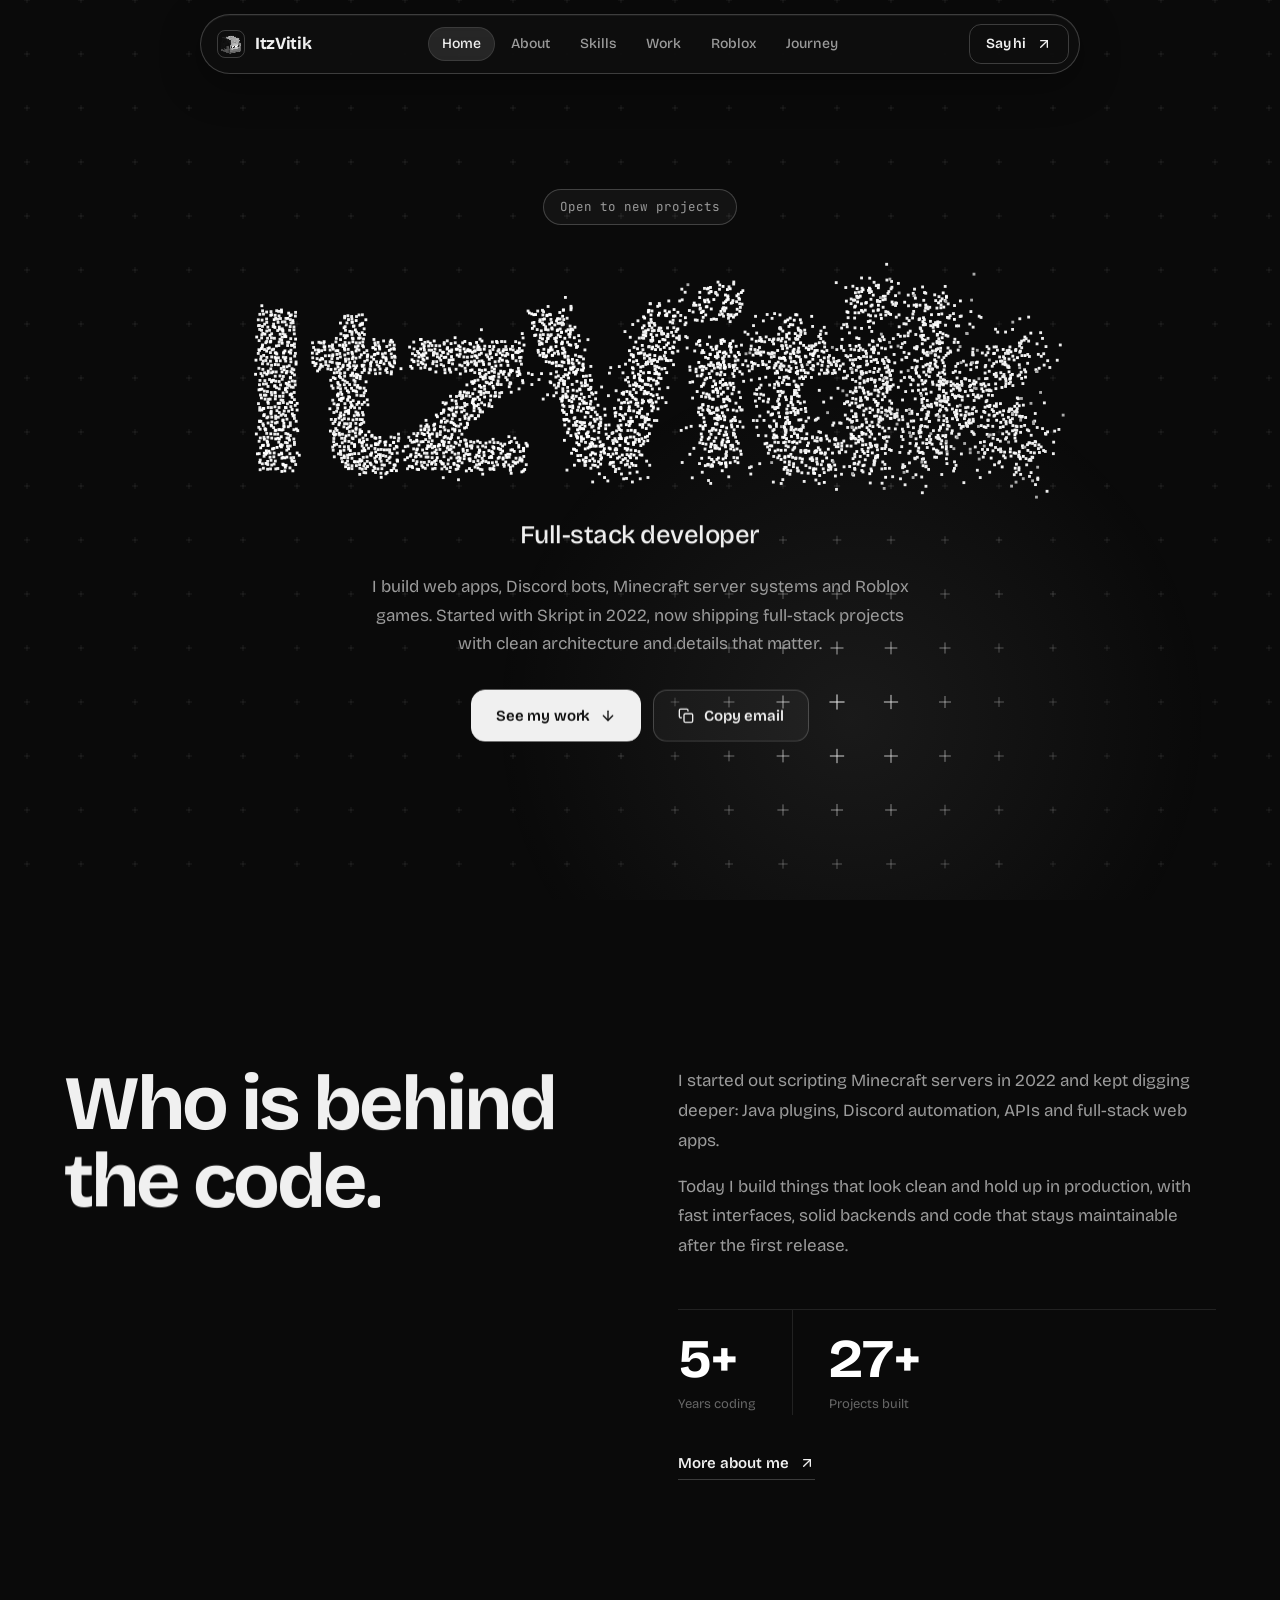
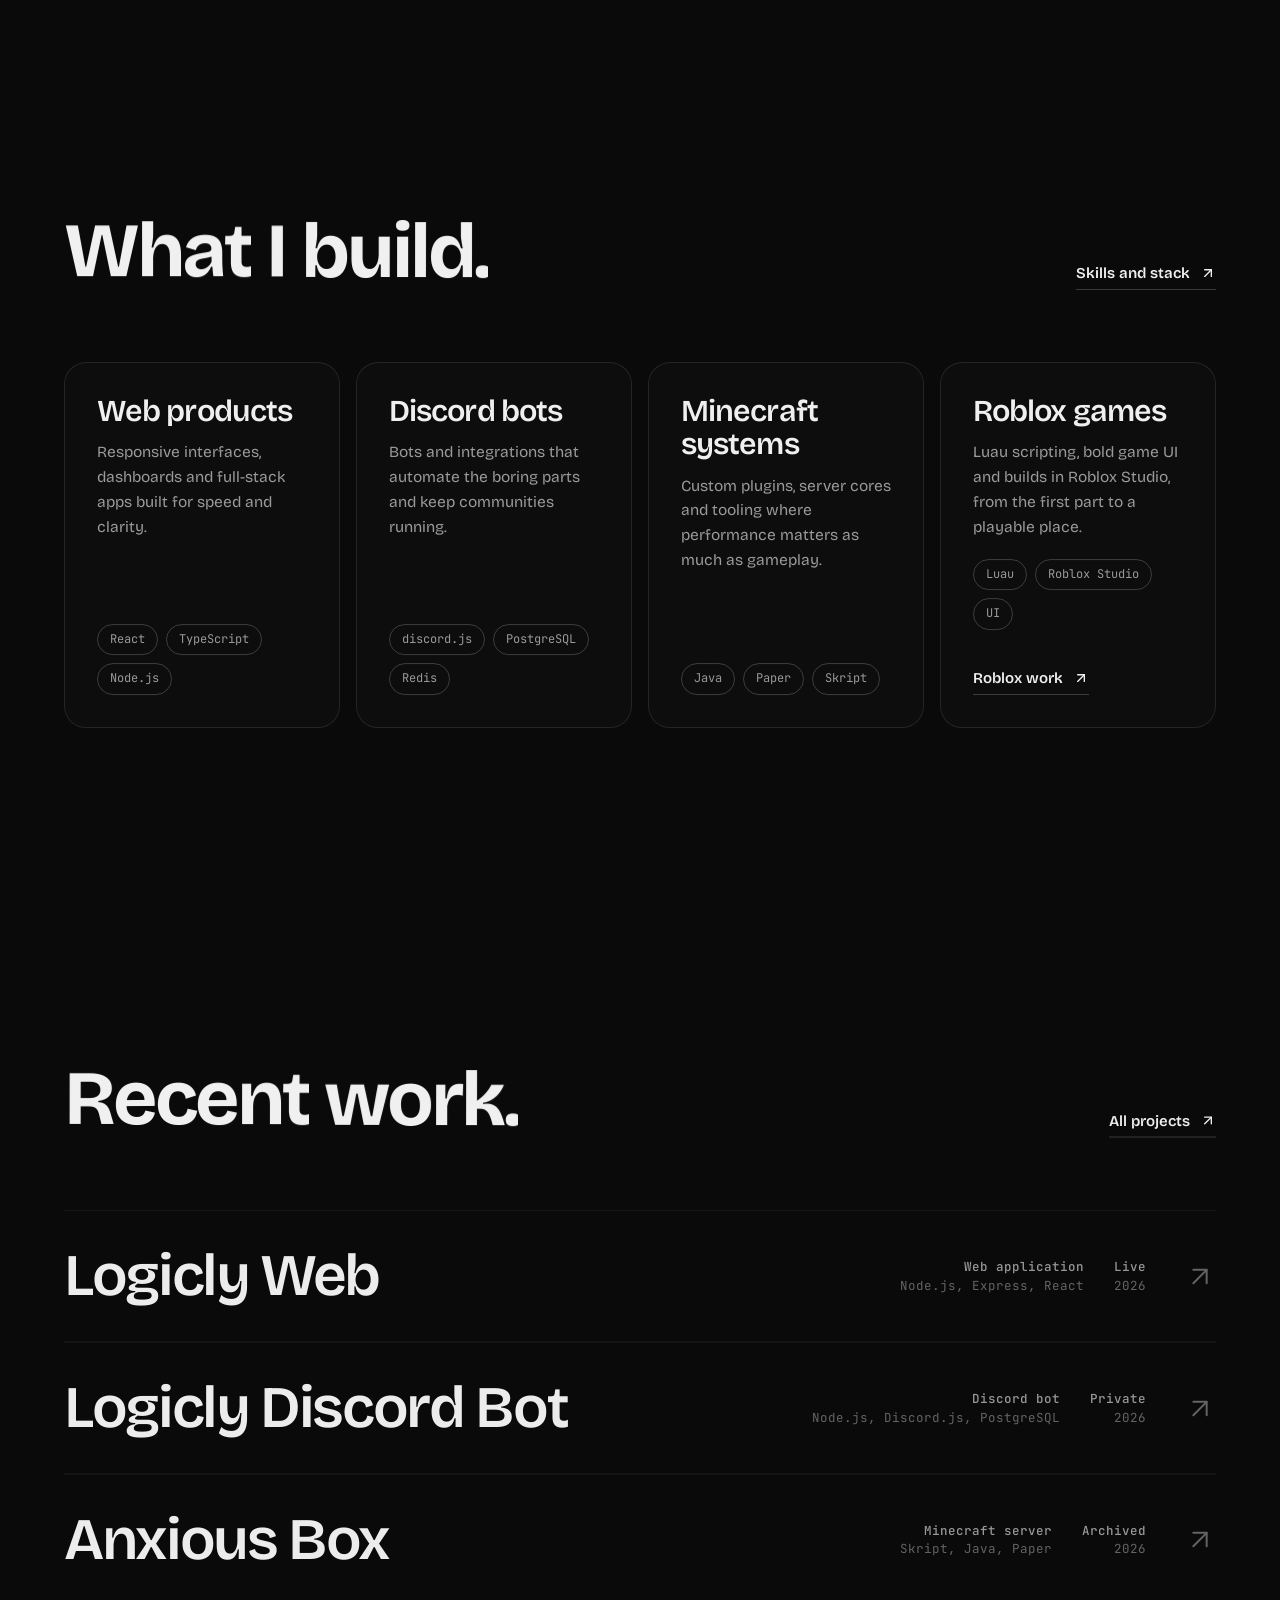
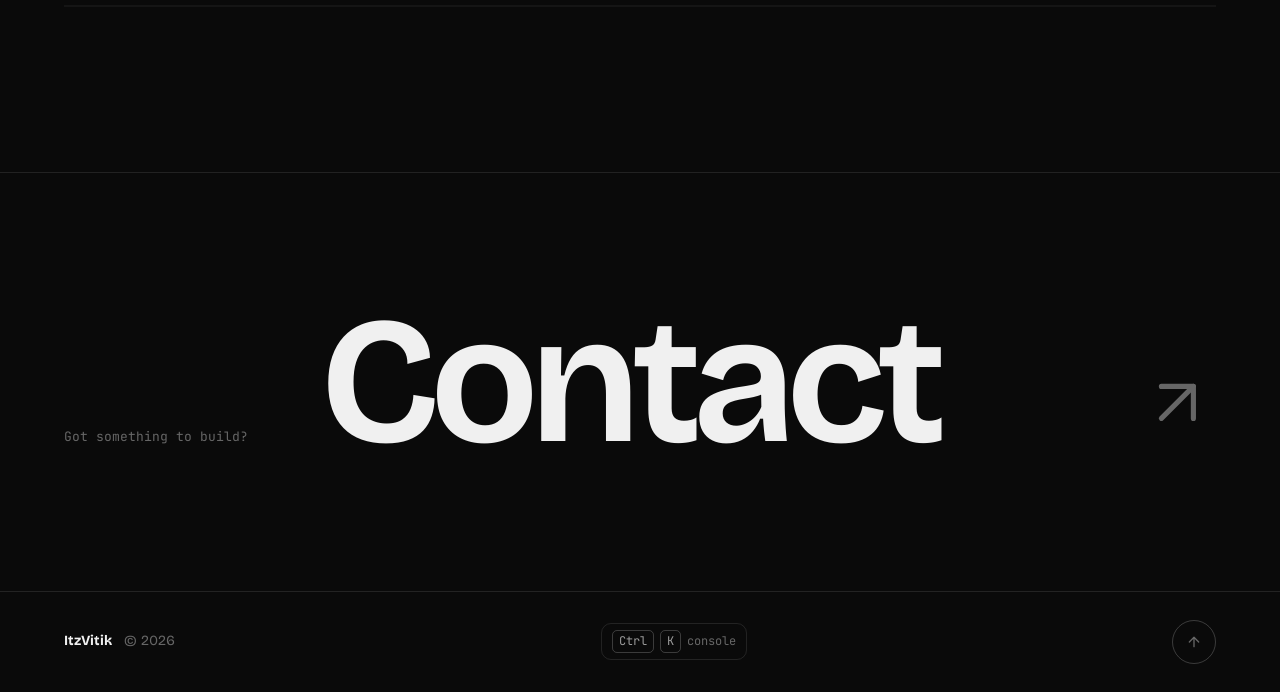
<file: index.html>
<!DOCTYPE html>
<html lang="en">
<head>
    <meta charset="UTF-8">
    <meta name="viewport" content="width=device-width, initial-scale=1, viewport-fit=cover">
    <title>ItzVitik - Full-Stack Developer</title>
    <meta name="description" content="ItzVitik is a full-stack developer building web apps, Discord bots, Minecraft server systems and Roblox games.">
    <meta name="theme-color" content="#0a0a0a">
    <link rel="icon" type="image/png" href="assets/img/favicon.png">
    <link rel="preload" href="assets/fonts/bricolage-grotesque-latin-wght-normal.woff2" as="font" type="font/woff2" crossorigin>
    <script>document.documentElement.classList.add('js');</script>
    <link rel="stylesheet" href="css/styles.css">
</head>
<body data-page="home">
    <div id="curtain" aria-hidden="true"><span id="curtain-label">Home</span></div>
    <canvas id="bg-grid" aria-hidden="true"></canvas>
    <div id="cursor-ring" aria-hidden="true"></div>
    <div id="cursor-dot" aria-hidden="true"></div>
    <header class="nav" id="nav">
        <a href="index.html" class="nav-logo" data-pl data-title="Home" aria-label="ItzVitik, home"><img src="assets/img/skin-head.png" alt="" width="28" height="28"><span>ItzVitik</span></a>
        <nav class="nav-links" id="nav-links" aria-label="Main"><span class="nav-pill" aria-hidden="true"></span><a href="index.html" data-pl data-title="Home" data-spy="home">Home</a><a href="about.html" data-pl data-title="About" data-spy="about">About</a><a href="skills.html" data-pl data-title="Skills" data-spy="skills">Skills</a><a href="work.html" data-pl data-title="Work" data-spy="work">Work</a><a href="roblox.html" data-pl data-title="Roblox" data-spy="roblox">Roblox</a><a href="journey.html" data-pl data-title="Journey" data-spy="experience">Journey</a></nav>
        <a href="contact.html" class="btn btn-small nav-cta" data-pl data-title="Contact" data-magnetic><span>Say hi</span><svg viewBox="0 0 24 24" fill="none" stroke="currentColor" stroke-width="2" stroke-linecap="round" stroke-linejoin="round" aria-hidden="true"><line x1="7" y1="17" x2="17" y2="7"></line><polyline points="7 7 17 7 17 17"></polyline></svg></a>
        <button class="nav-burger" id="nav-burger" aria-label="Open menu" aria-expanded="false" aria-controls="menu"><span></span><span></span></button>
        <div class="nav-progress" id="nav-progress" aria-hidden="true"></div>
    </header>
    <div class="menu" id="menu" aria-hidden="true"><nav class="menu-inner" aria-label="Mobile"><a href="index.html" data-pl data-title="Home">Home</a><a href="about.html" data-pl data-title="About">About</a><a href="skills.html" data-pl data-title="Skills">Skills</a><a href="work.html" data-pl data-title="Work">Work</a><a href="roblox.html" data-pl data-title="Roblox">Roblox</a><a href="journey.html" data-pl data-title="Journey">Journey</a><a href="contact.html" data-pl data-title="Contact">Contact</a></nav></div>
    <main id="top">
<section class="hero" id="home">
            <div class="hero-inner">
                <div class="status intro">Open to new projects</div>

                <h1 class="sr-only">ItzVitik</h1>
                <div class="name-wrap" id="name-wrap">
                    <canvas id="name-canvas" aria-hidden="true"></canvas>
                </div>

                <div class="roles intro" aria-label="Full-stack developer, Discord bot builder, Minecraft systems, Roblox Studio developer">
                    <div class="roles-track" id="roles-track" aria-hidden="true">
                        <span>Full-stack developer</span>
                        <span>Discord bot builder</span>
                        <span>Minecraft systems tinkerer</span>
                        <span>Roblox Studio developer</span>
                        <span>API and tooling nerd</span>
                        <span>Full-stack developer</span>
                    </div>
                </div>

                <p class="hero-lead intro">I build web apps, Discord bots, Minecraft server systems and Roblox games. Started with Skript in 2022, now shipping full-stack projects with clean architecture and details that matter.</p>

                <div class="hero-actions intro">
                    <a href="#recent" class="btn btn-primary" data-scroll="#recent" data-magnetic>
                        <span>See my work</span>
                        <svg viewBox="0 0 24 24" fill="none" stroke="currentColor" stroke-width="2" stroke-linecap="round" stroke-linejoin="round" aria-hidden="true"><line x1="12" y1="5" x2="12" y2="19"></line><polyline points="19 12 12 19 5 12"></polyline></svg>
                    </a>
                    <button type="button" class="btn btn-ghost" id="hero-copy-email" data-magnetic>
                        <span class="btn-icon" id="hero-copy-icon">
                            <svg viewBox="0 0 24 24" fill="none" stroke="currentColor" stroke-width="2" stroke-linecap="round" stroke-linejoin="round" aria-hidden="true"><rect x="9" y="9" width="13" height="13" rx="2"></rect><path d="M5 15H4a2 2 0 0 1-2-2V4a2 2 0 0 1 2-2h9a2 2 0 0 1 2 2v1"></path></svg>
                        </span>
                        <span id="hero-copy-text">Copy email</span>
                    </button>
                </div>
            </div>
        </section>
<section class="section" id="intro">
            <div class="wrap home-intro">
                <h2 class="h2" data-split>Who is behind the code.</h2>
                <div>
                    <div class="prose" data-reveal>
                        <p>I started out scripting Minecraft servers in 2022 and kept digging deeper: Java plugins, Discord automation, APIs and full-stack web apps.</p>
                        <p>Today I build things that look clean and hold up in production, with fast interfaces, solid backends and code that stays maintainable after the first release.</p>
                    </div>
                    <dl class="stats" data-reveal>
                        <div><dt>Years coding</dt><dd><span data-count="5">5</span>+</dd></div>
                        <div><dt>Projects built</dt><dd><span data-count="29">29</span>+</dd></div>
                    </dl>
                    <a class="more" href="about.html" data-pl data-title="About" data-reveal><span>More about me</span><svg viewBox="0 0 24 24" fill="none" stroke="currentColor" stroke-width="2" stroke-linecap="round" stroke-linejoin="round" aria-hidden="true"><line x1="7" y1="17" x2="17" y2="7"></line><polyline points="7 7 17 7 17 17"></polyline></svg></a>
                    <div class="gh" id="gh-feed" data-reveal>
                        <div class="gh-head"><span class="gh-dot" aria-hidden="true"></span><span>Live from GitHub</span></div>
                        <ul class="gh-list" id="gh-list"><li class="gh-skel"></li><li class="gh-skel"></li><li class="gh-skel"></li></ul>
                    </div>
                </div>
            </div>
        </section>
<section class="section" id="what">
            <div class="wrap">
                <div class="head">
                    <h2 class="h2" data-split>What I build.</h2>
                    <a class="more" href="skills.html" data-pl data-title="Skills" data-reveal><span>Skills and stack</span><svg viewBox="0 0 24 24" fill="none" stroke="currentColor" stroke-width="2" stroke-linecap="round" stroke-linejoin="round" aria-hidden="true"><line x1="7" y1="17" x2="17" y2="7"></line><polyline points="7 7 17 7 17 17"></polyline></svg></a>
                </div>
                <div class="cards">
                    <article class="card" data-reveal>
                        <h3>Web products</h3>
                        <p>Responsive interfaces, dashboards and full-stack apps built for speed and clarity.</p>
                        <div class="pills"><span>React</span><span>TypeScript</span><span>Node.js</span></div>
                    </article>
                    <article class="card" data-reveal>
                        <h3>Discord bots</h3>
                        <p>Bots and integrations that automate the boring parts and keep communities running.</p>
                        <div class="pills"><span>discord.js</span><span>PostgreSQL</span><span>Redis</span></div>
                    </article>
                    <article class="card" data-reveal>
                        <h3>Minecraft systems</h3>
                        <p>Custom plugins, server cores and tooling where performance matters as much as gameplay.</p>
                        <div class="pills"><span>Java</span><span>Paper</span><span>Skript</span></div>
                    </article>
                    <article class="card" data-reveal>
                        <h3>Roblox games</h3>
                        <p>Luau scripting, bold game UI and builds in Roblox Studio, from the first part to a playable place.</p>
                        <div class="pills"><span>Luau</span><span>Roblox Studio</span><span>UI</span></div>
                        <a class="more" href="roblox.html" data-pl data-title="Roblox"><span>Roblox work</span><svg viewBox="0 0 24 24" fill="none" stroke="currentColor" stroke-width="2" stroke-linecap="round" stroke-linejoin="round" aria-hidden="true"><line x1="7" y1="17" x2="17" y2="7"></line><polyline points="7 7 17 7 17 17"></polyline></svg></a>
                    </article>
                </div>
            </div>
        </section>
<section class="section" id="recent">
            <div class="wrap">
                <div class="head">
                    <h2 class="h2" data-split>Recent work.</h2>
                    <a class="more" href="work.html" data-pl data-title="Work" data-reveal><span>All projects</span><svg viewBox="0 0 24 24" fill="none" stroke="currentColor" stroke-width="2" stroke-linecap="round" stroke-linejoin="round" aria-hidden="true"><line x1="7" y1="17" x2="17" y2="7"></line><polyline points="7 7 17 7 17 17"></polyline></svg></a>
                </div>
                <div class="work-list" data-reveal>
                    <a class="work-row" href="work.html#/logiclyweb" data-pl data-title="Work">
                        <h3>Logicly Web</h3>
                        <div class="work-meta"><b>Web application</b>Node.js, Express, React</div>
                        <div class="work-meta"><b class="st st-live">Live</b>2026</div>
                        <svg class="work-arrow" viewBox="0 0 24 24" fill="none" stroke="currentColor" stroke-width="1.5" stroke-linecap="round" stroke-linejoin="round" aria-hidden="true"><line x1="7" y1="17" x2="17" y2="7"></line><polyline points="7 7 17 7 17 17"></polyline></svg>
                        <img class="work-thumb" src="assets/img/project-logicly-web.jpg" alt="" loading="lazy" width="1080" height="608">
                    </a>
                    <a class="work-row" href="work.html#/logiclydiscordbot" data-pl data-title="Work">
                        <h3>Logicly Discord Bot</h3>
                        <div class="work-meta"><b>Discord bot</b>Node.js, Discord.js, PostgreSQL</div>
                        <div class="work-meta"><b class="st st-private">Private</b>2026</div>
                        <svg class="work-arrow" viewBox="0 0 24 24" fill="none" stroke="currentColor" stroke-width="1.5" stroke-linecap="round" stroke-linejoin="round" aria-hidden="true"><line x1="7" y1="17" x2="17" y2="7"></line><polyline points="7 7 17 7 17 17"></polyline></svg>
                        <img class="work-thumb" src="assets/img/project-logicly-bot.jpg" alt="" loading="lazy" width="1080" height="608">
                    </a>
                    <a class="work-row" href="work.html#/anxiousbox" data-pl data-title="Work">
                        <h3>Anxious Box</h3>
                        <div class="work-meta"><b>Minecraft server</b>Skript, Java, Paper</div>
                        <div class="work-meta"><b class="st st-archived">Archived</b>2026</div>
                        <svg class="work-arrow" viewBox="0 0 24 24" fill="none" stroke="currentColor" stroke-width="1.5" stroke-linecap="round" stroke-linejoin="round" aria-hidden="true"><line x1="7" y1="17" x2="17" y2="7"></line><polyline points="7 7 17 7 17 17"></polyline></svg>
                        <img class="work-thumb" src="assets/img/project-anxious-box.jpg" alt="" loading="lazy" width="1080" height="608">
                    </a>
                </div>
            </div>
        </section>
<a class="next" href="contact.html" data-pl data-title="Contact"><span>Got something to build?</span><strong>Contact</strong><svg viewBox="0 0 24 24" fill="none" stroke="currentColor" stroke-width="1.6" stroke-linecap="round" stroke-linejoin="round" aria-hidden="true"><line x1="7" y1="17" x2="17" y2="7"></line><polyline points="7 7 17 7 17 17"></polyline></svg></a>

    </main>
    <footer class="footer">
        <div class="wrap footer-in">
            <div><strong>ItzVitik</strong> <span>&copy; <span id="year"></span></span></div>
            <button type="button" class="to-top" id="to-top" aria-label="Back to top">
                <svg viewBox="0 0 24 24" fill="none" stroke="currentColor" stroke-width="2" stroke-linecap="round" stroke-linejoin="round" aria-hidden="true"><line x1="12" y1="19" x2="12" y2="5"></line><polyline points="5 12 12 5 19 12"></polyline></svg>
            </button>
        </div>
    </footer>
    <div id="project-page" hidden></div><div class="work-preview" id="work-preview" hidden></div>
    <script src="js/vendor/gsap.min.js"></script>
    <script src="js/vendor/ScrollTrigger.min.js"></script>
    <script src="js/vendor/lenis.min.js"></script>
    <script defer src="js/main.js"></script>
</body>
</html>
</file>
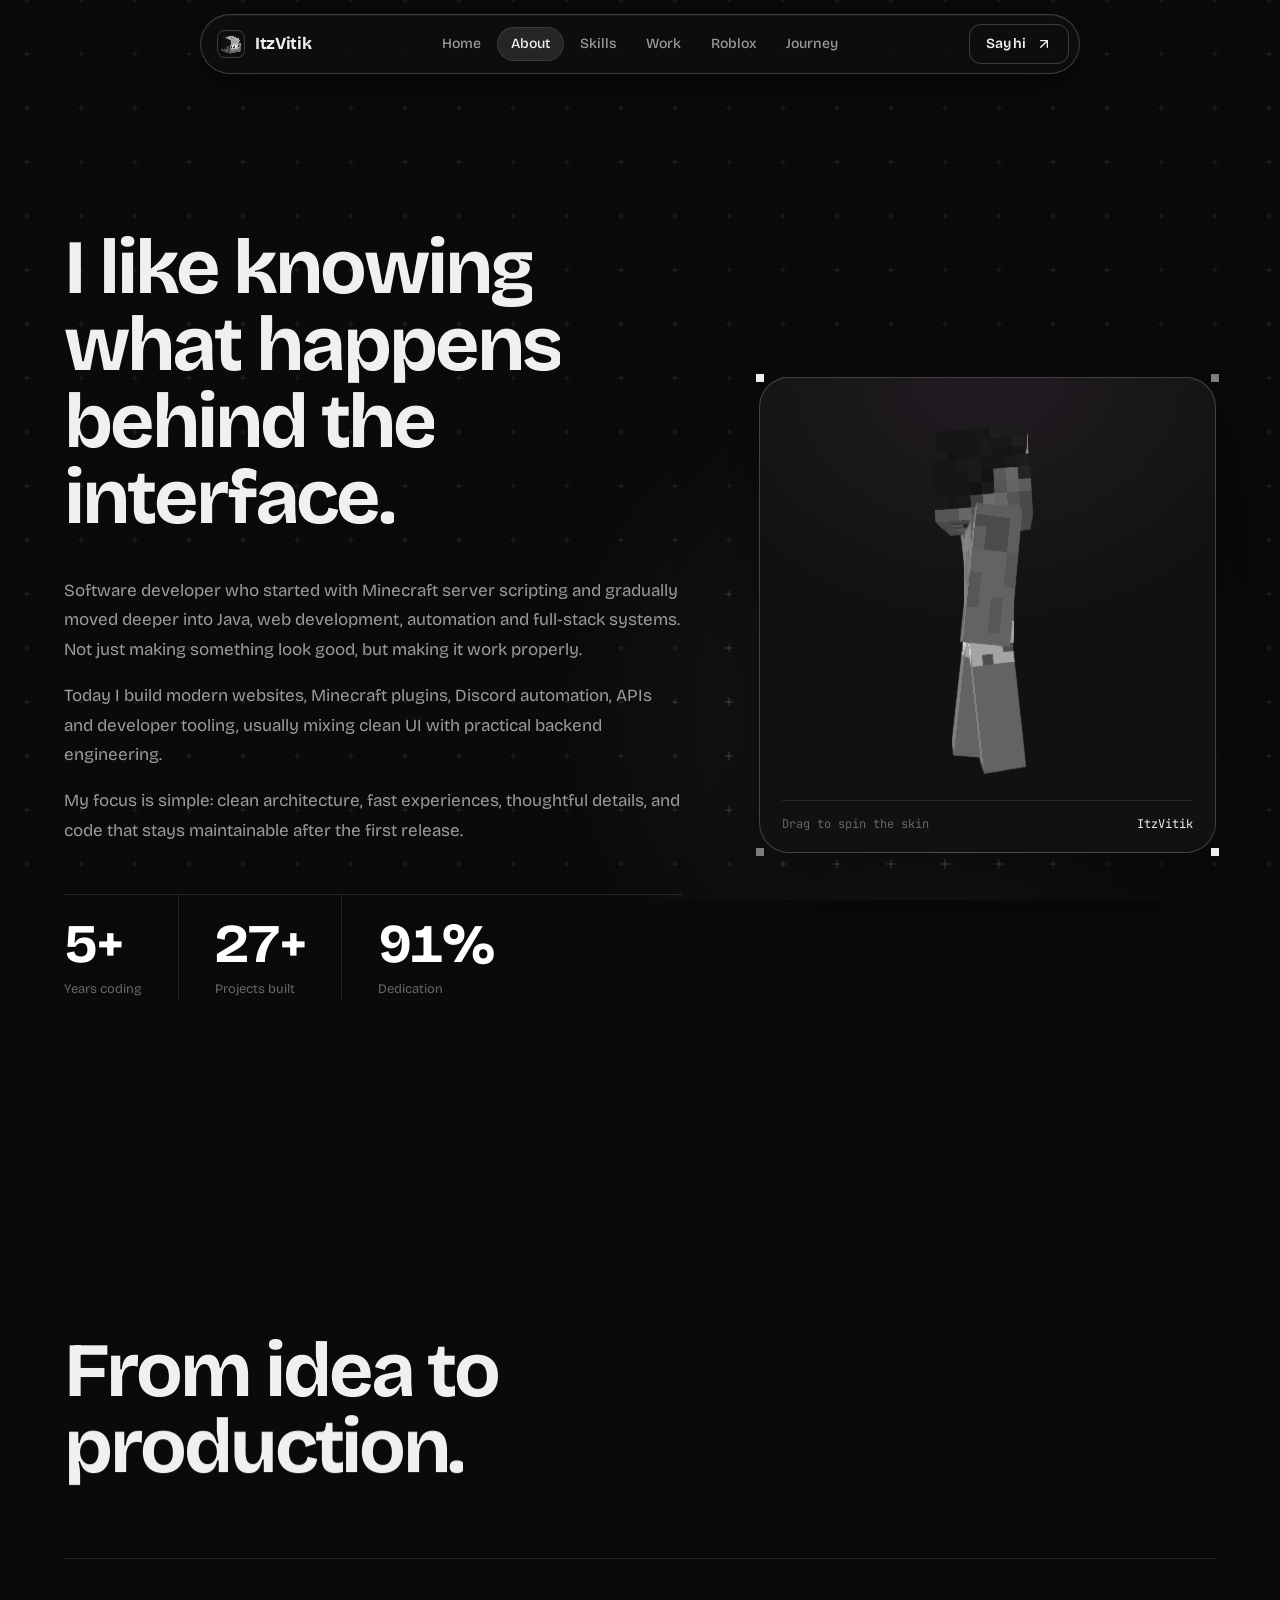
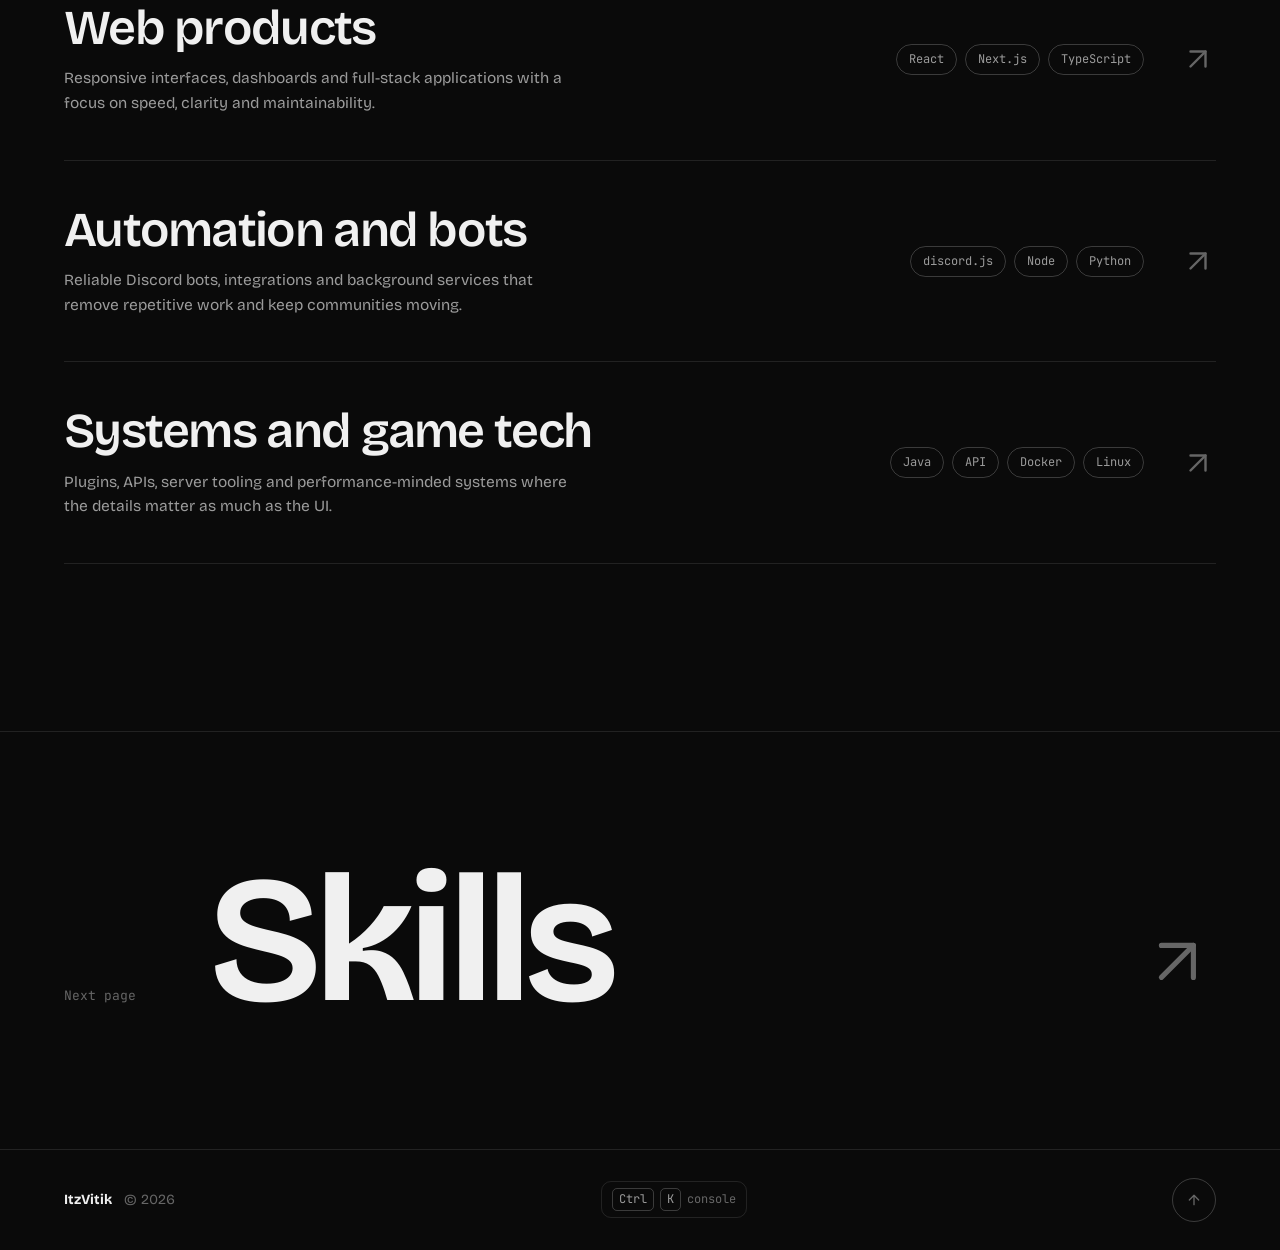
<file: about.html>
<!DOCTYPE html>
<html lang="en">
<head>
    <meta charset="UTF-8">
    <meta name="viewport" content="width=device-width, initial-scale=1, viewport-fit=cover">
    <title>About - ItzVitik</title>
    <meta name="description" content="ItzVitik is a full-stack developer building web apps, Discord bots, Minecraft server systems and Roblox games.">
    <meta name="theme-color" content="#0a0a0a">
    <link rel="icon" type="image/png" href="assets/img/favicon.png">
    <link rel="preload" href="assets/fonts/bricolage-grotesque-latin-wght-normal.woff2" as="font" type="font/woff2" crossorigin>
    <script>document.documentElement.classList.add('js');</script>
    <link rel="stylesheet" href="css/styles.css">
</head>
<body data-page="about">
    <div id="curtain" aria-hidden="true"><span id="curtain-label">About</span></div>
    <canvas id="bg-grid" aria-hidden="true"></canvas>
    <div id="cursor-ring" aria-hidden="true"></div>
    <div id="cursor-dot" aria-hidden="true"></div>
    <header class="nav" id="nav">
        <a href="index.html" class="nav-logo" data-pl data-title="Home" aria-label="ItzVitik, home"><img src="assets/img/skin-head.png" alt="" width="28" height="28"><span>ItzVitik</span></a>
        <nav class="nav-links" id="nav-links" aria-label="Main"><span class="nav-pill" aria-hidden="true"></span><a href="index.html" data-pl data-title="Home" data-spy="home">Home</a><a href="about.html" data-pl data-title="About" data-spy="about">About</a><a href="skills.html" data-pl data-title="Skills" data-spy="skills">Skills</a><a href="work.html" data-pl data-title="Work" data-spy="work">Work</a><a href="roblox.html" data-pl data-title="Roblox" data-spy="roblox">Roblox</a><a href="journey.html" data-pl data-title="Journey" data-spy="experience">Journey</a></nav>
        <a href="contact.html" class="btn btn-small nav-cta" data-pl data-title="Contact" data-magnetic><span>Say hi</span><svg viewBox="0 0 24 24" fill="none" stroke="currentColor" stroke-width="2" stroke-linecap="round" stroke-linejoin="round" aria-hidden="true"><line x1="7" y1="17" x2="17" y2="7"></line><polyline points="7 7 17 7 17 17"></polyline></svg></a>
        <button class="nav-burger" id="nav-burger" aria-label="Open menu" aria-expanded="false" aria-controls="menu"><span></span><span></span></button>
        <div class="nav-progress" id="nav-progress" aria-hidden="true"></div>
    </header>
    <div class="menu" id="menu" aria-hidden="true"><nav class="menu-inner" aria-label="Mobile"><a href="index.html" data-pl data-title="Home">Home</a><a href="about.html" data-pl data-title="About">About</a><a href="skills.html" data-pl data-title="Skills">Skills</a><a href="work.html" data-pl data-title="Work">Work</a><a href="roblox.html" data-pl data-title="Roblox">Roblox</a><a href="journey.html" data-pl data-title="Journey">Journey</a><a href="contact.html" data-pl data-title="Contact">Contact</a></nav></div>
    <main id="top">
<section class="section page-top" id="about">
            <h1 class="sr-only">About</h1>
            <div class="wrap about-grid">
                <div class="about-text">
                    <h2 class="h2" data-split>I like knowing what happens behind the interface.</h2>
                    <div class="prose" data-reveal>
                        <p>Software developer who started with Minecraft server scripting and gradually moved deeper into Java, web development, automation and full-stack systems. Not just making something look good, but making it work properly.</p>
                        <p>Today I build modern websites, Minecraft plugins, Discord automation, APIs and developer tooling, usually mixing clean UI with practical backend engineering.</p>
                        <p>My focus is simple: clean architecture, fast experiences, thoughtful details, and code that stays maintainable after the first release.</p>
                    </div>
                    <dl class="stats" data-reveal>
                        <div><dt>Years coding</dt><dd><span data-count="5">5</span>+</dd></div>
                        <div><dt>Projects built</dt><dd><span data-count="29">29</span>+</dd></div>
                        <div><dt>Dedication</dt><dd><span data-count="97">97</span>%</dd></div>
                    </dl>
                </div>

                <div class="tilt" id="tilt">
                    <div class="tilt-card" id="tilt-card">
                        <i class="px px-tl"></i><i class="px px-tr"></i><i class="px px-bl"></i><i class="px px-br"></i>
                        <div class="skin-stage" id="skin-stage">
                            <div class="skin-loading" id="skin-loading">
                                <span class="spinner"></span>
                                <span>Loading skin</span>
                            </div>
                            <canvas id="skin-canvas"></canvas>
                        </div>
                        <div class="tilt-foot">
                            <span>Drag to spin the skin</span>
                            <span class="tilt-name">ItzVitik</span>
                        </div>
                    </div>
                </div>
            </div>
        </section>
<section class="section" id="build">
            <div class="wrap">
                <div class="head">
                    <h2 class="h2" data-split>From idea to production.</h2>
                </div>

                <div class="rows">
                    <article class="row">
                        <div class="row-main">
                            <h3>Web products</h3>
                            <p>Responsive interfaces, dashboards and full-stack applications with a focus on speed, clarity and maintainability.</p>
                        </div>
                        <div class="row-tags"><span>React</span><span>Next.js</span><span>TypeScript</span></div>
                        <svg class="row-arrow" viewBox="0 0 24 24" fill="none" stroke="currentColor" stroke-width="1.6" stroke-linecap="round" stroke-linejoin="round" aria-hidden="true"><line x1="7" y1="17" x2="17" y2="7"></line><polyline points="7 7 17 7 17 17"></polyline></svg>
                    </article>
                    <article class="row">
                        <div class="row-main">
                            <h3>Automation and bots</h3>
                            <p>Reliable Discord bots, integrations and background services that remove repetitive work and keep communities moving.</p>
                        </div>
                        <div class="row-tags"><span>discord.js</span><span>Node</span><span>Python</span></div>
                        <svg class="row-arrow" viewBox="0 0 24 24" fill="none" stroke="currentColor" stroke-width="1.6" stroke-linecap="round" stroke-linejoin="round" aria-hidden="true"><line x1="7" y1="17" x2="17" y2="7"></line><polyline points="7 7 17 7 17 17"></polyline></svg>
                    </article>
                    <article class="row">
                        <div class="row-main">
                            <h3>Systems and game tech</h3>
                            <p>Plugins, APIs, server tooling and performance-minded systems where the details matter as much as the UI.</p>
                        </div>
                        <div class="row-tags"><span>Java</span><span>API</span><span>Docker</span><span>Linux</span></div>
                        <svg class="row-arrow" viewBox="0 0 24 24" fill="none" stroke="currentColor" stroke-width="1.6" stroke-linecap="round" stroke-linejoin="round" aria-hidden="true"><line x1="7" y1="17" x2="17" y2="7"></line><polyline points="7 7 17 7 17 17"></polyline></svg>
                    </article>
                </div>
            </div>
        </section>
<a class="next" href="skills.html" data-pl data-title="Skills"><span>Next page</span><strong>Skills</strong><svg viewBox="0 0 24 24" fill="none" stroke="currentColor" stroke-width="1.6" stroke-linecap="round" stroke-linejoin="round" aria-hidden="true"><line x1="7" y1="17" x2="17" y2="7"></line><polyline points="7 7 17 7 17 17"></polyline></svg></a>
    </main>
    <footer class="footer">
        <div class="wrap footer-in">
            <div><strong>ItzVitik</strong> <span>&copy; <span id="year"></span></span></div>
            <button type="button" class="to-top" id="to-top" aria-label="Back to top">
                <svg viewBox="0 0 24 24" fill="none" stroke="currentColor" stroke-width="2" stroke-linecap="round" stroke-linejoin="round" aria-hidden="true"><line x1="12" y1="19" x2="12" y2="5"></line><polyline points="5 12 12 5 19 12"></polyline></svg>
            </button>
        </div>
    </footer>
    <div id="project-page" hidden></div><div class="work-preview" id="work-preview" hidden></div>
    <script src="js/vendor/gsap.min.js"></script>
    <script src="js/vendor/ScrollTrigger.min.js"></script>
    <script src="js/vendor/lenis.min.js"></script><script defer src="js/vendor/skinview3d.bundle.js"></script>
    <script defer src="js/main.js"></script>
</body>
</html>
</file>
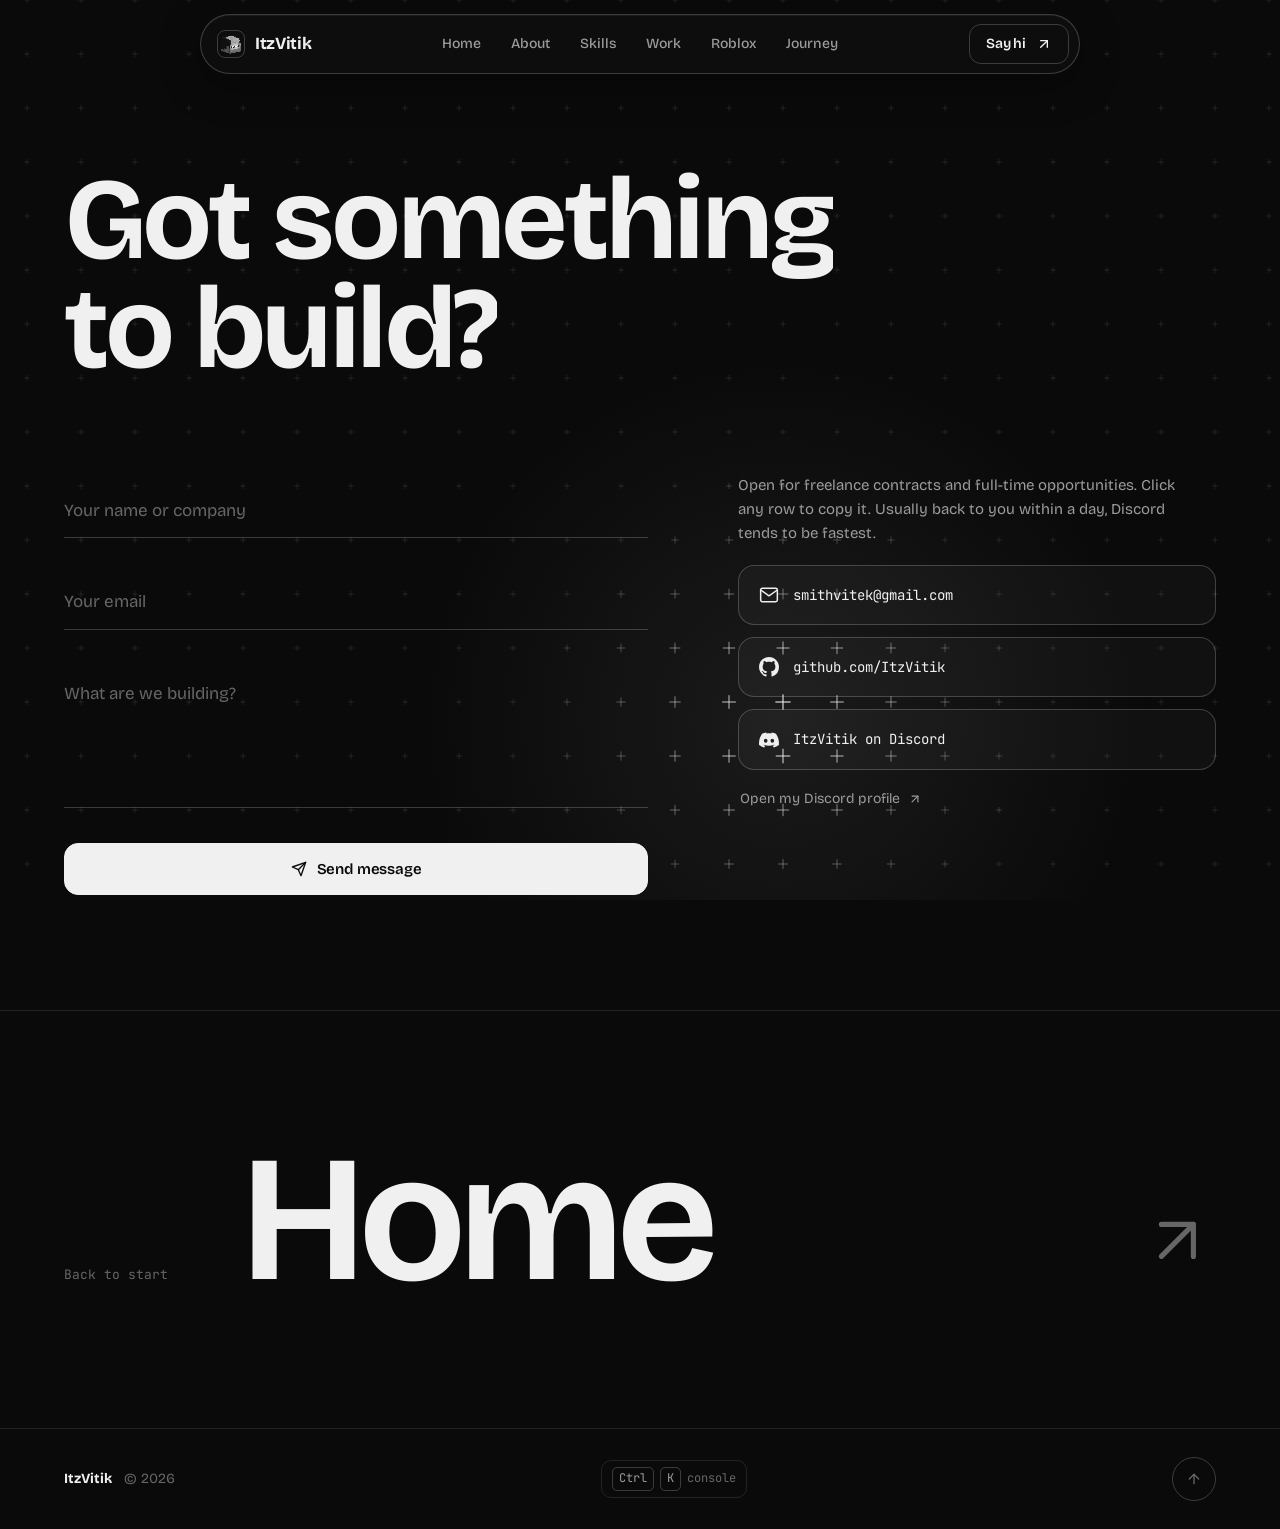
<file: contact.html>
<!DOCTYPE html>
<html lang="en">
<head>
    <meta charset="UTF-8">
    <meta name="viewport" content="width=device-width, initial-scale=1, viewport-fit=cover">
    <title>Contact - ItzVitik</title>
    <meta name="description" content="ItzVitik is a full-stack developer building web apps, Discord bots, Minecraft server systems and Roblox games.">
    <meta name="theme-color" content="#0a0a0a">
    <link rel="icon" type="image/png" href="assets/img/favicon.png">
    <link rel="preload" href="assets/fonts/bricolage-grotesque-latin-wght-normal.woff2" as="font" type="font/woff2" crossorigin>
    <script>document.documentElement.classList.add('js');</script>
    <link rel="stylesheet" href="css/styles.css">
</head>
<body data-page="contact">
    <div id="curtain" aria-hidden="true"><span id="curtain-label">Contact</span></div>
    <canvas id="bg-grid" aria-hidden="true"></canvas>
    <div id="cursor-ring" aria-hidden="true"></div>
    <div id="cursor-dot" aria-hidden="true"></div>
    <header class="nav" id="nav">
        <a href="index.html" class="nav-logo" data-pl data-title="Home" aria-label="ItzVitik, home"><img src="assets/img/skin-head.png" alt="" width="28" height="28"><span>ItzVitik</span></a>
        <nav class="nav-links" id="nav-links" aria-label="Main"><span class="nav-pill" aria-hidden="true"></span><a href="index.html" data-pl data-title="Home" data-spy="home">Home</a><a href="about.html" data-pl data-title="About" data-spy="about">About</a><a href="skills.html" data-pl data-title="Skills" data-spy="skills">Skills</a><a href="work.html" data-pl data-title="Work" data-spy="work">Work</a><a href="roblox.html" data-pl data-title="Roblox" data-spy="roblox">Roblox</a><a href="journey.html" data-pl data-title="Journey" data-spy="experience">Journey</a></nav>
        <a href="contact.html" class="btn btn-small nav-cta" data-pl data-title="Contact" data-magnetic><span>Say hi</span><svg viewBox="0 0 24 24" fill="none" stroke="currentColor" stroke-width="2" stroke-linecap="round" stroke-linejoin="round" aria-hidden="true"><line x1="7" y1="17" x2="17" y2="7"></line><polyline points="7 7 17 7 17 17"></polyline></svg></a>
        <button class="nav-burger" id="nav-burger" aria-label="Open menu" aria-expanded="false" aria-controls="menu"><span></span><span></span></button>
        <div class="nav-progress" id="nav-progress" aria-hidden="true"></div>
    </header>
    <div class="menu" id="menu" aria-hidden="true"><nav class="menu-inner" aria-label="Mobile"><a href="index.html" data-pl data-title="Home">Home</a><a href="about.html" data-pl data-title="About">About</a><a href="skills.html" data-pl data-title="Skills">Skills</a><a href="work.html" data-pl data-title="Work">Work</a><a href="roblox.html" data-pl data-title="Roblox">Roblox</a><a href="journey.html" data-pl data-title="Journey">Journey</a><a href="contact.html" data-pl data-title="Contact">Contact</a></nav></div>
    <main id="top">
<section class="section contact" id="contact">
            <h1 class="sr-only">Contact</h1>
            <div class="wrap">
                <h2 class="h2 h2-xl" data-split>Got something to build?</h2>

                <div class="contact-grid">
                    <form class="form" id="contact-form" data-reveal novalidate>
                        <label class="field">
                            <input type="text" name="name" required placeholder=" " autocomplete="name">
                            <span>Your name or company</span>
                        </label>
                        <label class="field">
                            <input type="email" name="email" required placeholder=" " autocomplete="email">
                            <span>Your email</span>
                        </label>
                        <label class="field">
                            <textarea name="message" rows="4" required placeholder=" "></textarea>
                            <span>What are we building?</span>
                        </label>
                        <button type="submit" class="btn btn-primary btn-wide" id="contact-submit" data-magnetic>
                            <span class="btn-icon" id="contact-submit-icon">
                                <svg viewBox="0 0 24 24" fill="none" stroke="currentColor" stroke-width="2" stroke-linecap="round" stroke-linejoin="round" aria-hidden="true"><line x1="22" y1="2" x2="11" y2="13"></line><polygon points="22 2 15 22 11 13 2 9 22 2"></polygon></svg>
                            </span>
                            <span id="contact-submit-text">Send message</span>
                        </button>
                    </form>

                    <div class="links" data-reveal>
                        <p class="links-note">Open for freelance contracts and full-time opportunities. Click any row to copy it. Usually back to you within a day, Discord tends to be fastest.</p>

                        <div class="copy-row" role="button" tabindex="0" data-copy="smithvitek@gmail.com">
                            <svg viewBox="0 0 24 24" fill="none" stroke="currentColor" stroke-width="1.8" stroke-linecap="round" stroke-linejoin="round" aria-hidden="true"><rect x="2" y="4" width="20" height="16" rx="2"></rect><path d="m22 6-10 7L2 6"></path></svg>
                            <span class="copy-text">smithvitek@gmail.com</span>
                            <span class="copy-state">Copied</span>
                        </div>
                        <div class="copy-row" role="button" tabindex="0" data-copy="https://github.com/ItzVitik">
                            <svg viewBox="0 0 24 24" fill="currentColor" aria-hidden="true"><path d="M12 0C5.37 0 0 5.37 0 12c0 5.31 3.435 9.795 8.205 11.385.6.105.825-.255.825-.57 0-.285-.015-1.23-.015-2.235-3.015.555-3.795-.735-4.035-1.41-.135-.345-.72-1.41-1.23-1.695-.42-.225-1.02-.78-.015-.795.945-.015 1.62.87 1.845 1.23 1.08 1.815 2.805 1.305 3.495.99.105-.78.42-1.305.765-1.605-2.67-.3-5.46-1.335-5.46-5.925 0-1.305.465-2.385 1.23-3.225-.12-.3-.54-1.53.12-3.18 0 0 1.005-.315 3.3 1.23.96-.27 1.98-.405 3-.405s2.04.135 3 .405c2.295-1.56 3.3-1.23 3.3-1.23.66 1.65.24 2.88.12 3.18.765.84 1.23 1.905 1.23 3.225 0 4.605-2.805 5.625-5.475 5.925.435.375.81 1.095.81 2.22 0 1.605-.015 2.895-.015 3.3 0 .315.225.69.825.57A12.02 12.02 0 0024 12c0-6.63-5.37-12-12-12z"></path></svg>
                            <span class="copy-text">github.com/ItzVitik</span>
                            <span class="copy-state">Copied</span>
                        </div>
                        <div class="copy-row" role="button" tabindex="0" data-copy="ItzVitik">
                            <svg viewBox="0 0 24 24" fill="currentColor" aria-hidden="true"><path d="M20.317 4.3698a19.7913 19.7913 0 00-4.8851-1.5152.0741.0741 0 00-.0785.0371c-.211.3753-.4447.8648-.6083 1.2495-1.8447-.2762-3.68-.2762-5.4868 0-.1636-.3933-.4058-.8742-.6177-1.2495a.077.077 0 00-.0785-.037 19.7363 19.7363 0 00-4.8852 1.515.0699.0699 0 00-.0321.0277C.5334 9.0458-.319 13.5799.0992 18.0578a.0824.0824 0 00.0312.0561c2.0528 1.5076 4.0413 2.4228 5.9929 3.0294a.0777.0777 0 00.0842-.0276c.4616-.6304.8731-1.2952 1.226-1.9942a.076.076 0 00-.0416-.1057c-.6528-.2476-1.2743-.5495-1.8722-.8923a.077.077 0 01-.0076-.1277c.1258-.0943.2517-.1923.3718-.2914a.0743.0743 0 01.0776-.0105c3.9278 1.7933 8.18 1.7933 12.0614 0a.0739.0739 0 01.0785.0095c.1202.099.246.1981.3728.2924a.077.077 0 01-.0066.1276 12.2986 12.2986 0 01-1.873.8914.0766.0766 0 00-.0407.1067c.3604.698.7719 1.3628 1.225 1.9932a.076.076 0 00.0842.0286c1.961-.6067 3.9495-1.5219 6.0023-3.0294a.077.077 0 00.0313-.0552c.5004-5.177-.8382-9.6739-3.5485-13.6604a.061.061 0 00-.0312-.0286zM8.02 15.3312c-1.1825 0-2.1569-1.0857-2.1569-2.419 0-1.3332.9555-2.419 2.157-2.419 1.2108 0 2.1757 1.0952 2.1568 2.419 0 1.3332-.9555 2.419-2.1569 2.419zm7.9748 0c-1.1825 0-2.1569-1.0857-2.1569-2.419 0-1.3332.9554-2.419 2.1569-2.419 1.2108 0 2.1757 1.0952 2.1568 2.419 0 1.3332-.946 2.419-2.1568 2.419Z"></path></svg>
                            <span class="copy-text">ItzVitik on Discord</span>
                            <span class="copy-state">Copied</span>
                        </div>
                        <a class="copy-link" href="https://discord.com/users/1077671766417227816" target="_blank" rel="noopener">
                            <span>Open my Discord profile</span>
                            <svg viewBox="0 0 24 24" fill="none" stroke="currentColor" stroke-width="2" stroke-linecap="round" stroke-linejoin="round" aria-hidden="true"><line x1="7" y1="17" x2="17" y2="7"></line><polyline points="7 7 17 7 17 17"></polyline></svg>
                        </a>
                    </div>
                </div>
            </div>
        </section>
<a class="next" href="index.html" data-pl data-title="Home"><span>Back to start</span><strong>Home</strong><svg viewBox="0 0 24 24" fill="none" stroke="currentColor" stroke-width="1.6" stroke-linecap="round" stroke-linejoin="round" aria-hidden="true"><line x1="7" y1="17" x2="17" y2="7"></line><polyline points="7 7 17 7 17 17"></polyline></svg></a>
    </main>
    <footer class="footer">
        <div class="wrap footer-in">
            <div><strong>ItzVitik</strong> <span>&copy; <span id="year"></span></span></div>
            <button type="button" class="to-top" id="to-top" aria-label="Back to top">
                <svg viewBox="0 0 24 24" fill="none" stroke="currentColor" stroke-width="2" stroke-linecap="round" stroke-linejoin="round" aria-hidden="true"><line x1="12" y1="19" x2="12" y2="5"></line><polyline points="5 12 12 5 19 12"></polyline></svg>
            </button>
        </div>
    </footer>
    <div id="project-page" hidden></div><div class="work-preview" id="work-preview" hidden></div>
    <script src="js/vendor/gsap.min.js"></script>
    <script src="js/vendor/ScrollTrigger.min.js"></script>
    <script src="js/vendor/lenis.min.js"></script>
    <script defer src="js/main.js"></script>
</body>
</html>
</file>
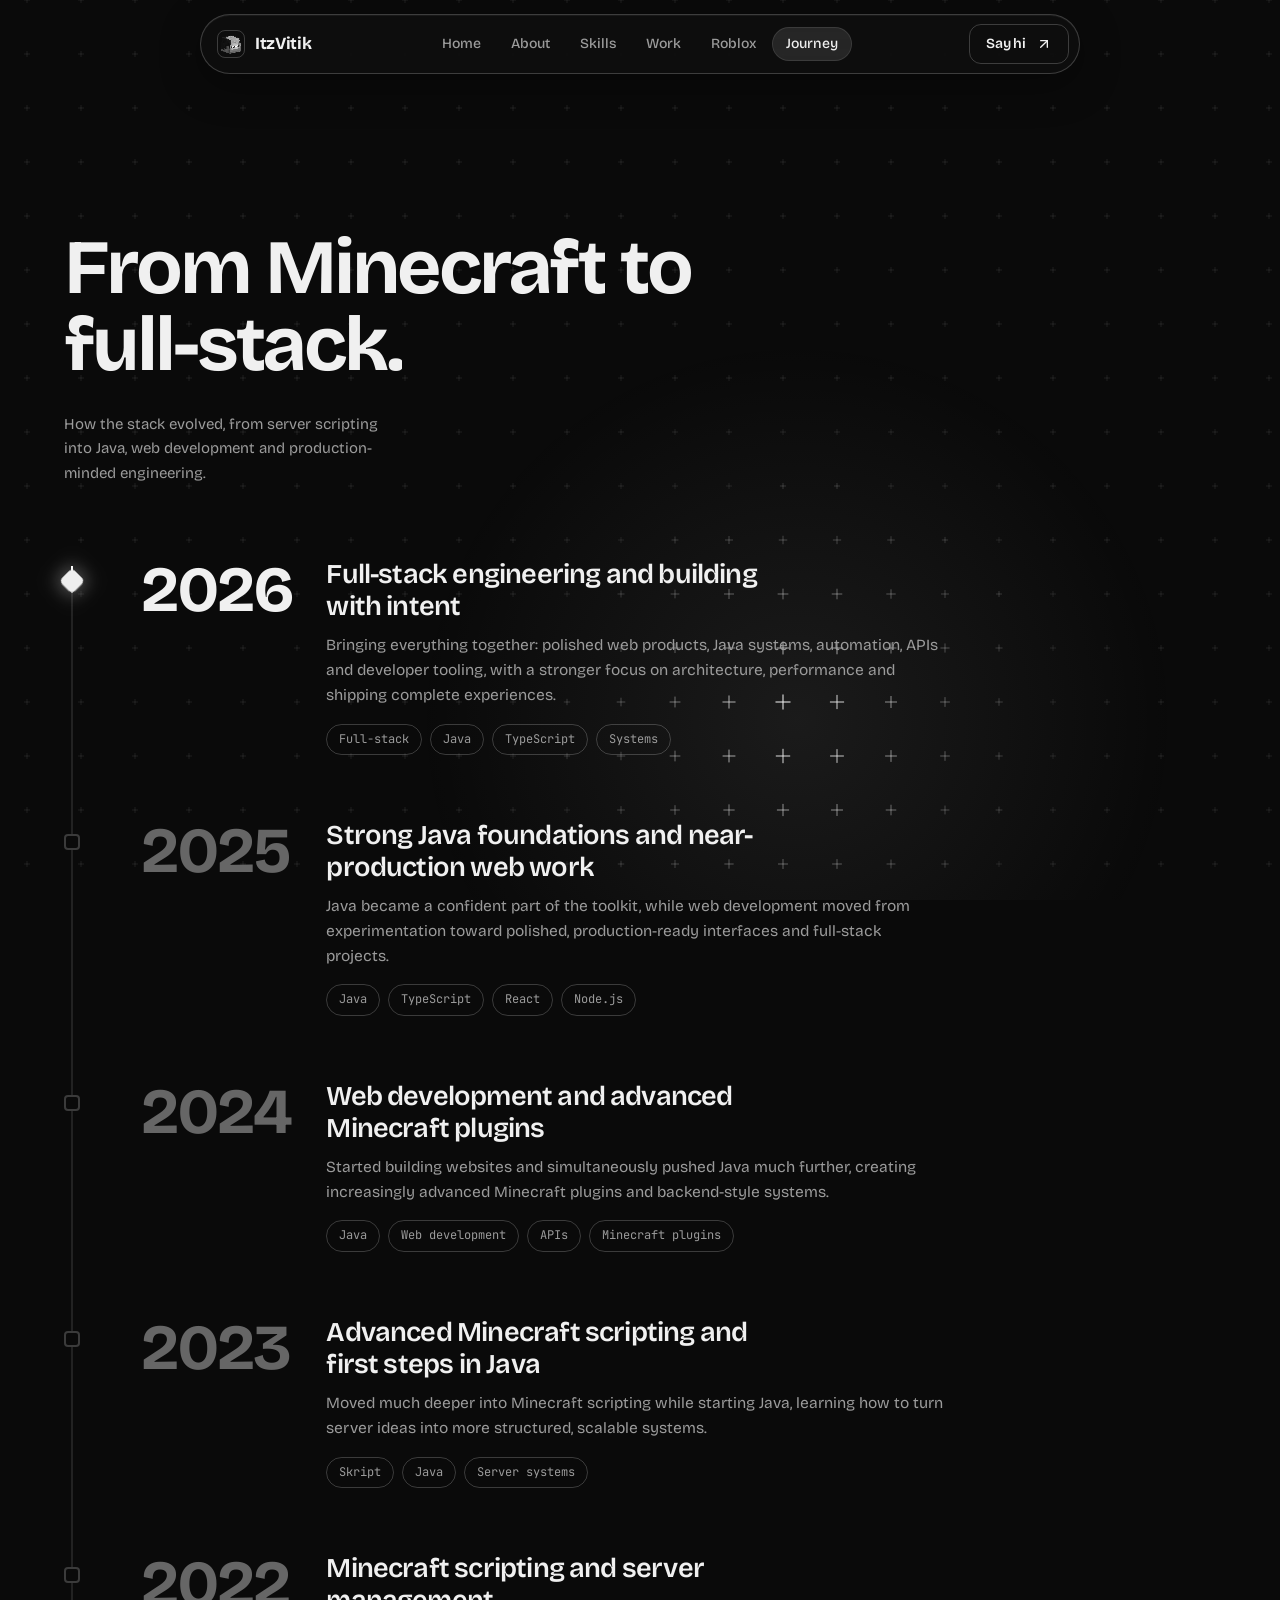
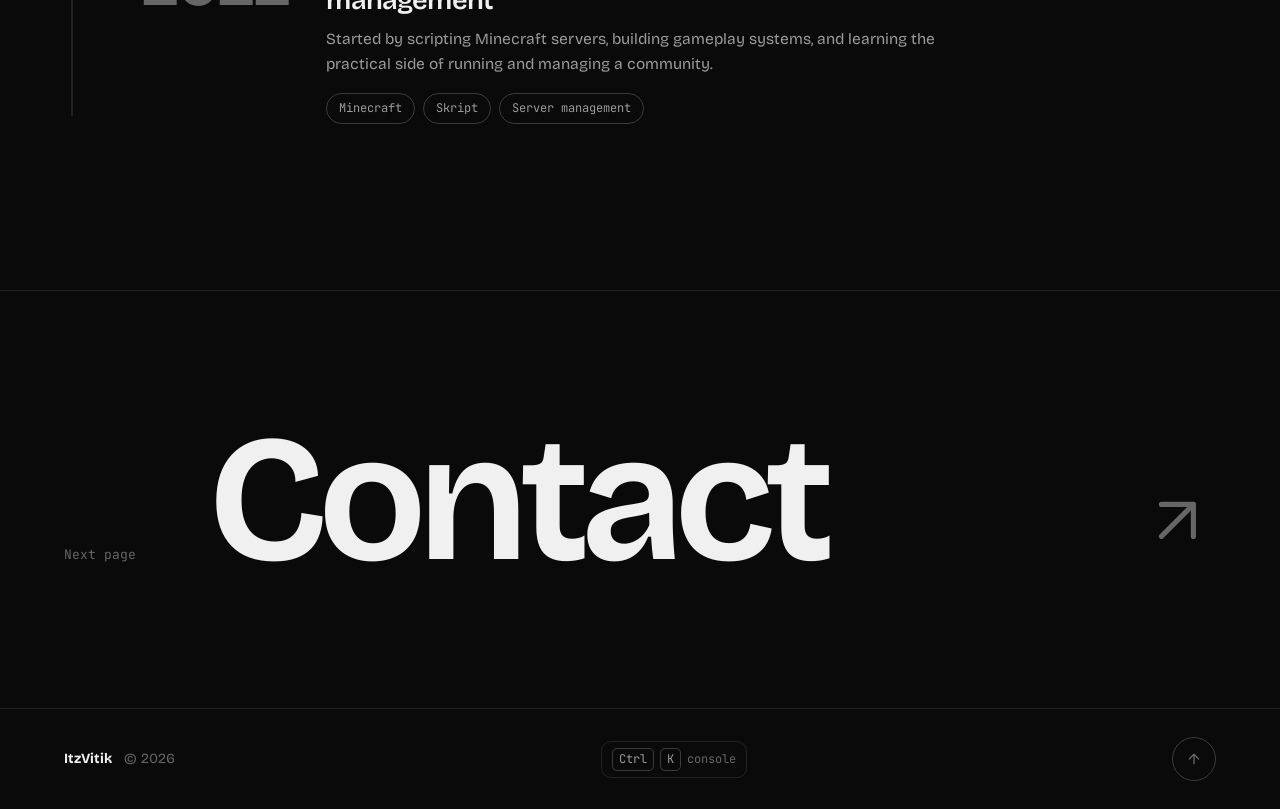
<file: journey.html>
<!DOCTYPE html>
<html lang="en">
<head>
    <meta charset="UTF-8">
    <meta name="viewport" content="width=device-width, initial-scale=1, viewport-fit=cover">
    <title>Journey - ItzVitik</title>
    <meta name="description" content="ItzVitik is a full-stack developer building web apps, Discord bots, Minecraft server systems and Roblox games.">
    <meta name="theme-color" content="#0a0a0a">
    <link rel="icon" type="image/png" href="assets/img/favicon.png">
    <link rel="preload" href="assets/fonts/bricolage-grotesque-latin-wght-normal.woff2" as="font" type="font/woff2" crossorigin>
    <script>document.documentElement.classList.add('js');</script>
    <link rel="stylesheet" href="css/styles.css">
</head>
<body data-page="experience">
    <div id="curtain" aria-hidden="true"><span id="curtain-label">Journey</span></div>
    <canvas id="bg-grid" aria-hidden="true"></canvas>
    <div id="cursor-ring" aria-hidden="true"></div>
    <div id="cursor-dot" aria-hidden="true"></div>
    <header class="nav" id="nav">
        <a href="index.html" class="nav-logo" data-pl data-title="Home" aria-label="ItzVitik, home"><img src="assets/img/skin-head.png" alt="" width="28" height="28"><span>ItzVitik</span></a>
        <nav class="nav-links" id="nav-links" aria-label="Main"><span class="nav-pill" aria-hidden="true"></span><a href="index.html" data-pl data-title="Home" data-spy="home">Home</a><a href="about.html" data-pl data-title="About" data-spy="about">About</a><a href="skills.html" data-pl data-title="Skills" data-spy="skills">Skills</a><a href="work.html" data-pl data-title="Work" data-spy="work">Work</a><a href="roblox.html" data-pl data-title="Roblox" data-spy="roblox">Roblox</a><a href="journey.html" data-pl data-title="Journey" data-spy="experience">Journey</a></nav>
        <a href="contact.html" class="btn btn-small nav-cta" data-pl data-title="Contact" data-magnetic><span>Say hi</span><svg viewBox="0 0 24 24" fill="none" stroke="currentColor" stroke-width="2" stroke-linecap="round" stroke-linejoin="round" aria-hidden="true"><line x1="7" y1="17" x2="17" y2="7"></line><polyline points="7 7 17 7 17 17"></polyline></svg></a>
        <button class="nav-burger" id="nav-burger" aria-label="Open menu" aria-expanded="false" aria-controls="menu"><span></span><span></span></button>
        <div class="nav-progress" id="nav-progress" aria-hidden="true"></div>
    </header>
    <div class="menu" id="menu" aria-hidden="true"><nav class="menu-inner" aria-label="Mobile"><a href="index.html" data-pl data-title="Home">Home</a><a href="about.html" data-pl data-title="About">About</a><a href="skills.html" data-pl data-title="Skills">Skills</a><a href="work.html" data-pl data-title="Work">Work</a><a href="roblox.html" data-pl data-title="Roblox">Roblox</a><a href="journey.html" data-pl data-title="Journey">Journey</a><a href="contact.html" data-pl data-title="Contact">Contact</a></nav></div>
    <main id="top">
<section class="section page-top" id="experience">
            <h1 class="sr-only">Journey</h1>
            <div class="wrap">
                <div class="head">
                    <h2 class="h2" data-split>From Minecraft to full-stack.</h2>
                    <p class="head-note" data-reveal>How the stack evolved, from server scripting into Java, web development and production-minded engineering.</p>
                </div>

                <div class="timeline" id="timeline">
                    <div class="tl-track"><div class="tl-fill" id="tl-fill"></div></div>

                    <article class="tl-item">
                        <i class="tl-dot"></i>
                        <div class="tl-year">2026</div>
                        <div class="tl-body">
                            <h3>Full-stack engineering and building with intent</h3>
                            <p>Bringing everything together: polished web products, Java systems, automation, APIs and developer tooling, with a stronger focus on architecture, performance and shipping complete experiences.</p>
                            <div class="pills"><span>Full-stack</span><span>Java</span><span>TypeScript</span><span>Systems</span></div>
                        </div>
                    </article>
                    <article class="tl-item">
                        <i class="tl-dot"></i>
                        <div class="tl-year">2025</div>
                        <div class="tl-body">
                            <h3>Strong Java foundations and near-production web work</h3>
                            <p>Java became a confident part of the toolkit, while web development moved from experimentation toward polished, production-ready interfaces and full-stack projects.</p>
                            <div class="pills"><span>Java</span><span>TypeScript</span><span>React</span><span>Node.js</span></div>
                        </div>
                    </article>
                    <article class="tl-item">
                        <i class="tl-dot"></i>
                        <div class="tl-year">2024</div>
                        <div class="tl-body">
                            <h3>Web development and advanced Minecraft plugins</h3>
                            <p>Started building websites and simultaneously pushed Java much further, creating increasingly advanced Minecraft plugins and backend-style systems.</p>
                            <div class="pills"><span>Java</span><span>Web development</span><span>APIs</span><span>Minecraft plugins</span></div>
                        </div>
                    </article>
                    <article class="tl-item">
                        <i class="tl-dot"></i>
                        <div class="tl-year">2023</div>
                        <div class="tl-body">
                            <h3>Advanced Minecraft scripting and first steps in Java</h3>
                            <p>Moved much deeper into Minecraft scripting while starting Java, learning how to turn server ideas into more structured, scalable systems.</p>
                            <div class="pills"><span>Skript</span><span>Java</span><span>Server systems</span></div>
                        </div>
                    </article>
                    <article class="tl-item">
                        <i class="tl-dot"></i>
                        <div class="tl-year">2022</div>
                        <div class="tl-body">
                            <h3>Minecraft scripting and server management</h3>
                            <p>Started by scripting Minecraft servers, building gameplay systems, and learning the practical side of running and managing a community.</p>
                            <div class="pills"><span>Minecraft</span><span>Skript</span><span>Server management</span></div>
                        </div>
                    </article>
                </div>
            </div>
        </section>
<a class="next" href="contact.html" data-pl data-title="Contact"><span>Next page</span><strong>Contact</strong><svg viewBox="0 0 24 24" fill="none" stroke="currentColor" stroke-width="1.6" stroke-linecap="round" stroke-linejoin="round" aria-hidden="true"><line x1="7" y1="17" x2="17" y2="7"></line><polyline points="7 7 17 7 17 17"></polyline></svg></a>
    </main>
    <footer class="footer">
        <div class="wrap footer-in">
            <div><strong>ItzVitik</strong> <span>&copy; <span id="year"></span></span></div>
            <button type="button" class="to-top" id="to-top" aria-label="Back to top">
                <svg viewBox="0 0 24 24" fill="none" stroke="currentColor" stroke-width="2" stroke-linecap="round" stroke-linejoin="round" aria-hidden="true"><line x1="12" y1="19" x2="12" y2="5"></line><polyline points="5 12 12 5 19 12"></polyline></svg>
            </button>
        </div>
    </footer>
    <div id="project-page" hidden></div><div class="work-preview" id="work-preview" hidden></div>
    <script src="js/vendor/gsap.min.js"></script>
    <script src="js/vendor/ScrollTrigger.min.js"></script>
    <script src="js/vendor/lenis.min.js"></script>
    <script defer src="js/main.js"></script>
</body>
</html>
</file>
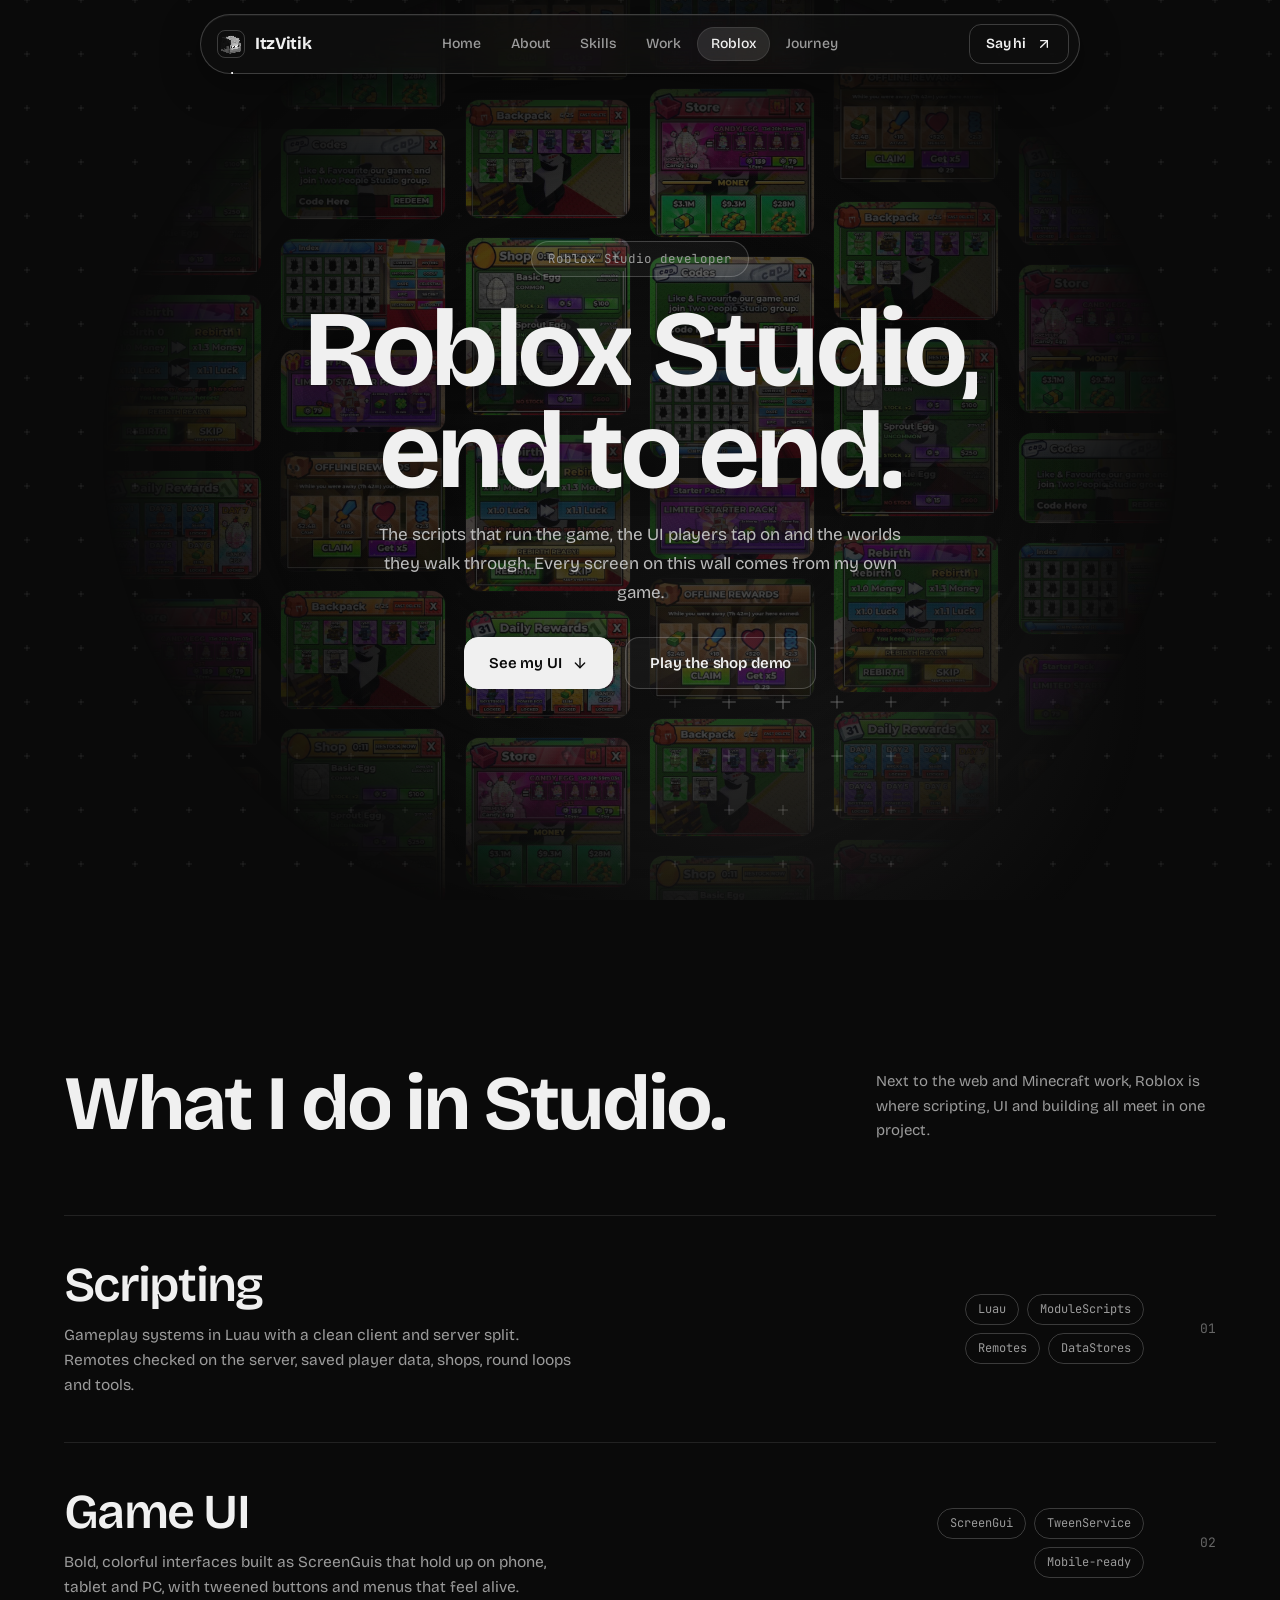
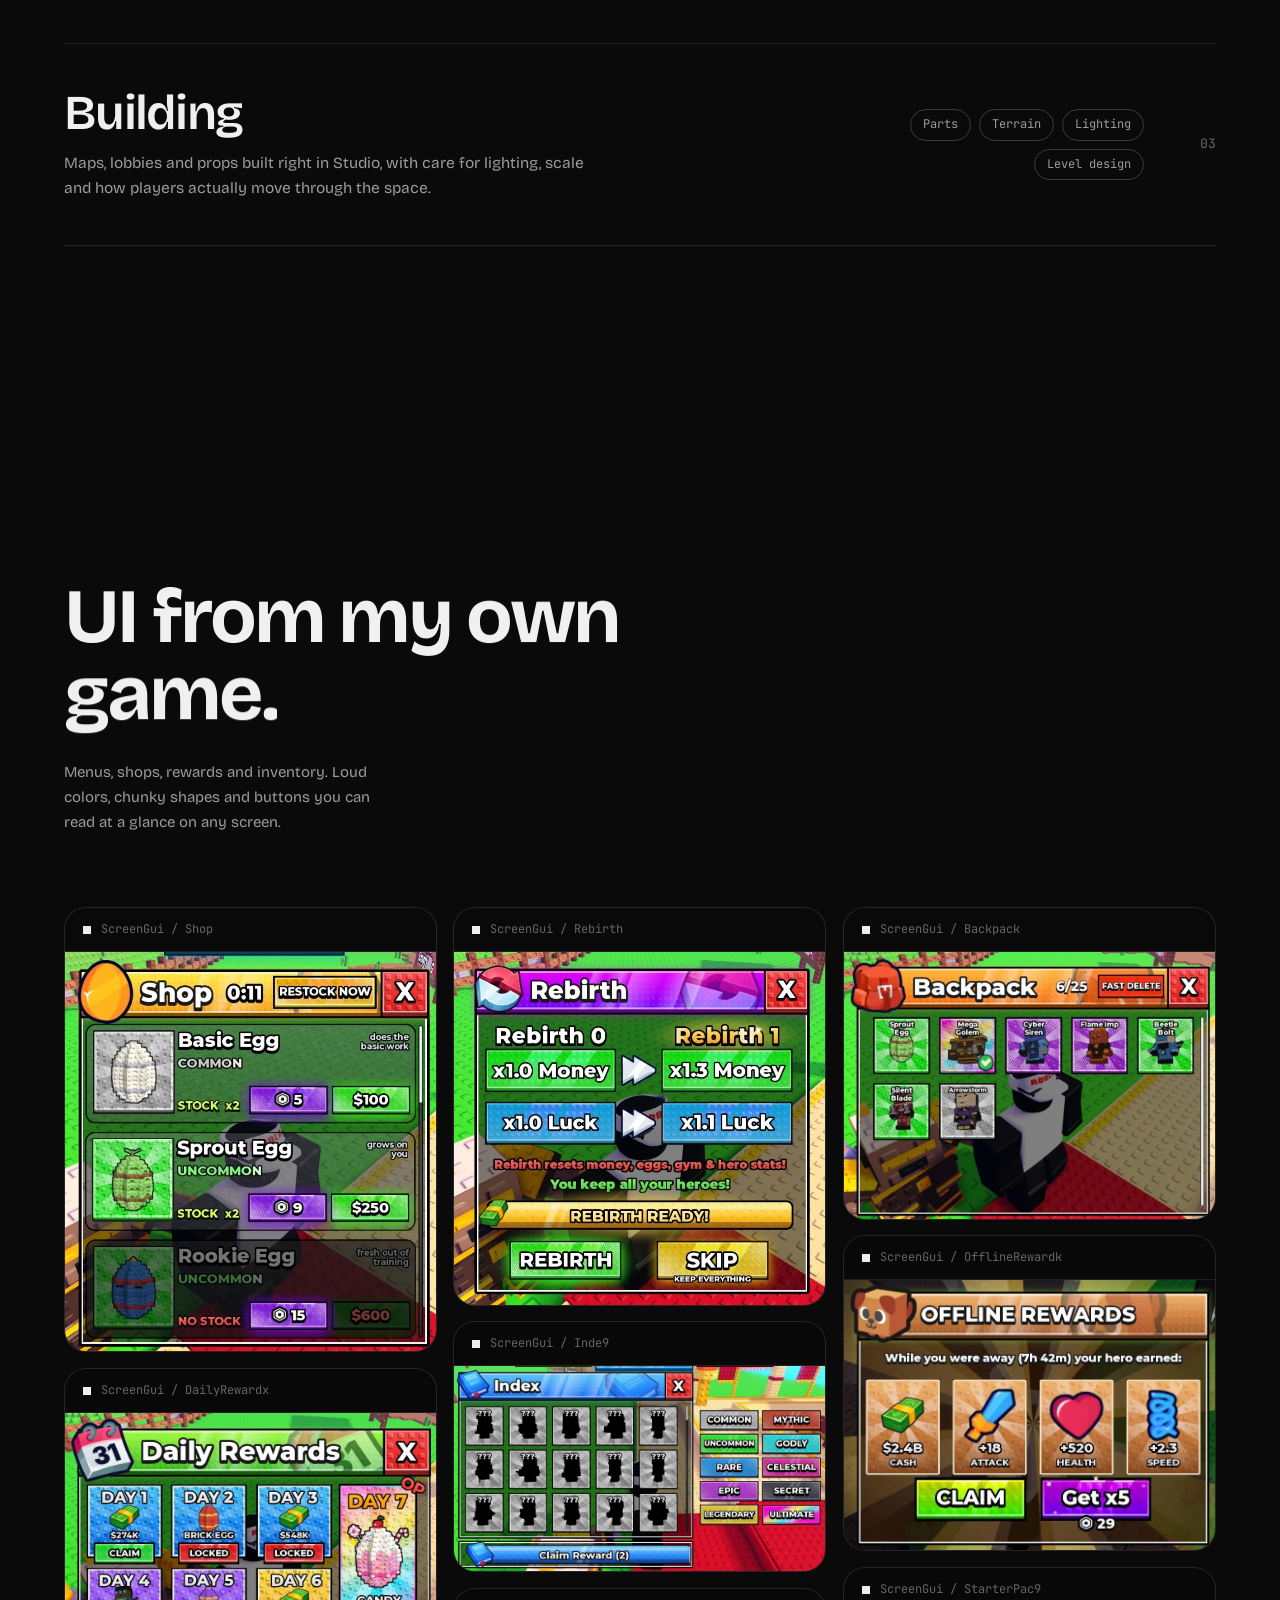
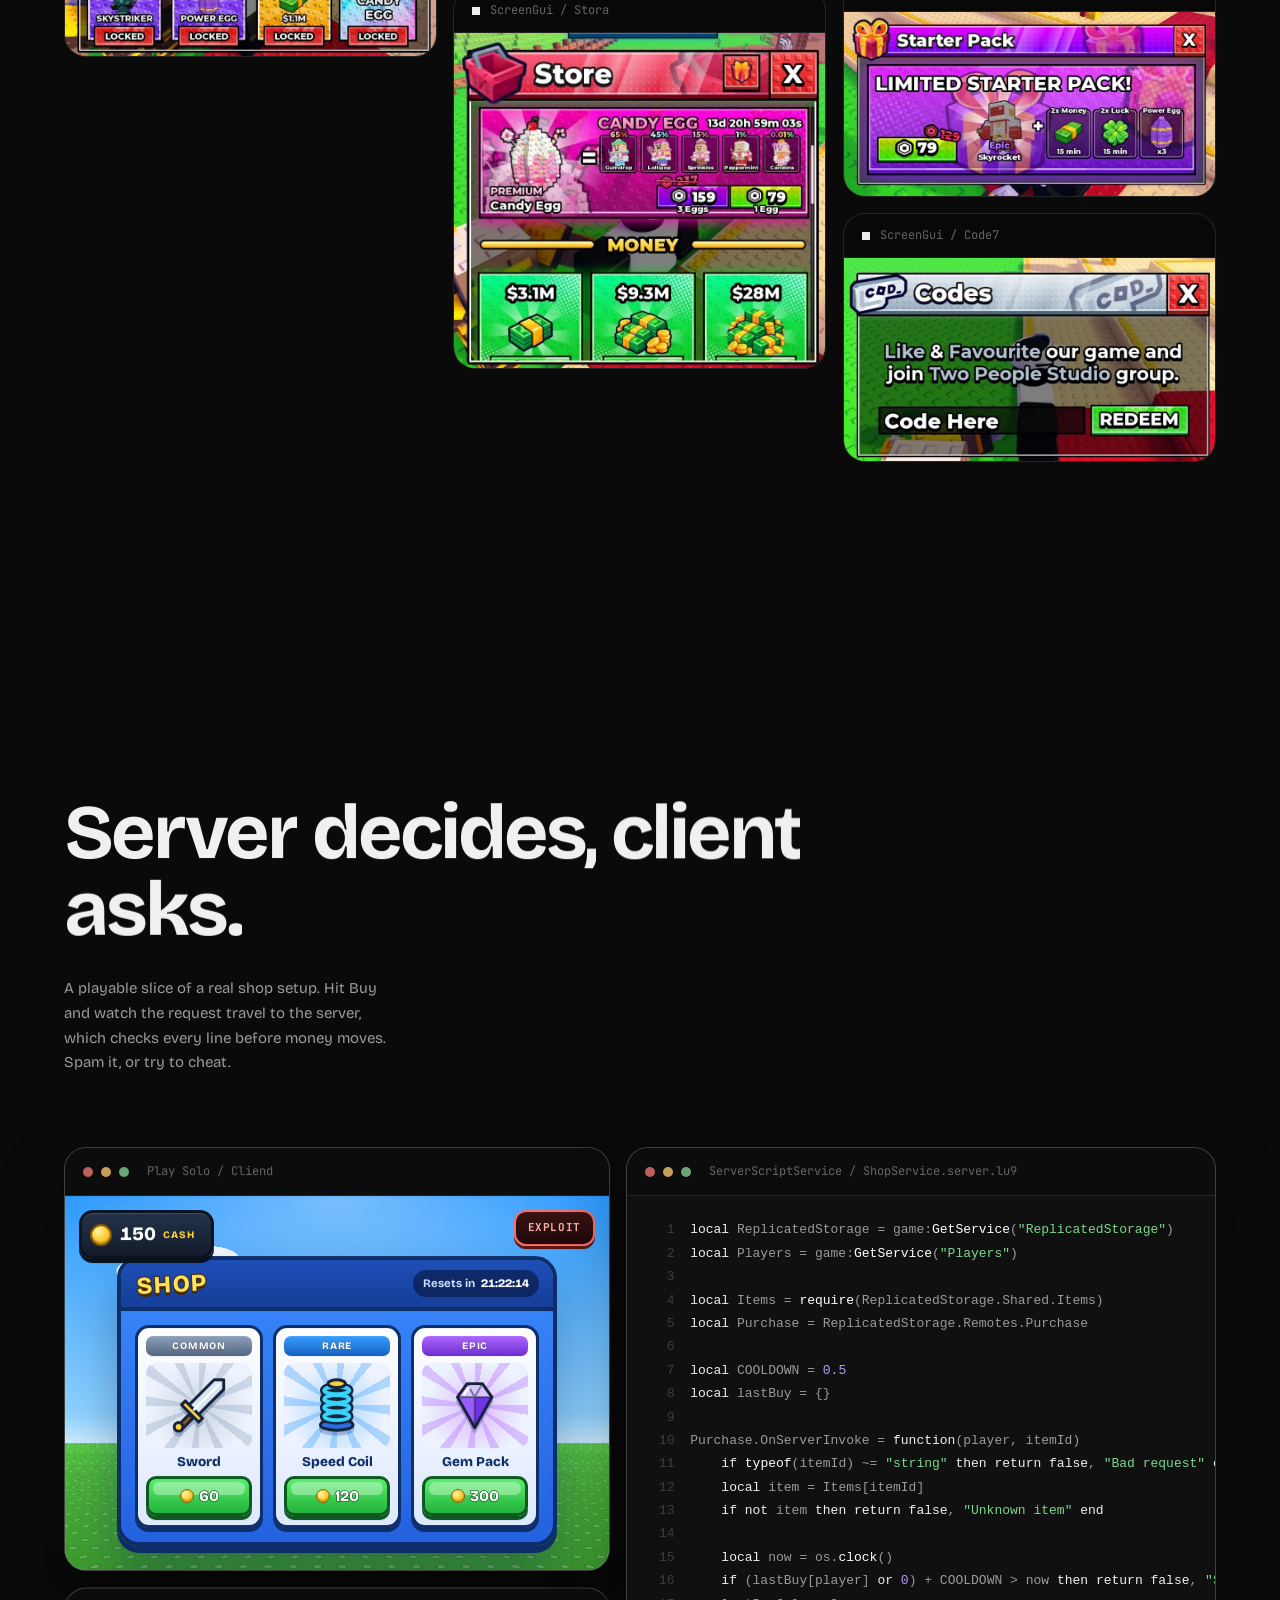
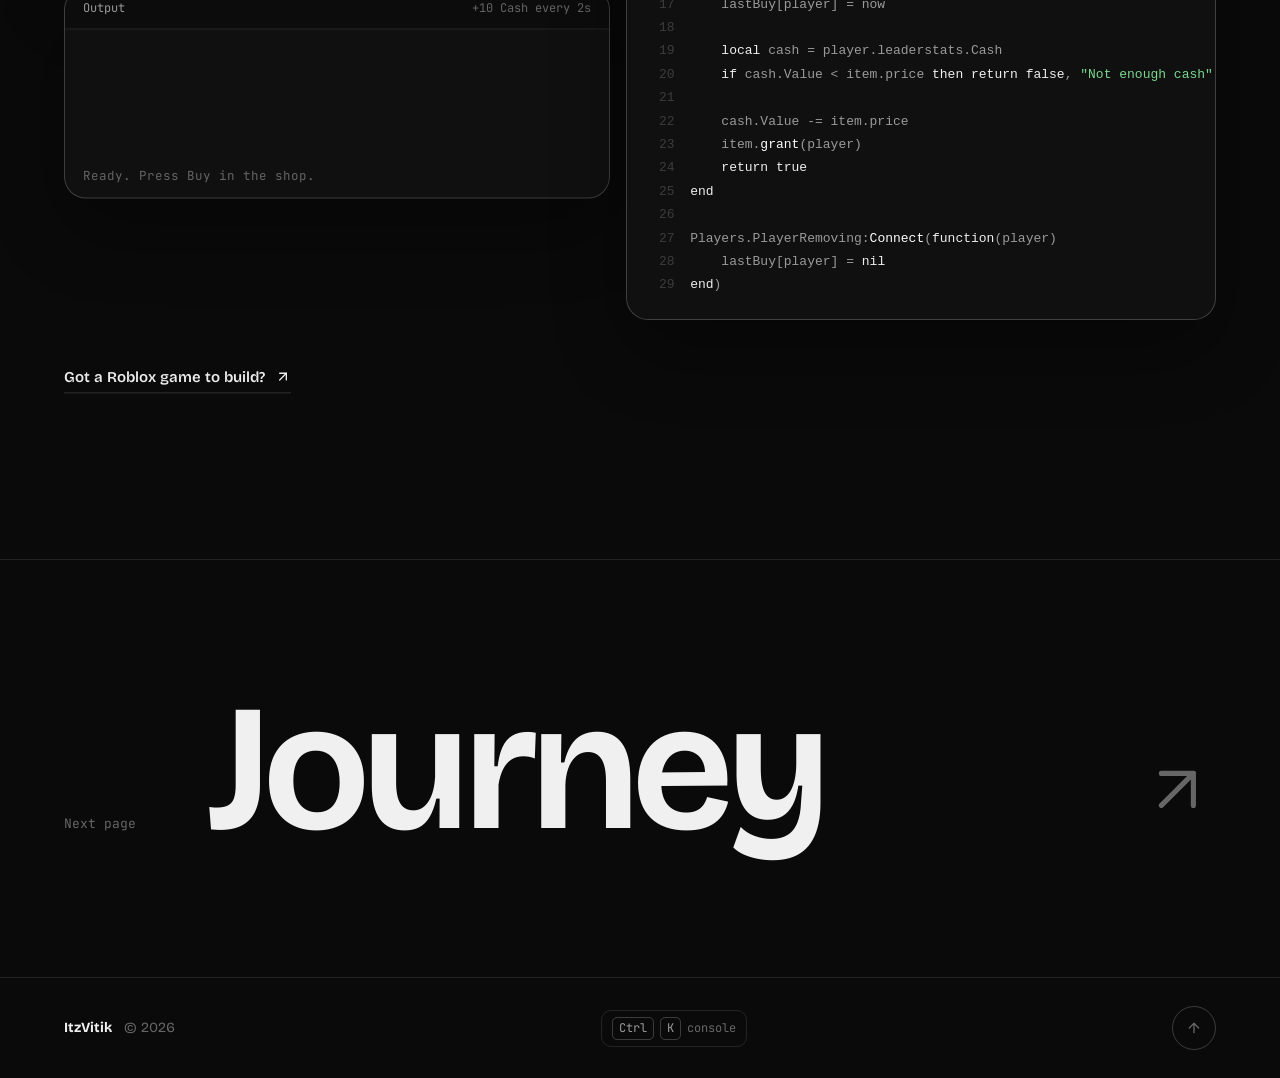
<file: roblox.html>
<!DOCTYPE html>
<html lang="en">
<head>
    <meta charset="UTF-8">
    <meta name="viewport" content="width=device-width, initial-scale=1, viewport-fit=cover">
    <title>Roblox - ItzVitik</title>
    <meta name="description" content="ItzVitik builds for Roblox: Luau scripting, game UI and builds in Roblox Studio.">
    <meta name="theme-color" content="#0a0a0a">
    <link rel="icon" type="image/png" href="assets/img/favicon.png">
    <link rel="preload" href="assets/fonts/bricolage-grotesque-latin-wght-normal.woff2" as="font" type="font/woff2" crossorigin>
    <script>document.documentElement.classList.add('js');</script>
    <link rel="stylesheet" href="css/styles.css">
</head>
<body data-page="roblox">
    <div id="curtain" aria-hidden="true"><span id="curtain-label">Roblox</span></div>
    <canvas id="bg-grid" aria-hidden="true"></canvas>
    <div id="cursor-ring" aria-hidden="true"></div>
    <div id="cursor-dot" aria-hidden="true"></div>
    <header class="nav" id="nav">
        <a href="index.html" class="nav-logo" data-pl data-title="Home" aria-label="ItzVitik, home"><img src="assets/img/skin-head.png" alt="" width="28" height="28"><span>ItzVitik</span></a>
        <nav class="nav-links" id="nav-links" aria-label="Main"><span class="nav-pill" aria-hidden="true"></span><a href="index.html" data-pl data-title="Home" data-spy="home">Home</a><a href="about.html" data-pl data-title="About" data-spy="about">About</a><a href="skills.html" data-pl data-title="Skills" data-spy="skills">Skills</a><a href="work.html" data-pl data-title="Work" data-spy="work">Work</a><a href="roblox.html" data-pl data-title="Roblox" data-spy="roblox">Roblox</a><a href="journey.html" data-pl data-title="Journey" data-spy="experience">Journey</a></nav>
        <a href="contact.html" class="btn btn-small nav-cta" data-pl data-title="Contact" data-magnetic><span>Say hi</span><svg viewBox="0 0 24 24" fill="none" stroke="currentColor" stroke-width="2" stroke-linecap="round" stroke-linejoin="round" aria-hidden="true"><line x1="7" y1="17" x2="17" y2="7"></line><polyline points="7 7 17 7 17 17"></polyline></svg></a>
        <button class="nav-burger" id="nav-burger" aria-label="Open menu" aria-expanded="false" aria-controls="menu"><span></span><span></span></button>
        <div class="nav-progress" id="nav-progress" aria-hidden="true"></div>
    </header>
    <div class="menu" id="menu" aria-hidden="true"><nav class="menu-inner" aria-label="Mobile"><a href="index.html" data-pl data-title="Home">Home</a><a href="about.html" data-pl data-title="About">About</a><a href="skills.html" data-pl data-title="Skills">Skills</a><a href="work.html" data-pl data-title="Work">Work</a><a href="roblox.html" data-pl data-title="Roblox">Roblox</a><a href="journey.html" data-pl data-title="Journey">Journey</a><a href="contact.html" data-pl data-title="Contact">Contact</a></nav></div>
    <main id="top">
<section class="rbx-hero" id="roblox">
            <div class="rbx-wall" id="rbx-wall" aria-hidden="true" data-src="codes index starter-pack offline-rewards backpack egg-shop rebirth daily-rewards store"></div>
            <div class="rbx-hero-in">
                <div class="status">Roblox Studio developer</div>
                <h1 class="rbx-hero-title" data-split>Roblox Studio, end to end.</h1>
                <p class="hero-lead">The scripts that run the game, the UI players tap on and the worlds they walk through. Every screen on this wall comes from my own game.</p>
                <div class="hero-actions">
                    <a href="#ui" class="btn btn-primary" data-scroll="#ui" data-magnetic>
                        <span>See my UI</span>
                        <svg viewBox="0 0 24 24" fill="none" stroke="currentColor" stroke-width="2" stroke-linecap="round" stroke-linejoin="round" aria-hidden="true"><line x1="12" y1="5" x2="12" y2="19"></line><polyline points="19 12 12 19 5 12"></polyline></svg>
                    </a>
                    <a href="#luau" class="btn btn-ghost" data-scroll="#luau" data-magnetic><span>Play the shop demo</span></a>
                </div>
            </div>
        </section>
<section class="section" id="studio">
            <div class="wrap">
                <div class="head">
                    <h2 class="h2" data-split>What I do in Studio.</h2>
                    <p class="head-note" data-reveal>Next to the web and Minecraft work, Roblox is where scripting, UI and building all meet in one project.</p>
                </div>

                <div class="rows">
                    <article class="row">
                        <div>
                            <h3>Scripting</h3>
                            <p>Gameplay systems in Luau with a clean client and server split. Remotes checked on the server, saved player data, shops, round loops and tools.</p>
                        </div>
                        <div class="row-tags"><span>Luau</span><span>ModuleScripts</span><span>Remotes</span><span>DataStores</span></div>
                        <span class="row-num" aria-hidden="true">01</span>
                    </article>
                    <article class="row">
                        <div>
                            <h3>Game UI</h3>
                            <p>Bold, colorful interfaces built as ScreenGuis that hold up on phone, tablet and PC, with tweened buttons and menus that feel alive.</p>
                        </div>
                        <div class="row-tags"><span>ScreenGui</span><span>TweenService</span><span>Mobile-ready</span></div>
                        <span class="row-num" aria-hidden="true">02</span>
                    </article>
                    <article class="row">
                        <div>
                            <h3>Building</h3>
                            <p>Maps, lobbies and props built right in Studio, with care for lighting, scale and how players actually move through the space.</p>
                        </div>
                        <div class="row-tags"><span>Parts</span><span>Terrain</span><span>Lighting</span><span>Level design</span></div>
                        <span class="row-num" aria-hidden="true">03</span>
                    </article>
                </div>
            </div>
        </section>
<section class="section" id="ui">
            <div class="wrap">
                <div class="head">
                    <h2 class="h2" data-split>UI from my own game.</h2>
                    <p class="head-note" data-reveal>Menus, shops, rewards and inventory. Loud colors, chunky shapes and buttons you can read at a glance on any screen.</p>
                </div>

                <div class="ui-grid">
                    <figure class="shot" data-reveal data-tilt>
                        <div class="shot-bar"><i></i><span>ScreenGui / Shop</span></div>
                        <div class="shot-img"><img src="assets/img/roblox/egg-shop.webp" alt="Egg shop with stock counters, a restock timer and Robux and cash prices" width="694" height="746" loading="lazy" draggable="false"></div>
                    </figure>
                    <figure class="shot" data-reveal data-tilt>
                        <div class="shot-bar"><i></i><span>ScreenGui / DailyRewards</span></div>
                        <div class="shot-img"><img src="assets/img/roblox/daily-rewards.webp" alt="Seven day daily rewards calendar with claim and locked states" width="900" height="589" loading="lazy" draggable="false"></div>
                    </figure>
                    <figure class="shot" data-reveal data-tilt>
                        <div class="shot-bar"><i></i><span>ScreenGui / Rebirth</span></div>
                        <div class="shot-img"><img src="assets/img/roblox/rebirth.webp" alt="Rebirth screen comparing money and luck multipliers before and after" width="726" height="689" loading="lazy" draggable="false"></div>
                    </figure>
                    <figure class="shot" data-reveal data-tilt>
                        <div class="shot-bar"><i></i><span>ScreenGui / Index</span></div>
                        <div class="shot-img"><img src="assets/img/roblox/index.webp" alt="Hero index with locked silhouettes and a rarity legend" width="900" height="496" loading="lazy" draggable="false"></div>
                    </figure>
                    <figure class="shot" data-reveal data-tilt>
                        <div class="shot-bar"><i></i><span>ScreenGui / Store</span></div>
                        <div class="shot-img"><img src="assets/img/roblox/store.webp" alt="Premium store with a limited egg offer, drop chances and money packs" width="833" height="752" loading="lazy" draggable="false"></div>
                    </figure>
                    <figure class="shot" data-reveal data-tilt>
                        <div class="shot-bar"><i></i><span>ScreenGui / Backpack</span></div>
                        <div class="shot-img"><img src="assets/img/roblox/backpack.webp" alt="Backpack inventory with hero cards colored by rarity" width="900" height="646" loading="lazy" draggable="false"></div>
                    </figure>
                    <figure class="shot" data-reveal data-tilt>
                        <div class="shot-bar"><i></i><span>ScreenGui / OfflineRewards</span></div>
                        <div class="shot-img"><img src="assets/img/roblox/offline-rewards.webp" alt="Offline rewards summary with cash, attack, health and speed gains" width="765" height="555" loading="lazy" draggable="false"></div>
                    </figure>
                    <figure class="shot" data-reveal data-tilt>
                        <div class="shot-bar"><i></i><span>ScreenGui / StarterPack</span></div>
                        <div class="shot-img"><img src="assets/img/roblox/starter-pack.webp" alt="Limited starter pack offer with a discounted price and bonus items" width="900" height="445" loading="lazy" draggable="false"></div>
                    </figure>
                    <figure class="shot" data-reveal data-tilt>
                        <div class="shot-bar"><i></i><span>ScreenGui / Codes</span></div>
                        <div class="shot-img"><img src="assets/img/roblox/codes.webp" alt="Codes menu with a text field and a redeem button" width="900" height="492" loading="lazy" draggable="false"></div>
                    </figure>
                </div>
            </div>
        </section>
<section class="section" id="luau">
            <div class="wrap">
                <div class="head">
                    <h2 class="h2" data-split>Server decides, client asks.</h2>
                    <p class="head-note" data-reveal>A playable slice of a real shop setup. Hit Buy and watch the request travel to the server, which checks every line before money moves. Spam it, or try to cheat.</p>
                </div>

                <div class="rbx-demo">
                    <div class="rbx-left">
                        <div class="rbx-win" data-reveal>
                            <div class="chat-bar"><i></i><i></i><i></i><span>Play Solo / Client</span></div>
                            <div class="rbx-game" id="rbx-game">
                                <i class="rbx-floor" aria-hidden="true"></i>
                                <div class="rbx-hud"><span class="rbx-coin" aria-hidden="true"></span><span id="rbx-cash">150</span><small>Cash</small></div>
                                <button type="button" class="rbx-exploit" id="rbx-exploit" title="Send a forged request">Exploit</button>
                                <div class="rbx-shop">
                                    <div class="rbx-shop-head">
                                        <span class="rbx-title">Shop</span>
                                        <span class="rbx-timer">Resets in <b id="rbx-timer">00:00:00</b></span>
                                    </div>
                                    <div class="rbx-items">
                                        <div class="rbx-item">
                                            <span class="rbx-tag">Common</span>
                                            <div class="rbx-art"><svg viewBox="0 0 64 64" aria-hidden="true"><g stroke="#16243d" stroke-width="3" stroke-linejoin="round"><path d="M48 6h10v10L30 44 20 34z" fill="#dbe6f5"/><path d="M14 32l4-4 18 18-4 4z" fill="#ffd23f"/><path d="M22 42l4 4-10 10-4-4z" fill="#9a5426"/><circle cx="11" cy="55" r="4.5" fill="#ffd23f"/></g><path d="M53 11 27 37" stroke="#fff" stroke-width="2.5" stroke-linecap="round"/></svg></div>
                                            <b>Sword</b>
                                            <button type="button" class="rbx-buy" data-item="Sword"><span class="rbx-coin" aria-hidden="true"></span>60</button>
                                        </div>
                                        <div class="rbx-item rbx-rare">
                                            <span class="rbx-tag">Rare</span>
                                            <div class="rbx-art"><svg viewBox="0 0 64 64" aria-hidden="true"><ellipse cx="32" cy="53" rx="17" ry="5.5" fill="#2b6fe0" stroke="#16243d" stroke-width="3"/><g fill="none" stroke="#16243d" stroke-width="9"><ellipse cx="32" cy="44" rx="13" ry="4"/><ellipse cx="32" cy="35" rx="13" ry="4"/><ellipse cx="32" cy="26" rx="13" ry="4"/><ellipse cx="32" cy="17" rx="13" ry="4"/></g><g fill="none" stroke="#38d6ff" stroke-width="4"><ellipse cx="32" cy="44" rx="13" ry="4"/><ellipse cx="32" cy="35" rx="13" ry="4"/><ellipse cx="32" cy="26" rx="13" ry="4"/><ellipse cx="32" cy="17" rx="13" ry="4"/></g><ellipse cx="32" cy="10" rx="9" ry="4" fill="#ffd23f" stroke="#16243d" stroke-width="3"/></svg></div>
                                            <b>Speed Coil</b>
                                            <button type="button" class="rbx-buy" data-item="SpeedCoil"><span class="rbx-coin" aria-hidden="true"></span>120</button>
                                        </div>
                                        <div class="rbx-item rbx-epic">
                                            <span class="rbx-tag">Epic</span>
                                            <div class="rbx-art"><svg viewBox="0 0 64 64" aria-hidden="true"><path d="M14 24 24 10h16l10 14z" fill="#dcc6ff"/><path d="M14 24h18v32z" fill="#9a5cff"/><path d="M50 24H32v32z" fill="#7134e6"/><path d="M14 24h36M24 10l8 14 8-14M32 24v32" fill="none" stroke="#16243d" stroke-width="2" stroke-linejoin="round" opacity=".5"/><path d="M14 24 24 10h16l10 14-18 32z" fill="none" stroke="#16243d" stroke-width="3" stroke-linejoin="round"/><path d="M21 21l5-7" stroke="#fff" stroke-width="2.5" stroke-linecap="round"/></svg></div>
                                            <b>Gem Pack</b>
                                            <button type="button" class="rbx-buy" data-item="GemPack"><span class="rbx-coin" aria-hidden="true"></span>300</button>
                                        </div>
                                    </div>
                                </div>
<div class="rbx-toast" id="rbx-toast" aria-live="polite"></div>
                            </div>
                        </div>
                        <div class="rbx-out-win" data-reveal>
                            <div class="rbx-out-bar"><span>Output</span><span class="rbx-out-hint">+10 Cash every 2s</span></div>
                            <div class="rbx-out" id="rbx-out" aria-live="polite"><div class="o-info">Ready. Press Buy in the shop.</div></div>
                        </div>
                    </div>

                    <div class="chat code-win" data-reveal>
                        <div class="chat-bar">
                            <i></i><i></i><i></i>
                            <span>ServerScriptService / ShopService.server.lua</span>
                        </div>
<pre class="code" id="rbx-code"><code><span class="ln"><span class="k">local</span> ReplicatedStorage = game:<span class="f">GetService</span>(<span class="s">"ReplicatedStorage"</span>)</span><span class="ln"><span class="k">local</span> Players = game:<span class="f">GetService</span>(<span class="s">"Players"</span>)</span><span class="ln"> </span><span class="ln"><span class="k">local</span> Items = <span class="f">require</span>(ReplicatedStorage.Shared.Items)</span><span class="ln"><span class="k">local</span> Purchase = ReplicatedStorage.Remotes.Purchase</span><span class="ln"> </span><span class="ln"><span class="k">local</span> COOLDOWN = <span class="n">0.5</span></span><span class="ln"><span class="k">local</span> lastBuy = {}</span><span class="ln"> </span><span class="ln">Purchase.OnServerInvoke = <span class="k">function</span>(player, itemId)</span><span class="ln">    <span class="k">if</span> <span class="f">typeof</span>(itemId) ~= <span class="s">"string"</span> <span class="k">then return false</span>, <span class="s">"Bad request"</span> <span class="k">end</span></span><span class="ln">    <span class="k">local</span> item = Items[itemId]</span><span class="ln">    <span class="k">if not</span> item <span class="k">then return false</span>, <span class="s">"Unknown item"</span> <span class="k">end</span></span><span class="ln"> </span><span class="ln">    <span class="k">local</span> now = os.<span class="f">clock</span>()</span><span class="ln">    <span class="k">if</span> (lastBuy[player] <span class="k">or</span> <span class="n">0</span>) + COOLDOWN > now <span class="k">then return false</span>, <span class="s">"Slow down"</span> <span class="k">end</span></span><span class="ln">    lastBuy[player] = now</span><span class="ln"> </span><span class="ln">    <span class="k">local</span> cash = player.leaderstats.Cash</span><span class="ln">    <span class="k">if</span> cash.Value &lt; item.price <span class="k">then return false</span>, <span class="s">"Not enough cash"</span> <span class="k">end</span></span><span class="ln"> </span><span class="ln">    cash.Value -= item.price</span><span class="ln">    item.<span class="f">grant</span>(player)</span><span class="ln">    <span class="k">return true</span></span><span class="ln"><span class="k">end</span></span><span class="ln"> </span><span class="ln">Players.PlayerRemoving:<span class="f">Connect</span>(<span class="k">function</span>(player)</span><span class="ln">    lastBuy[player] = <span class="k">nil</span></span><span class="ln"><span class="k">end</span>)</span></code></pre>
                    </div>
                </div>

                <a class="more code-cta" href="contact.html" data-pl data-title="Contact" data-reveal><span>Got a Roblox game to build?</span><svg viewBox="0 0 24 24" fill="none" stroke="currentColor" stroke-width="2" stroke-linecap="round" stroke-linejoin="round" aria-hidden="true"><line x1="7" y1="17" x2="17" y2="7"></line><polyline points="7 7 17 7 17 17"></polyline></svg></a>
            </div>
        </section>
<a class="next" href="journey.html" data-pl data-title="Journey"><span>Next page</span><strong>Journey</strong><svg viewBox="0 0 24 24" fill="none" stroke="currentColor" stroke-width="1.6" stroke-linecap="round" stroke-linejoin="round" aria-hidden="true"><line x1="7" y1="17" x2="17" y2="7"></line><polyline points="7 7 17 7 17 17"></polyline></svg></a>
    </main>
    <footer class="footer">
        <div class="wrap footer-in">
            <div><strong>ItzVitik</strong> <span>&copy; <span id="year"></span></span></div>
            <button type="button" class="to-top" id="to-top" aria-label="Back to top">
                <svg viewBox="0 0 24 24" fill="none" stroke="currentColor" stroke-width="2" stroke-linecap="round" stroke-linejoin="round" aria-hidden="true"><line x1="12" y1="19" x2="12" y2="5"></line><polyline points="5 12 12 5 19 12"></polyline></svg>
            </button>
        </div>
    </footer>
    <div id="project-page" hidden></div><div class="work-preview" id="work-preview" hidden></div>
    <script src="js/vendor/gsap.min.js"></script>
    <script src="js/vendor/ScrollTrigger.min.js"></script>
    <script src="js/vendor/lenis.min.js"></script>
    <script defer src="js/main.js"></script>
</body>
</html>
</file>
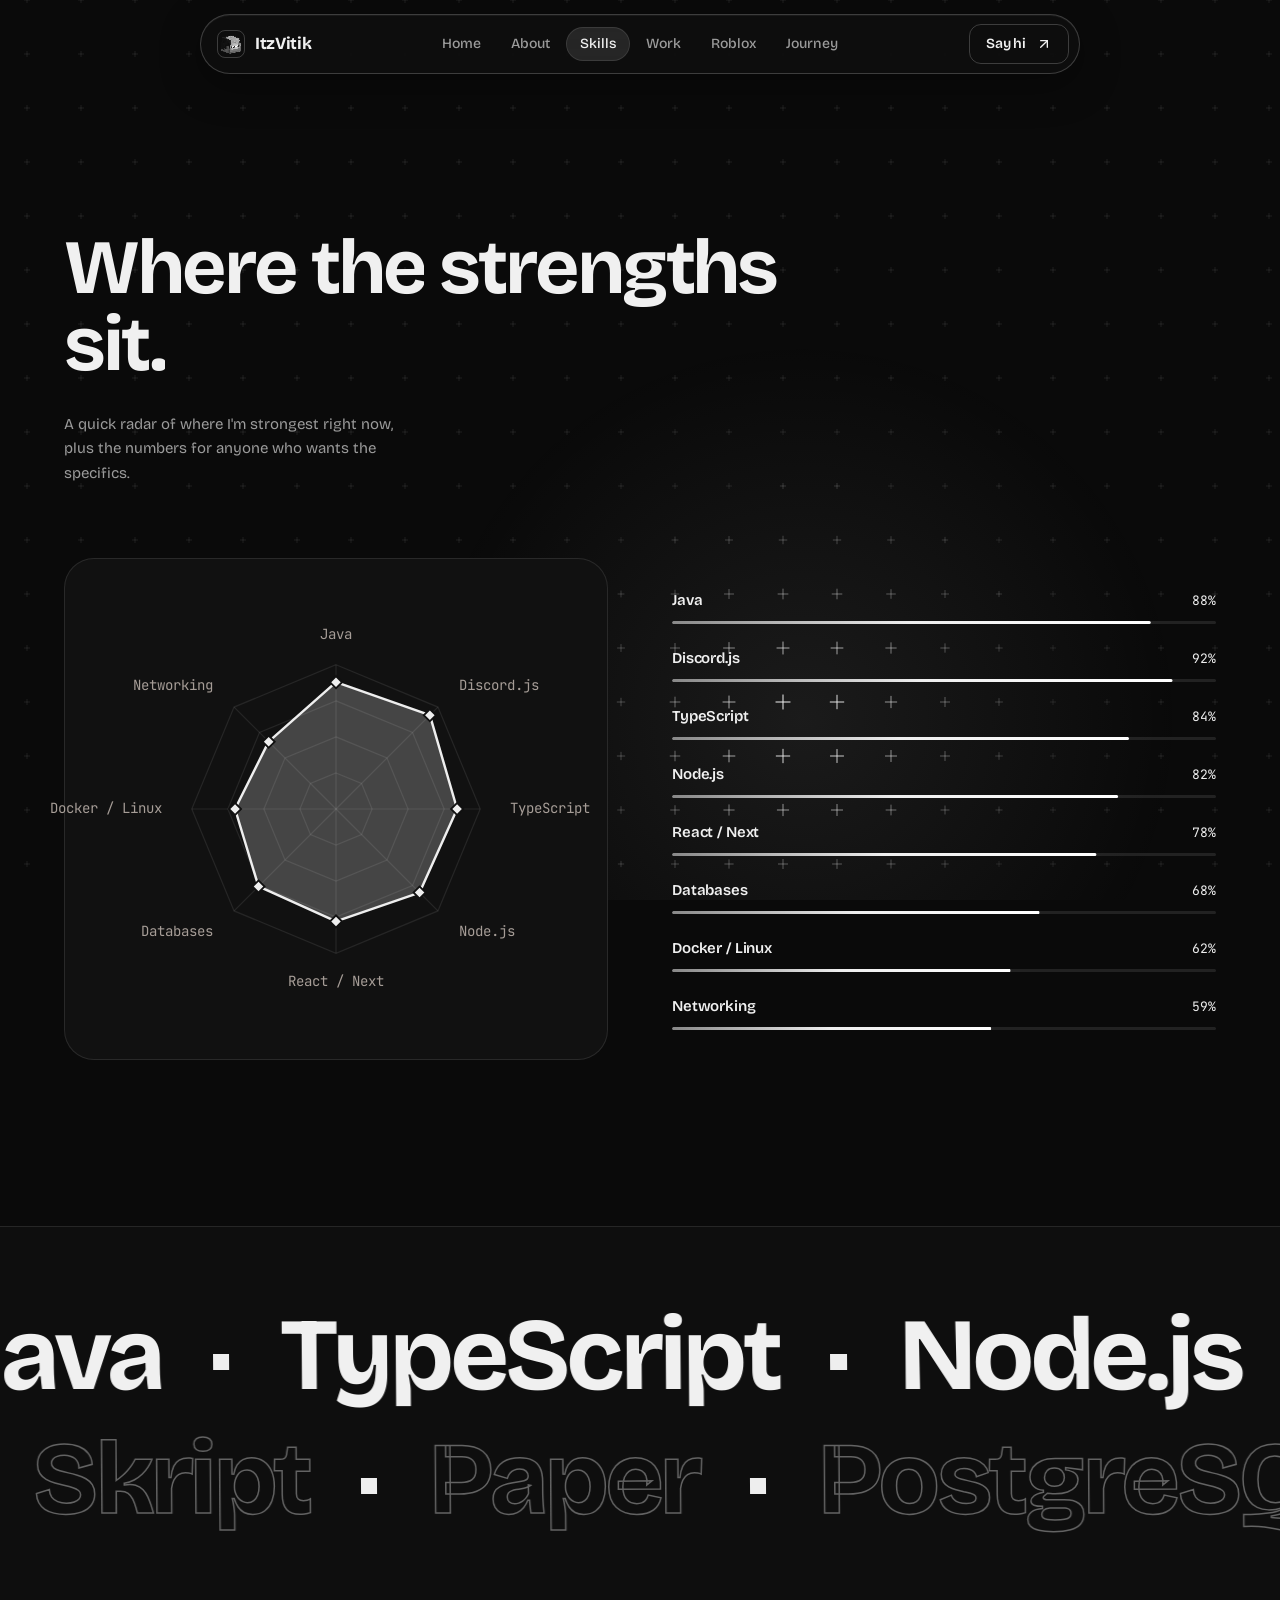
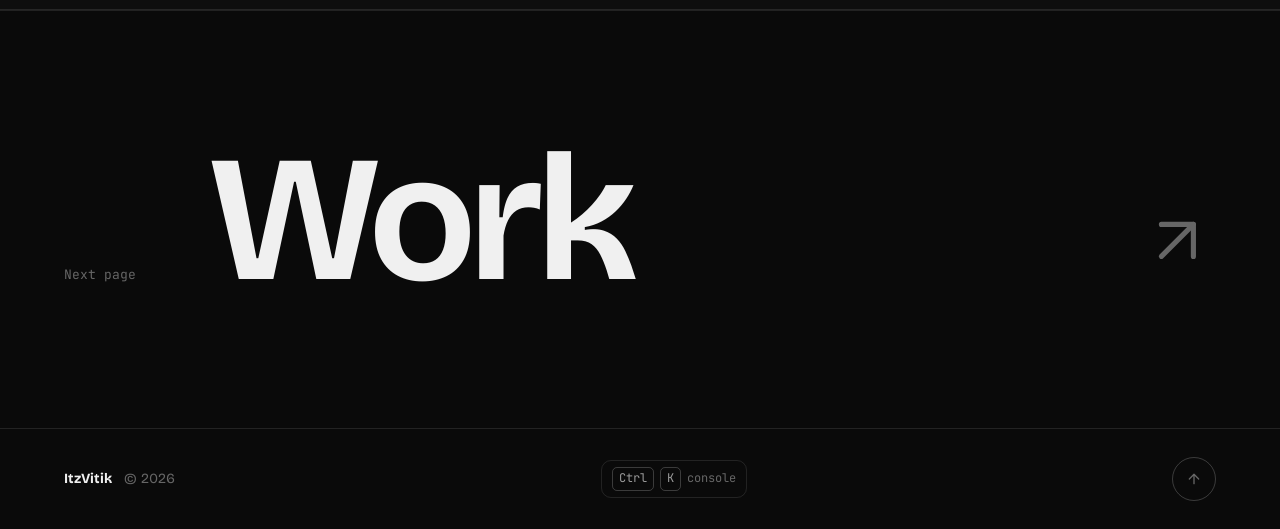
<file: skills.html>
<!DOCTYPE html>
<html lang="en">
<head>
    <meta charset="UTF-8">
    <meta name="viewport" content="width=device-width, initial-scale=1, viewport-fit=cover">
    <title>Skills - ItzVitik</title>
    <meta name="description" content="ItzVitik is a full-stack developer building web apps, Discord bots, Minecraft server systems and Roblox games.">
    <meta name="theme-color" content="#0a0a0a">
    <link rel="icon" type="image/png" href="assets/img/favicon.png">
    <link rel="preload" href="assets/fonts/bricolage-grotesque-latin-wght-normal.woff2" as="font" type="font/woff2" crossorigin>
    <script>document.documentElement.classList.add('js');</script>
    <link rel="stylesheet" href="css/styles.css">
</head>
<body data-page="skills">
    <div id="curtain" aria-hidden="true"><span id="curtain-label">Skills</span></div>
    <canvas id="bg-grid" aria-hidden="true"></canvas>
    <div id="cursor-ring" aria-hidden="true"></div>
    <div id="cursor-dot" aria-hidden="true"></div>
    <header class="nav" id="nav">
        <a href="index.html" class="nav-logo" data-pl data-title="Home" aria-label="ItzVitik, home"><img src="assets/img/skin-head.png" alt="" width="28" height="28"><span>ItzVitik</span></a>
        <nav class="nav-links" id="nav-links" aria-label="Main"><span class="nav-pill" aria-hidden="true"></span><a href="index.html" data-pl data-title="Home" data-spy="home">Home</a><a href="about.html" data-pl data-title="About" data-spy="about">About</a><a href="skills.html" data-pl data-title="Skills" data-spy="skills">Skills</a><a href="work.html" data-pl data-title="Work" data-spy="work">Work</a><a href="roblox.html" data-pl data-title="Roblox" data-spy="roblox">Roblox</a><a href="journey.html" data-pl data-title="Journey" data-spy="experience">Journey</a></nav>
        <a href="contact.html" class="btn btn-small nav-cta" data-pl data-title="Contact" data-magnetic><span>Say hi</span><svg viewBox="0 0 24 24" fill="none" stroke="currentColor" stroke-width="2" stroke-linecap="round" stroke-linejoin="round" aria-hidden="true"><line x1="7" y1="17" x2="17" y2="7"></line><polyline points="7 7 17 7 17 17"></polyline></svg></a>
        <button class="nav-burger" id="nav-burger" aria-label="Open menu" aria-expanded="false" aria-controls="menu"><span></span><span></span></button>
        <div class="nav-progress" id="nav-progress" aria-hidden="true"></div>
    </header>
    <div class="menu" id="menu" aria-hidden="true"><nav class="menu-inner" aria-label="Mobile"><a href="index.html" data-pl data-title="Home">Home</a><a href="about.html" data-pl data-title="About">About</a><a href="skills.html" data-pl data-title="Skills">Skills</a><a href="work.html" data-pl data-title="Work">Work</a><a href="roblox.html" data-pl data-title="Roblox">Roblox</a><a href="journey.html" data-pl data-title="Journey">Journey</a><a href="contact.html" data-pl data-title="Contact">Contact</a></nav></div>
    <main id="top">
<section class="section page-top" id="skills">
            <h1 class="sr-only">Skills</h1>
            <div class="wrap">
                <div class="head">
                    <h2 class="h2" data-split>Where the strengths sit.</h2>
                    <p class="head-note" data-reveal>A quick radar of where I'm strongest right now, plus the numbers for anyone who wants the specifics.</p>
                </div>
                <div class="skills-grid">
                    <div class="radar-card" data-reveal>
                        <div id="skill-radar" class="radar"></div>
                    </div>
                    <div class="bars" id="skill-bars"></div>
                </div>
            </div>
        </section>
<div class="marquee" aria-hidden="true">
            <div class="marquee-line" data-dir="-1"></div>
            <div class="marquee-line marquee-outline" data-dir="1"></div>
        </div>
<a class="next" href="work.html" data-pl data-title="Work"><span>Next page</span><strong>Work</strong><svg viewBox="0 0 24 24" fill="none" stroke="currentColor" stroke-width="1.6" stroke-linecap="round" stroke-linejoin="round" aria-hidden="true"><line x1="7" y1="17" x2="17" y2="7"></line><polyline points="7 7 17 7 17 17"></polyline></svg></a>
    </main>
    <footer class="footer">
        <div class="wrap footer-in">
            <div><strong>ItzVitik</strong> <span>&copy; <span id="year"></span></span></div>
            <button type="button" class="to-top" id="to-top" aria-label="Back to top">
                <svg viewBox="0 0 24 24" fill="none" stroke="currentColor" stroke-width="2" stroke-linecap="round" stroke-linejoin="round" aria-hidden="true"><line x1="12" y1="19" x2="12" y2="5"></line><polyline points="5 12 12 5 19 12"></polyline></svg>
            </button>
        </div>
    </footer>
    <div id="project-page" hidden></div><div class="work-preview" id="work-preview" hidden></div>
    <script src="js/vendor/gsap.min.js"></script>
    <script src="js/vendor/ScrollTrigger.min.js"></script>
    <script src="js/vendor/lenis.min.js"></script>
    <script defer src="js/main.js"></script>
</body>
</html>
</file>
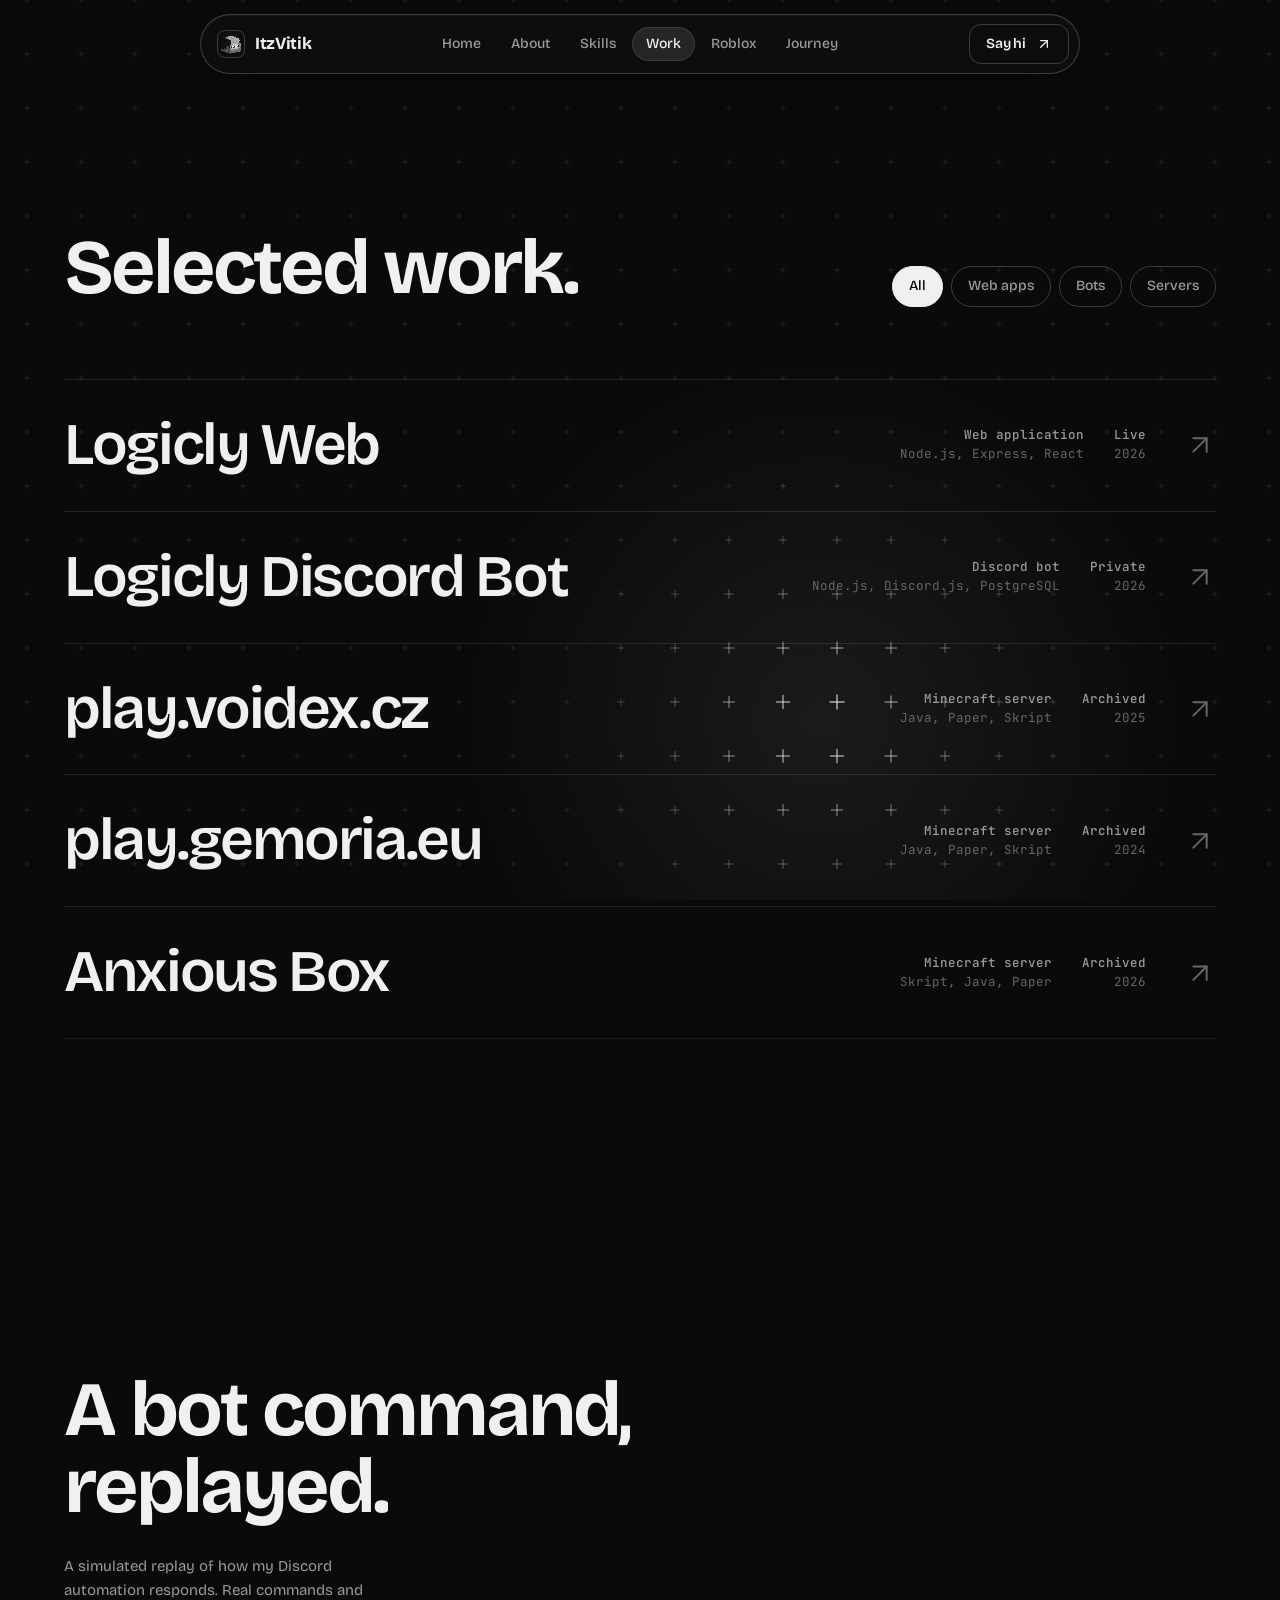
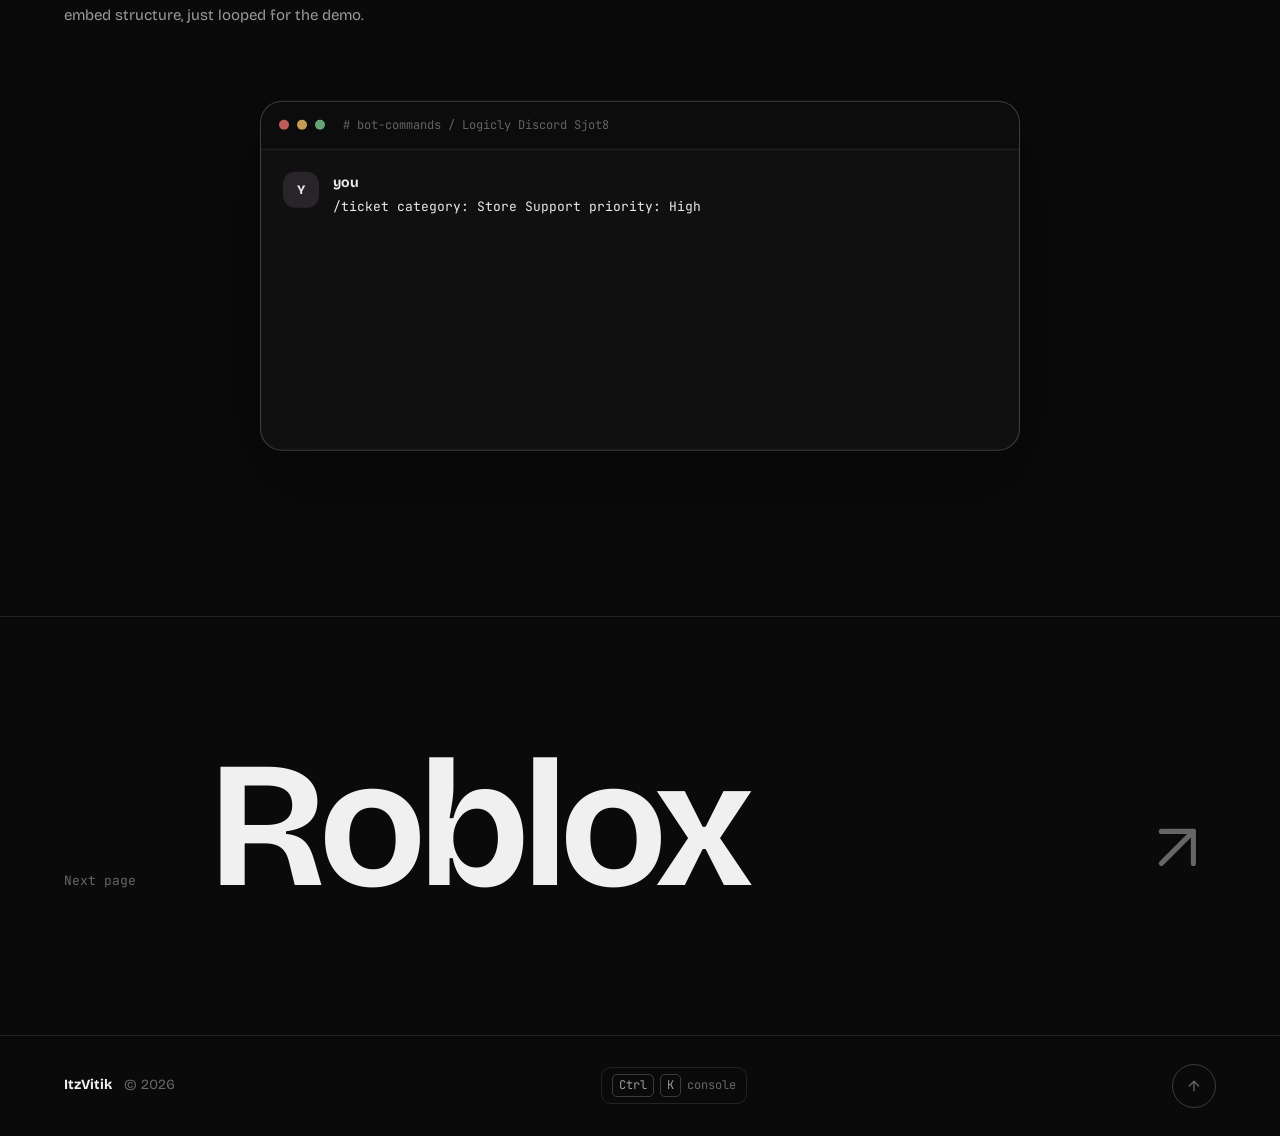
<file: work.html>
<!DOCTYPE html>
<html lang="en">
<head>
    <meta charset="UTF-8">
    <meta name="viewport" content="width=device-width, initial-scale=1, viewport-fit=cover">
    <title>Work - ItzVitik</title>
    <meta name="description" content="ItzVitik is a full-stack developer building web apps, Discord bots, Minecraft server systems and Roblox games.">
    <meta name="theme-color" content="#0a0a0a">
    <link rel="icon" type="image/png" href="assets/img/favicon.png">
    <link rel="preload" href="assets/fonts/bricolage-grotesque-latin-wght-normal.woff2" as="font" type="font/woff2" crossorigin>
    <script>document.documentElement.classList.add('js');</script>
    <link rel="stylesheet" href="css/styles.css">
</head>
<body data-page="work">
    <div id="curtain" aria-hidden="true"><span id="curtain-label">Work</span></div>
    <canvas id="bg-grid" aria-hidden="true"></canvas>
    <div id="cursor-ring" aria-hidden="true"></div>
    <div id="cursor-dot" aria-hidden="true"></div>
    <header class="nav" id="nav">
        <a href="index.html" class="nav-logo" data-pl data-title="Home" aria-label="ItzVitik, home"><img src="assets/img/skin-head.png" alt="" width="28" height="28"><span>ItzVitik</span></a>
        <nav class="nav-links" id="nav-links" aria-label="Main"><span class="nav-pill" aria-hidden="true"></span><a href="index.html" data-pl data-title="Home" data-spy="home">Home</a><a href="about.html" data-pl data-title="About" data-spy="about">About</a><a href="skills.html" data-pl data-title="Skills" data-spy="skills">Skills</a><a href="work.html" data-pl data-title="Work" data-spy="work">Work</a><a href="roblox.html" data-pl data-title="Roblox" data-spy="roblox">Roblox</a><a href="journey.html" data-pl data-title="Journey" data-spy="experience">Journey</a></nav>
        <a href="contact.html" class="btn btn-small nav-cta" data-pl data-title="Contact" data-magnetic><span>Say hi</span><svg viewBox="0 0 24 24" fill="none" stroke="currentColor" stroke-width="2" stroke-linecap="round" stroke-linejoin="round" aria-hidden="true"><line x1="7" y1="17" x2="17" y2="7"></line><polyline points="7 7 17 7 17 17"></polyline></svg></a>
        <button class="nav-burger" id="nav-burger" aria-label="Open menu" aria-expanded="false" aria-controls="menu"><span></span><span></span></button>
        <div class="nav-progress" id="nav-progress" aria-hidden="true"></div>
    </header>
    <div class="menu" id="menu" aria-hidden="true"><nav class="menu-inner" aria-label="Mobile"><a href="index.html" data-pl data-title="Home">Home</a><a href="about.html" data-pl data-title="About">About</a><a href="skills.html" data-pl data-title="Skills">Skills</a><a href="work.html" data-pl data-title="Work">Work</a><a href="roblox.html" data-pl data-title="Roblox">Roblox</a><a href="journey.html" data-pl data-title="Journey">Journey</a><a href="contact.html" data-pl data-title="Contact">Contact</a></nav></div>
    <main id="top">
<section class="section page-top" id="work">
            <h1 class="sr-only">Work</h1>
            <div class="wrap">
                <div class="head">
                    <h2 class="h2" data-split>Selected work.</h2>
                    <div class="filters" id="filters" role="group" aria-label="Filter projects">
                        <button type="button" class="chip is-on" data-filter="all">All</button>
                        <button type="button" class="chip" data-filter="web">Web apps</button>
                        <button type="button" class="chip" data-filter="bot">Bots</button>
                        <button type="button" class="chip" data-filter="plugin">Servers</button>
                    </div>
                </div>

                <div class="work-list" id="work-list"></div>
            </div>
        </section>
<section class="section" id="demo">
            <div class="wrap">
                <div class="head">
                    <h2 class="h2" data-split>A bot command, replayed.</h2>
                    <p class="head-note" data-reveal>A simulated replay of how my Discord automation responds. Real commands and embed structure, just looped for the demo.</p>
                </div>

                <div class="chat" data-reveal>
                    <div class="chat-bar">
                        <i></i><i></i><i></i>
                        <span># bot-commands / Logicly Discord Suite</span>
                    </div>
                    <div class="chat-body" id="bot-chat" aria-live="off"></div>
                </div>
            </div>
        </section>
<a class="next" href="roblox.html" data-pl data-title="Roblox"><span>Next page</span><strong>Roblox</strong><svg viewBox="0 0 24 24" fill="none" stroke="currentColor" stroke-width="1.6" stroke-linecap="round" stroke-linejoin="round" aria-hidden="true"><line x1="7" y1="17" x2="17" y2="7"></line><polyline points="7 7 17 7 17 17"></polyline></svg></a>
    </main>
    <footer class="footer">
        <div class="wrap footer-in">
            <div><strong>ItzVitik</strong> <span>&copy; <span id="year"></span></span></div>
            <button type="button" class="to-top" id="to-top" aria-label="Back to top">
                <svg viewBox="0 0 24 24" fill="none" stroke="currentColor" stroke-width="2" stroke-linecap="round" stroke-linejoin="round" aria-hidden="true"><line x1="12" y1="19" x2="12" y2="5"></line><polyline points="5 12 12 5 19 12"></polyline></svg>
            </button>
        </div>
    </footer>
    <div class="work-preview" id="work-preview" aria-hidden="true"></div>

    <div id="project-page" data-lenis-prevent aria-hidden="true">
        <div class="pp-top">
            <button type="button" class="btn btn-small btn-ghost" id="pp-back">
                <svg viewBox="0 0 24 24" fill="none" stroke="currentColor" stroke-width="2" stroke-linecap="round" stroke-linejoin="round" aria-hidden="true"><line x1="19" y1="12" x2="5" y2="12"></line><polyline points="12 19 5 12 12 5"></polyline></svg>
                <span>All projects</span>
            </button>
            <span class="pp-url" id="pp-url">itzvitik.dev/</span>
        </div>

        <div class="pp-wrap">
            <div class="pp-meta pp-anim">
                <span id="pp-year">2026</span>
                <span id="pp-tagline">Tagline</span>
                <span id="pp-status" class="st">Live</span>
            </div>
            <h1 class="pp-title pp-anim" id="pp-title">Project</h1>
            <p class="pp-desc pp-anim" id="pp-desc"></p>

            <div class="pp-actions pp-anim">
                <a href="#" target="_blank" rel="noopener" class="btn btn-primary" id="pp-link">
                    <span id="pp-link-text">Live</span>
                    <svg viewBox="0 0 24 24" fill="none" stroke="currentColor" stroke-width="2" stroke-linecap="round" stroke-linejoin="round" aria-hidden="true" id="pp-link-icon"><line x1="7" y1="17" x2="17" y2="7"></line><polyline points="7 7 17 7 17 17"></polyline></svg>
                </a>
                <a href="https://github.com/ItzVitik" target="_blank" rel="noopener" class="btn btn-ghost">
                    <svg viewBox="0 0 24 24" fill="currentColor" aria-hidden="true"><path d="M12 0C5.37 0 0 5.37 0 12c0 5.31 3.435 9.795 8.205 11.385.6.105.825-.255.825-.57 0-.285-.015-1.23-.015-2.235-3.015.555-3.795-.735-4.035-1.41-.135-.345-.72-1.41-1.23-1.695-.42-.225-1.02-.78-.015-.795.945-.015 1.62.87 1.845 1.23 1.08 1.815 2.805 1.305 3.495.99.105-.78.42-1.305.765-1.605-2.67-.3-5.46-1.335-5.46-5.925 0-1.305.465-2.385 1.23-3.225-.12-.3-.54-1.53.12-3.18 0 0 1.005-.315 3.3 1.23.96-.27 1.98-.405 3-.405s2.04.135 3 .405c2.295-1.56 3.3-1.23 3.3-1.23.66 1.65.24 2.88.12 3.18.765.84 1.23 1.905 1.23 3.225 0 4.605-2.805 5.625-5.475 5.925.435.375.81 1.095.81 2.22 0 1.605-.015 2.895-.015 3.3 0 .315.225.69.825.57A12.02 12.02 0 0024 12c0-6.63-5.37-12-12-12z"></path></svg>
                    <span>Source</span>
                </a>
            </div>

            <dl class="pp-facts pp-anim">
                <div><dt>Role</dt><dd id="pp-role">Role</dd></div>
                <div><dt>Main stack</dt><dd id="pp-stack-main">Stack</dd></div>
            </dl>

            <figure class="pp-frame pp-anim">
                <div class="pp-frame-bar"><i></i><i></i><i></i><span id="pp-frame-url">itzvitik.dev</span></div>
                <div class="pp-frame-img"><img id="pp-img" alt="" loading="eager"></div>
            </figure>

            <div class="pp-cols pp-anim">
                <div>
                    <h2 class="pp-h">Highlights</h2>
                    <ul class="pp-list" id="pp-list"></ul>
                </div>
                <div>
                    <h2 class="pp-h">Built with</h2>
                    <div class="pills" id="pp-tags"></div>
                </div>
            </div>

            <button type="button" class="pp-next pp-anim" id="pp-next">
                <span>Next project</span>
                <strong id="pp-next-title">Next</strong>
            </button>
        </div>
    </div>

    
    <script src="js/vendor/gsap.min.js"></script>
    <script src="js/vendor/ScrollTrigger.min.js"></script>
    <script src="js/vendor/lenis.min.js"></script>
    <script defer src="js/main.js"></script>
</body>
</html>
</file>
<file: css/styles.css>
@font-face {
    font-family: "Bricolage Grotesque";
    src: url("../assets/fonts/bricolage-grotesque-latin-wght-normal.woff2") format("woff2");
    font-weight: 200 800;
    font-style: normal;
    font-display: swap;
}
@font-face {
    font-family: "JetBrains Mono";
    src: url("../assets/fonts/jetbrains-mono-latin-400-normal.woff2") format("woff2");
    font-weight: 400; font-style: normal; font-display: swap;
}
@font-face {
    font-family: "JetBrains Mono";
    src: url("../assets/fonts/jetbrains-mono-latin-500-normal.woff2") format("woff2");
    font-weight: 500; font-style: normal; font-display: swap;
}
@font-face {
    font-family: "JetBrains Mono";
    src: url("../assets/fonts/jetbrains-mono-latin-700-normal.woff2") format("woff2");
    font-weight: 700; font-style: normal; font-display: swap;
}

:root {
    --ink: #0a0a0a;
    --ink-2: #111111;
    --ink-3: #181818;
    --line: rgba(255, 255, 255, 0.1);
    --line-2: rgba(255, 255, 255, 0.2);
    --text: #f0f0f0;
    --muted: #9b9b9b;
    --dim: #666666;
    --acc: #eeeeee;
    --acc-hi: #ffffff;
    --acc-lo: #888888;
    --ok: #7bd88f;
    --lilac: #b79cff;

    --font: "Bricolage Grotesque", ui-sans-serif, system-ui, -apple-system, "Segoe UI", sans-serif;
    --mono: "JetBrains Mono", ui-monospace, "SFMono-Regular", Menlo, Consolas, monospace;
    --ease: cubic-bezier(0.16, 1, 0.3, 1);

    --pad: clamp(20px, 5vw, 64px);
    --max: 1240px;
    color-scheme: dark;
}

*, *::before, *::after { box-sizing: border-box; }

html { -webkit-text-size-adjust: 100%; }
html.lenis, html.lenis body { height: auto; }
.lenis.lenis-smooth { scroll-behavior: auto !important; }
.lenis.lenis-stopped, html.is-locked { overflow: hidden; }
html:not(.lenis) { scroll-behavior: smooth; }

body {
    margin: 0;
    background: var(--ink);
    color: var(--text);
    font-family: var(--font);
    font-size: 17px;
    line-height: 1.6;
    -webkit-font-smoothing: antialiased;
    -moz-osx-font-smoothing: grayscale;
    overflow-x: hidden;
}

img, canvas, svg { display: block; max-width: 100%; }
a { color: inherit; text-decoration: none; }
button { font: inherit; color: inherit; background: none; border: 0; padding: 0; cursor: pointer; }
h1, h2, h3, p, dl, dd, ul, figure { margin: 0; padding: 0; }
ul { list-style: none; }

::selection { background: var(--acc); color: var(--ink); }

::-webkit-scrollbar { width: 8px; }
::-webkit-scrollbar-track { background: var(--ink); }
::-webkit-scrollbar-thumb { background: #231f24; border-radius: 4px; }
::-webkit-scrollbar-thumb:hover { background: var(--acc-lo); }

:focus-visible { outline: 2px solid var(--acc); outline-offset: 3px; border-radius: 6px; }

.sr-only {
    position: absolute; width: 1px; height: 1px; padding: 0; margin: -1px;
    overflow: hidden; clip: rect(0, 0, 0, 0); white-space: nowrap; border: 0;
}

html.has-cursor, html.has-cursor * { cursor: none !important; }

#cursor-ring, #cursor-dot {
    position: fixed; top: 0; left: 0; pointer-events: none; z-index: 400;
    opacity: 0; will-change: transform;
}
#cursor-ring {
    width: 38px; height: 38px; margin: -19px 0 0 -19px;
    border: 1.5px solid rgba(238, 238, 238, 0.75);
    border-radius: 50%;
    transition: width .35s var(--ease), height .35s var(--ease), margin .35s var(--ease),
                background-color .3s, border-color .3s, opacity .3s;
}
#cursor-ring.is-hover {
    width: 64px; height: 64px; margin: -32px 0 0 -32px;
    background: rgba(238, 238, 238, 0.1);
    border-color: var(--acc-hi);
}
#cursor-dot {
    width: 6px; height: 6px; margin: -3px 0 0 -3px;
    background: var(--acc); border-radius: 50%;
    box-shadow: 0 0 10px rgba(238, 238, 238, .8);
}

#bg-grid {
    position: fixed; inset: 0; width: 100%; height: 100%;
    z-index: 0; pointer-events: none; opacity: 0;
}

main, .footer { position: relative; z-index: 1; }

.wrap { width: 100%; max-width: var(--max); margin: 0 auto; }
.section { padding: clamp(90px, 13vw, 170px) var(--pad); position: relative; }

.head {
    display: flex; align-items: flex-end; justify-content: space-between;
    gap: 28px 48px; flex-wrap: wrap;
    margin-bottom: clamp(36px, 6vw, 72px);
}
.head-note { max-width: 340px; color: var(--muted); font-size: 15px; line-height: 1.65; }

.h2 {
    font-size: clamp(2.3rem, 6vw, 5.4rem);
    line-height: 1;
    letter-spacing: -0.04em;
    font-weight: 700;
    max-width: 15ch;
}
.h2-xl { font-size: clamp(2.8rem, 9vw, 8.2rem); max-width: 11ch; line-height: .94; }

.w { display: inline-block; overflow: hidden; vertical-align: top; padding-bottom: .12em; margin-bottom: -.12em; }
.wi { display: inline-block; will-change: transform; }

.btn {
    --h: 52px;
    display: inline-flex; align-items: center; justify-content: center; gap: 10px;
    height: var(--h); padding: 0 24px;
    border-radius: 14px;
    font-size: 15px; font-weight: 600; letter-spacing: -0.01em;
    border: 1px solid var(--line-2);
    transition: background-color .3s, color .3s, border-color .3s;
    will-change: transform;
    white-space: nowrap;
}
.btn svg { width: 16px; height: 16px; flex-shrink: 0; transition: transform .45s var(--ease); }
.btn:hover svg { transform: translate(2px, -2px); }
.btn-primary { background: var(--text); color: var(--ink); border-color: var(--text); }
.btn-primary:hover { background: var(--acc-hi); border-color: var(--acc-hi); }
.btn-ghost { background: rgba(255, 255, 255, 0.04); color: var(--text); }
.btn-ghost:hover { border-color: var(--acc); background: rgba(238, 238, 238, 0.08); }
.btn-small { --h: 40px; padding: 0 16px; font-size: 14px; border-radius: 12px; }
.btn-wide { width: 100%; }
.btn-icon { display: inline-flex; }
.btn-icon svg { width: 16px; height: 16px; }
.btn:hover .btn-icon svg { transform: none; }

.nav {
    position: fixed; top: 14px; left: 50%; z-index: 100;
    width: min(880px, calc(100% - 28px));
    height: 60px;
    transform: translateX(-50%);
    display: grid; grid-template-columns: auto 1fr auto; align-items: center; gap: 12px;
    padding: 0 10px 0 16px;
    border-radius: 999px;
    background: rgba(17, 17, 17, 0.55);
    border: 1px solid var(--line-2);
    -webkit-backdrop-filter: blur(18px) saturate(1.4);
    backdrop-filter: blur(18px) saturate(1.4);
    box-shadow: 0 10px 40px rgba(0, 0, 0, .35), inset 0 1px 0 rgba(255, 255, 255, .05);
    transition: background-color .4s, box-shadow .4s;
}
.nav.is-scrolled { background: rgba(14, 12, 15, 0.8); }
.js .nav { opacity: 0; animation: introFailsafe .01s 4s forwards; }

.nav-logo { display: inline-flex; align-items: center; gap: 10px; font-weight: 700; font-size: 17px; letter-spacing: -0.02em; }
.nav-logo img { width: 28px; height: 28px; border-radius: 8px; image-rendering: pixelated; border: 1px solid var(--line-2); transition: transform .6s var(--ease); }
.nav-logo:hover img { transform: rotate(-12deg) scale(1.08); }

.nav-links { position: relative; display: flex; justify-content: center; align-items: center; gap: 2px; }
.nav-links a {
    position: relative; z-index: 1;
    padding: 8px 14px; border-radius: 999px;
    font-size: 14px; font-weight: 500; color: var(--muted);
    transition: color .3s;
}
.nav-links a:hover, .nav-links a.is-active { color: var(--text); }
.nav-pill {
    position: absolute; z-index: 0; left: 0; top: 50%;
    height: 34px; margin-top: -17px; width: 0;
    border-radius: 999px;
    background: rgba(255, 255, 255, 0.1);
    border: 1px solid var(--line);
    pointer-events: none;
    opacity: 0;
}

.nav-progress {
    position: absolute; left: 30px; right: 30px; bottom: -1px; height: 2px;
    background: linear-gradient(90deg, var(--acc-lo), var(--acc), var(--acc-hi));
    transform-origin: left center; transform: scaleX(0);
    border-radius: 2px;
}

.nav-burger { display: none; width: 40px; height: 40px; border-radius: 50%; border: 1px solid var(--line-2); position: relative; }
.nav-burger span { position: absolute; left: 12px; right: 12px; height: 1.5px; background: var(--text); transition: transform .45s var(--ease), top .45s var(--ease); }
.nav-burger span:first-child { top: 16px; }
.nav-burger span:last-child { top: 23px; }
.nav-burger[aria-expanded="true"] span:first-child { top: 19.5px; transform: rotate(45deg); }
.nav-burger[aria-expanded="true"] span:last-child { top: 19.5px; transform: rotate(-45deg); }

.menu {
    position: fixed; inset: 0; z-index: 90;
    background: rgba(12, 11, 13, 0.96);
    -webkit-backdrop-filter: blur(20px); backdrop-filter: blur(20px);
    display: grid; place-items: center;
    visibility: hidden; opacity: 0;
}
.menu-inner { display: grid; gap: 6px; text-align: center; }
.menu-inner a { font-size: clamp(2.2rem, 11vw, 4rem); font-weight: 700; letter-spacing: -0.04em; line-height: 1.1; padding: 6px 20px; }
.menu-inner a:hover { color: var(--acc); }

.hero {
    min-height: 100vh; min-height: 100svh;
    display: grid; place-items: center;
    padding: 120px var(--pad) 90px;
    position: relative;
}
.hero-inner { width: 100%; max-width: 1180px; text-align: center; display: flex; flex-direction: column; align-items: center; }

.status {
    display: inline-flex; align-items: center; justify-content: center;
    padding: 7px 16px; border-radius: 999px;
    border: 1px solid var(--line-2); background: rgba(255, 255, 255, 0.04);
    font-family: var(--mono); font-size: 12.5px; color: var(--muted);
}

.name-wrap { position: relative; width: 100%; height: clamp(90px, 21vw, 260px); margin: clamp(8px, 2vw, 26px) 0 0; }
#name-canvas { position: absolute; inset: 0; width: 100%; height: 100%; touch-action: pan-y; }

.roles { height: 1.5em; overflow: hidden; font-size: clamp(1.15rem, 2.4vw, 1.6rem); font-weight: 500; letter-spacing: -0.02em; color: var(--text); margin-top: 6px; }
.roles-track { display: flex; flex-direction: column; will-change: transform; }
.roles-track span { height: 1.5em; line-height: 1.5em; white-space: nowrap; }

.hero-lead { max-width: 560px; color: var(--muted); margin-top: 18px; font-size: clamp(15px, 1.6vw, 17px); line-height: 1.7; }
.hero-actions { display: flex; flex-wrap: wrap; gap: 12px; justify-content: center; margin-top: 30px; }

.intro-done .intro, .intro-done .nav { animation: none; }
.js .intro { opacity: 0; animation: introFailsafe .01s 4s forwards; }
@keyframes introFailsafe { to { opacity: 1; } }

.about-grid { display: grid; grid-template-columns: 1.15fr .85fr; gap: clamp(36px, 6vw, 96px); align-items: center; }
.about-text .h2 { margin-bottom: clamp(24px, 3vw, 40px); }
.prose { display: grid; gap: 16px; color: var(--muted); max-width: 56ch; }
.prose p { line-height: 1.75; }

.stats { display: grid; grid-template-columns: repeat(3, auto); justify-content: start; gap: 0; margin-top: clamp(28px, 4vw, 48px); border-top: 1px solid var(--line); }
.stats > div { padding: 22px 36px 0 0; margin-right: 36px; border-right: 1px solid var(--line); }
.stats > div:last-child { border-right: 0; margin-right: 0; padding-right: 0; }
.stats dt { font-size: 13px; color: var(--dim); order: 2; }
.stats dd { font-size: clamp(2.2rem, 4.4vw, 3.4rem); font-weight: 700; letter-spacing: -0.04em; line-height: 1; color: var(--text); }
.stats > div { display: flex; flex-direction: column; gap: 8px; }
.stats dd span { font-variant-numeric: tabular-nums; }
.stats dd { color: var(--acc-hi); }

.tilt { perspective: 1100px; }
.tilt-card {
    position: relative;
    border: 1px solid var(--line-2);
    border-radius: 30px;
    background: radial-gradient(120% 90% at 50% 0%, #211c22 0%, var(--ink-2) 60%);
    padding: 22px 22px 18px;
    transform-style: preserve-3d;
    will-change: transform;
    box-shadow: 0 30px 80px rgba(0, 0, 0, .45);
}
.px { position: absolute; width: 8px; height: 8px; background: var(--acc); }
.px-tl { top: -4px; left: -4px; } .px-tr { top: -4px; right: -4px; opacity: .5; }
.px-bl { bottom: -4px; left: -4px; opacity: .5; } .px-br { bottom: -4px; right: -4px; }
.skin-stage { position: relative; display: grid; place-items: center; height: clamp(300px, 36vw, 400px); }
#skin-canvas { position: relative; z-index: 2; touch-action: pan-y; transform: translateZ(40px); }
.skin-loading { position: absolute; inset: 0; display: flex; flex-direction: column; align-items: center; justify-content: center; gap: 10px; font-family: var(--mono); font-size: 12px; color: var(--dim); text-align: center; padding: 0 20px; }
.spinner { width: 24px; height: 24px; border: 2px solid var(--line-2); border-top-color: var(--acc); border-radius: 50%; animation: spin .9s linear infinite; }
@keyframes spin { to { transform: rotate(360deg); } }
.tilt-foot { display: flex; justify-content: space-between; align-items: center; gap: 12px; padding-top: 14px; border-top: 1px solid var(--line); font-family: var(--mono); font-size: 12px; color: var(--dim); }
.tilt-name { color: var(--acc); }

.skills-grid { display: grid; grid-template-columns: 1fr 1fr; gap: clamp(28px, 5vw, 72px); align-items: center; }
.radar-card { display: grid; place-items: center; padding: clamp(10px, 3vw, 30px); border: 1px solid var(--line); border-radius: 30px; background: var(--ink-2); }
.radar { width: 100%; max-width: 440px; }
.radar svg { width: 100%; height: auto; overflow: visible; }

.bars { display: grid; gap: 22px; }
.bar-top { display: flex; justify-content: space-between; align-items: baseline; font-size: 15px; margin-bottom: 9px; }
.bar-top span:first-child { font-weight: 600; letter-spacing: -0.01em; }
.bar-top span:last-child { font-family: var(--mono); font-size: 13px; color: var(--acc); font-variant-numeric: tabular-nums; }
.bar-track { height: 3px; border-radius: 3px; background: var(--line); overflow: hidden; }
.bar-fill { height: 100%; width: 100%; transform-origin: left center; transform: scaleX(0); background: linear-gradient(90deg, var(--acc-lo), var(--acc), var(--acc-hi)); border-radius: 3px; }

.rows { border-top: 1px solid var(--line); }
.row {
    position: relative;
    display: grid; grid-template-columns: 1fr minmax(160px, 260px) 44px; align-items: center; gap: 28px;
    padding: clamp(26px, 4vw, 44px) 0;
    border-bottom: 1px solid var(--line);
    transition: padding-left .6s var(--ease);
}
.row::before { content: ""; position: absolute; left: 0; bottom: -1px; height: 1px; width: 100%; background: var(--acc); transform: scaleX(0); transform-origin: left; transition: transform .8s var(--ease); }
.row:hover::before { transform: scaleX(1); }
.row:hover { padding-left: 18px; }
.row h3 { font-size: clamp(1.7rem, 3.8vw, 3.2rem); font-weight: 600; letter-spacing: -0.035em; line-height: 1.05; margin-bottom: 12px; transition: color .3s; }
.row:hover h3 { color: var(--acc-hi); }
.row p { color: var(--muted); max-width: 52ch; font-size: 15.5px; }
.row-tags { display: flex; flex-wrap: wrap; gap: 8px; justify-content: flex-end; }
.row-tags span, .pills span {
    padding: 5px 12px; border-radius: 999px; border: 1px solid var(--line-2);
    font-family: var(--mono); font-size: 12px; color: var(--muted);
    transition: color .3s, border-color .3s, background-color .3s;
}
.row:hover .row-tags span { color: var(--text); border-color: rgba(238, 238, 238, .5); }
.row-arrow { width: 36px; height: 36px; color: var(--dim); transition: transform .6s var(--ease), color .3s; justify-self: end; }
.row:hover .row-arrow { transform: rotate(45deg); color: var(--acc); }

.marquee { position: relative; z-index: 1; overflow: hidden; padding: clamp(30px, 6vw, 70px) 0; border-block: 1px solid var(--line); background: rgba(17, 17, 17, .6); }
.marquee-line { display: flex; width: max-content; white-space: nowrap; will-change: transform; }
.marquee-line + .marquee-line { margin-top: 6px; }
.marquee-line span { font-size: clamp(2.6rem, 8vw, 6.6rem); font-weight: 700; letter-spacing: -0.045em; line-height: 1.15; padding-right: .5em; }
.marquee-line span i { display: inline-block; width: .16em; height: .16em; margin-left: .5em; background: var(--acc); vertical-align: middle; }
.marquee-outline span { color: transparent; -webkit-text-stroke: 1.5px rgba(255, 255, 255, 0.35); }

.filters { display: flex; flex-wrap: wrap; gap: 8px; }
.chip { padding: 8px 16px; border-radius: 999px; border: 1px solid var(--line-2); font-size: 14px; font-weight: 500; color: var(--muted); transition: all .35s var(--ease); }
.chip:hover { color: var(--text); border-color: var(--acc); }
.chip.is-on { background: var(--text); color: var(--ink); border-color: var(--text); }

.work-list { border-top: 1px solid var(--line); }
.work-row {
    position: relative;
    display: grid; grid-template-columns: 1fr auto auto 40px; align-items: center; gap: 12px 30px;
    padding: clamp(22px, 3.4vw, 36px) 0;
    border-bottom: 1px solid var(--line);
    transition: opacity .5s var(--ease), padding-left .6s var(--ease);
}
.work-row h3 { font-size: clamp(1.9rem, 4.6vw, 4rem); font-weight: 600; letter-spacing: -0.04em; line-height: 1; transition: transform .6s var(--ease), color .3s; }
.work-meta { font-family: var(--mono); font-size: 12.5px; color: var(--dim); text-align: right; line-height: 1.5; }
.work-meta b { display: block; font-weight: 500; color: var(--muted); }
.work-arrow { width: 32px; height: 32px; justify-self: end; color: var(--dim); transition: transform .6s var(--ease), color .3s; }
.work-thumb { display: none; grid-column: 1 / -1; width: 100%; aspect-ratio: 16 / 9; object-fit: cover; border-radius: 16px; border: 1px solid var(--line); }
.work-row.is-hidden { display: none; }

.st { display: inline-flex; align-items: center; gap: 8px; }
.st::before { content: ""; width: 7px; height: 7px; border-radius: 50%; background: var(--dim); }
.st-live { color: var(--ok); } .st-live::before { background: var(--ok); }
.st-private { color: var(--lilac); } .st-private::before { background: var(--lilac); }
.st-archived { color: var(--dim); } .st-archived::before { background: var(--dim); }

@media (hover: hover) and (pointer: fine) {
    .work-list:hover .work-row { opacity: .38; }
    .work-list:hover .work-row:hover { opacity: 1; }
    .work-row:hover h3 { transform: translateX(18px); color: var(--acc-hi); }
    .work-row:hover .work-arrow { transform: rotate(45deg); color: var(--acc); }
}
@media (hover: none), (pointer: coarse) {
    .work-thumb { display: block; }
}

.work-preview {
    position: fixed; top: 0; left: 0; z-index: 60;
    width: min(360px, 34vw); aspect-ratio: 16 / 9;
    border-radius: 16px; overflow: hidden; pointer-events: none;
    border: 1px solid var(--line-2);
    box-shadow: 0 30px 80px rgba(0, 0, 0, .6);
    opacity: 0; visibility: hidden; will-change: transform;
}
.wp-img { position: absolute; inset: 0; background-size: cover; background-position: center; opacity: 0; transition: opacity .35s; }
.wp-img.on { opacity: 1; }

.chat { max-width: 760px; margin: 0 auto; border: 1px solid var(--line-2); border-radius: 22px; overflow: hidden; background: var(--ink-2); box-shadow: 0 30px 80px rgba(0, 0, 0, .4); }
.chat-bar { display: flex; align-items: center; gap: 8px; padding: 14px 18px; border-bottom: 1px solid var(--line); background: rgba(0, 0, 0, .25); }
.chat-bar i { width: 10px; height: 10px; border-radius: 50%; background: #3a3438; }
.chat-bar i:nth-child(1) { background: #c0605a; } .chat-bar i:nth-child(2) { background: #c9a05a; } .chat-bar i:nth-child(3) { background: #6aa878; }
.chat-bar span { margin-left: 10px; font-family: var(--mono); font-size: 12px; color: var(--dim); }
.chat-body { padding: 22px; display: grid; gap: 18px; align-content: start; min-height: 300px; font-size: 14px; }
.msg { display: flex; gap: 14px; align-items: flex-start; }
.avatar { width: 36px; height: 36px; border-radius: 12px; flex-shrink: 0; display: grid; place-items: center; font-weight: 700; font-size: 13px; background: #2a252b; color: var(--text); }
.avatar.bot { background: rgba(238, 238, 238, .15); color: var(--acc); border: 1px solid rgba(238, 238, 238, .35); }
.msg-main { flex: 1; min-width: 0; }
.msg-name { display: flex; align-items: center; gap: 8px; font-weight: 700; font-size: 14px; margin-bottom: 3px; }
.msg-name.bot { color: var(--acc); }
.msg-name small { font-family: var(--mono); font-weight: 500; font-size: 10px; color: var(--dim); border: 1px solid var(--line-2); padding: 1px 6px; border-radius: 5px; }
.msg-text { font-family: var(--mono); font-size: 13px; color: var(--text); }
.embed { border-left: 3px solid var(--acc); background: rgba(0, 0, 0, .3); border-radius: 0 12px 12px 0; padding: 14px 16px; display: grid; gap: 4px; }
.embed-title { display: flex; align-items: center; gap: 8px; font-weight: 700; color: var(--text); font-size: 14px; }
.embed-title svg { width: 16px; height: 16px; color: var(--acc); }
.embed-line { color: var(--muted); font-size: 13px; }
.embed-line b { color: var(--text); font-weight: 600; }
.typing { display: inline-flex; gap: 5px; padding: 8px 0; }
.typing span { width: 6px; height: 6px; border-radius: 50%; background: var(--dim); animation: bounce 1.1s infinite ease-in-out; }
.typing span:nth-child(2) { animation-delay: .15s; } .typing span:nth-child(3) { animation-delay: .3s; }
@keyframes bounce { 0%, 60%, 100% { transform: translateY(0); opacity: .5; } 30% { transform: translateY(-5px); opacity: 1; } }

.timeline { position: relative; display: grid; gap: clamp(36px, 5vw, 64px); padding-left: clamp(34px, 6vw, 80px); }
.tl-track { position: absolute; left: 7px; top: 8px; bottom: 8px; width: 2px; background: var(--line); border-radius: 2px; }
.tl-fill { position: absolute; inset: 0; background: linear-gradient(var(--acc-hi), var(--acc), var(--acc-lo)); transform-origin: top; transform: scaleY(0); border-radius: 2px; }
.tl-item { position: relative; display: grid; grid-template-columns: clamp(80px, 12vw, 170px) 1fr; gap: 12px 32px; align-items: start; }
.tl-dot { position: absolute; left: calc(-1 * clamp(34px, 6vw, 80px) + 0px); top: .9em; width: 16px; height: 16px; background: var(--ink); border: 2px solid var(--line-2); border-radius: 4px; transition: background-color .5s var(--ease), border-color .5s var(--ease), transform .6s var(--ease), box-shadow .5s; }
.tl-item.is-active .tl-dot { background: var(--acc); border-color: var(--acc); transform: rotate(45deg) scale(1.15); box-shadow: 0 0 18px rgba(238, 238, 238, .6); }
.tl-year { font-size: clamp(2rem, 5vw, 4rem); font-weight: 700; letter-spacing: -0.045em; line-height: 1; color: var(--dim); transition: color .5s var(--ease); }
.tl-item.is-active .tl-year { color: var(--text); }
.tl-body h3 { font-size: clamp(1.25rem, 2.3vw, 1.7rem); font-weight: 600; letter-spacing: -0.03em; line-height: 1.2; margin-bottom: 10px; max-width: 26ch; }
.tl-body p { color: var(--muted); max-width: 62ch; font-size: 15.5px; }
.pills { display: flex; flex-wrap: wrap; gap: 8px; margin-top: 16px; }

.contact { padding-bottom: clamp(70px, 9vw, 120px); }
.contact-grid { display: grid; grid-template-columns: 1.1fr .9fr; gap: clamp(36px, 7vw, 110px); margin-top: clamp(44px, 7vw, 90px); align-items: start; }

.form { display: grid; gap: 26px; }
.field { position: relative; display: block; }
.field input, .field textarea {
    width: 100%; padding: 26px 0 10px; border: 0; border-bottom: 1px solid var(--line-2);
    background: transparent; color: var(--text); font: inherit; font-size: 18px; border-radius: 0; outline: none; resize: none;
    transition: border-color .4s;
}
.field span { position: absolute; left: 0; top: 24px; color: var(--dim); font-size: 17px; pointer-events: none; transform-origin: left top; transition: transform .45s var(--ease), color .3s; }
.field input:focus ~ span, .field input:not(:placeholder-shown) ~ span,
.field textarea:focus ~ span, .field textarea:not(:placeholder-shown) ~ span { transform: translateY(-22px) scale(.75); color: var(--acc); }
.field input:focus, .field textarea:focus { border-color: var(--acc); }
.field input:focus-visible, .field textarea:focus-visible { outline: none; }
.field input:user-invalid, .field textarea:user-invalid { border-color: #c0605a; }

.links { display: grid; gap: 12px; }
.links-note { color: var(--muted); font-size: 15px; margin-bottom: 8px; max-width: 44ch; }
.copy-row {
    position: relative; display: flex; align-items: center; gap: 14px;
    padding: 18px 20px; border: 1px solid var(--line-2); border-radius: 16px;
    background: rgba(255, 255, 255, 0.03);
    transition: border-color .35s, background-color .35s, transform .5s var(--ease);
}
.copy-row:hover { border-color: var(--acc); background: rgba(238, 238, 238, 0.07); transform: translateX(6px); }
.copy-row svg { width: 20px; height: 20px; color: var(--acc); flex-shrink: 0; }
.copy-text { font-family: var(--mono); font-size: 14px; overflow: hidden; text-overflow: ellipsis; }
.copy-state { margin-left: auto; font-family: var(--mono); font-size: 12px; color: var(--ok); opacity: 0; transform: translateX(6px); transition: opacity .3s, transform .4s var(--ease); }
.copy-row.is-copied .copy-state { opacity: 1; transform: none; }
.copy-link { display: inline-flex; align-items: center; gap: 8px; width: fit-content; font-size: 14px; color: var(--muted); padding: 6px 2px; transition: color .3s; }
.copy-link svg { width: 14px; height: 14px; transition: transform .45s var(--ease); }
.copy-link:hover { color: var(--acc-hi); } .copy-link:hover svg { transform: translate(2px, -2px); }

.footer { border-top: 1px solid var(--line); padding: 28px var(--pad); background: var(--ink); }
.footer-in { display: flex; align-items: center; justify-content: space-between; gap: 16px; font-size: 14px; color: var(--dim); }
.footer-in strong { color: var(--text); margin-right: 8px; }
.to-top { width: 44px; height: 44px; border-radius: 50%; border: 1px solid var(--line-2); display: grid; place-items: center; transition: border-color .3s, background-color .3s, transform .5s var(--ease); }
.to-top svg { width: 16px; height: 16px; }
.to-top:hover { border-color: var(--acc); background: rgba(238, 238, 238, .1); transform: translateY(-3px); }

#project-page {
    position: fixed; inset: 0; z-index: 200;
    background: var(--ink);
    overflow-y: auto; overscroll-behavior: contain;
    visibility: hidden;
}
.pp-top {
    position: sticky; top: 0; z-index: 5;
    display: flex; align-items: center; justify-content: space-between; gap: 14px;
    padding: 16px var(--pad);
    background: linear-gradient(var(--ink) 55%, rgba(12, 11, 13, 0));
}
.pp-url { font-family: var(--mono); font-size: 12.5px; color: var(--dim); overflow: hidden; text-overflow: ellipsis; white-space: nowrap; }
.pp-wrap { max-width: 1040px; margin: 0 auto; padding: clamp(24px, 5vw, 56px) var(--pad) clamp(60px, 8vw, 110px); }
.pp-meta { display: flex; flex-wrap: wrap; gap: 8px 22px; font-family: var(--mono); font-size: 12.5px; color: var(--muted); margin-bottom: 18px; }
.pp-meta #pp-year { color: var(--acc); }
.pp-title { font-size: clamp(2.8rem, 9vw, 7.2rem); font-weight: 700; letter-spacing: -0.05em; line-height: .95; }
.pp-desc { margin-top: 24px; max-width: 58ch; color: var(--muted); font-size: clamp(16px, 1.7vw, 19px); line-height: 1.7; }
.pp-actions { display: flex; flex-wrap: wrap; gap: 12px; margin-top: 30px; }
.btn.is-disabled { pointer-events: none; background: transparent; color: var(--dim); border-color: var(--line-2); }
.pp-facts { display: flex; flex-wrap: wrap; gap: 20px 56px; margin-top: 44px; padding-top: 26px; border-top: 1px solid var(--line); }
.pp-facts dt { font-size: 13px; color: var(--dim); margin-bottom: 4px; }
.pp-facts dd { font-size: clamp(1.15rem, 2.2vw, 1.6rem); font-weight: 600; letter-spacing: -0.02em; }
.pp-frame { margin-top: 44px; border: 1px solid var(--line-2); border-radius: 22px; overflow: hidden; background: var(--ink-2); box-shadow: 0 30px 80px rgba(0, 0, 0, .5); }
.pp-frame-bar { display: flex; align-items: center; gap: 8px; padding: 12px 16px; border-bottom: 1px solid var(--line); background: rgba(0, 0, 0, .3); }
.pp-frame-bar i { width: 10px; height: 10px; border-radius: 50%; background: #3a3438; }
.pp-frame-bar i:nth-child(1) { background: #c0605a; } .pp-frame-bar i:nth-child(2) { background: #c9a05a; } .pp-frame-bar i:nth-child(3) { background: #6aa878; }
.pp-frame-bar span { margin-left: 10px; font-family: var(--mono); font-size: 12px; color: var(--dim); }
.pp-frame-img { overflow: hidden; aspect-ratio: 16 / 9; }
.pp-frame-img img { width: 100%; height: 116%; object-fit: cover; will-change: transform; }
.pp-cols { display: grid; grid-template-columns: 1.4fr 1fr; gap: 40px 64px; margin-top: 56px; }
.pp-h { font-size: 14px; font-weight: 600; color: var(--dim); margin-bottom: 18px; letter-spacing: 0; }
.pp-list { display: grid; gap: 14px; }
.pp-list li { position: relative; padding-left: 22px; color: var(--text); line-height: 1.6; }
.pp-list li::before { content: ""; position: absolute; left: 0; top: .6em; width: 8px; height: 8px; background: var(--acc); }
.pp-next { display: flex; flex-direction: column; align-items: flex-start; gap: 6px; width: 100%; text-align: left; margin-top: clamp(56px, 8vw, 100px); padding-top: 28px; border-top: 1px solid var(--line); }
.pp-next span { font-family: var(--mono); font-size: 12.5px; color: var(--dim); }
.pp-next strong { font-size: clamp(2rem, 6vw, 4.4rem); font-weight: 700; letter-spacing: -0.045em; line-height: 1; transition: color .3s, transform .6s var(--ease); }
.pp-next:hover strong { color: var(--acc-hi); transform: translateX(14px); }

@media (max-width: 960px) {
    .about-grid, .skills-grid, .contact-grid, .pp-cols { grid-template-columns: 1fr; }
    .tilt { max-width: 440px; }
    .row { grid-template-columns: 1fr 44px; }
    .row-tags { grid-column: 1; justify-content: flex-start; grid-row: 2; }
    .row-arrow { grid-column: 2; grid-row: 1; }
}
@media (max-width: 760px) {
    body { font-size: 16px; }
    .nav { grid-template-columns: 1fr auto auto; padding-right: 10px; }
    .nav-links { display: none; }
    .nav-burger { display: block; }
    .nav-cta { display: none; }
    .nav-progress { left: 22px; right: 22px; }
    .work-row { grid-template-columns: 1fr 32px; }
    .work-row h3 { grid-column: 1; grid-row: 1; }
    .work-arrow { grid-column: 2; grid-row: 1; }
    .work-meta { grid-column: 1 / -1; text-align: left; display: flex; gap: 10px; align-items: baseline; }
    .work-meta b { display: inline; }
    .stats > div { padding-right: 20px; margin-right: 20px; }
    .tl-item { grid-template-columns: 1fr; }
    .head-note { max-width: none; }
}

@media (prefers-reduced-motion: reduce) {
    html { scroll-behavior: auto; }
    .js .intro, .js .nav { opacity: 1; animation: none; }
    .spinner { animation: none; }
}

.page-top { padding-top: clamp(150px, 18vw, 230px); }
#curtain { position: fixed; inset: 0; z-index: 400; background: #f0f0f0; color: #0a0a0a; display: grid; place-items: center; pointer-events: none; visibility: hidden; overflow: hidden; }
.js #curtain { visibility: visible; animation: curtainFailsafe .01s 4s forwards; }
@keyframes curtainFailsafe { to { visibility: hidden; } }
#curtain-label { font-weight: 700; font-size: clamp(3rem, 12vw, 11rem); letter-spacing: -0.05em; line-height: 1; }

.next { position: relative; display: flex; align-items: baseline; justify-content: space-between; gap: 20px; padding: clamp(70px, 10vw, 140px) var(--pad); border-top: 1px solid var(--line); color: var(--text); text-decoration: none; overflow: hidden; }
.next span { font-family: var(--mono); font-size: 13px; color: var(--dim); }
.next strong { font-size: clamp(3rem, 14vw, 13rem); font-weight: 650; letter-spacing: -0.055em; line-height: .9; transition: transform .7s var(--ease), letter-spacing .7s var(--ease); margin-right: auto; margin-left: clamp(16px, 4vw, 64px); }
.next svg { width: clamp(34px, 6vw, 80px); height: auto; color: var(--dim); transition: transform .7s var(--ease), color .3s; }
.next:hover strong { transform: translateX(clamp(8px, 2vw, 32px)); }
.next:hover svg { color: var(--text); transform: translate(8px, -8px); }
.next::after { content: ""; position: absolute; left: 0; bottom: 0; height: 2px; width: 100%; background: var(--text); transform: scaleX(0); transform-origin: left; transition: transform .8s var(--ease); }
.next:hover::after { transform: scaleX(1); }
@media (max-width: 720px) { .next span { display: none; } }
@media (prefers-reduced-motion: reduce) { #curtain { display: none; } }

#skin-canvas, .nav-logo img { filter: grayscale(1) contrast(1.05); }

.home-intro { display: grid; grid-template-columns: 1fr 1fr; gap: clamp(28px, 6vw, 96px); align-items: start; }
.home-intro .stats { grid-template-columns: repeat(2, auto); }
.more { display: inline-flex; align-items: center; gap: 10px; width: fit-content; margin-top: clamp(24px, 3vw, 36px); font-size: 15px; font-weight: 600; color: var(--text); padding-bottom: 4px; border-bottom: 1px solid var(--line-2); transition: border-color .3s, color .3s; }
.head .more { margin-top: 0; }
.more svg { width: 16px; height: 16px; transition: transform .45s var(--ease); }
.more:hover { border-color: var(--text); color: var(--acc-hi); }
.more:hover svg { transform: translate(3px, -3px); }
.cards { display: grid; grid-template-columns: repeat(4, 1fr); gap: 16px; }
.card { display: flex; flex-direction: column; padding: clamp(22px, 2.6vw, 32px); border: 1px solid var(--line); border-radius: 22px; background: rgba(17, 17, 17, .6); transition: border-color .4s, transform .6s var(--ease); }
.card:hover { border-color: var(--line-2); transform: translateY(-4px); }
.card h3 { font-size: clamp(1.4rem, 2.4vw, 1.9rem); font-weight: 600; letter-spacing: -0.03em; line-height: 1.1; margin-bottom: 12px; }
.card p { color: var(--muted); font-size: 15.5px; }
.card .pills { margin-top: auto; padding-top: 20px; }
@media (max-width: 960px) { .home-intro { grid-template-columns: 1fr; } }
@media (max-width: 1100px) { .cards { grid-template-columns: repeat(2, 1fr); } }
@media (max-width: 640px) { .cards { grid-template-columns: 1fr; } }

.row-num { justify-self: end; font-family: var(--mono); font-size: 13px; color: var(--dim); transition: color .3s; }
.row:hover .row-num { color: var(--acc); }

.rbx-hero { position: relative; isolation: isolate; overflow: hidden; min-height: 100vh; min-height: 100svh; display: grid; place-items: center; padding: 140px var(--pad) 110px; text-align: center; }
.rbx-hero::before {
    content: ""; position: absolute; inset: 0; z-index: -1; pointer-events: none;
    background: radial-gradient(34% 36% at 50% 52%, rgba(10, 10, 10, .78), rgba(10, 10, 10, .5) 55%, rgba(10, 10, 10, 0) 100%);
}
.rbx-wall {
    --mx: -999px; --my: -999px;
    position: absolute; top: -40px; bottom: -40px; left: 0; right: 0; z-index: -2;
    width: min(1180px, 84vw); margin: 0 auto;
    display: flex; justify-content: center; gap: 18px; overflow: hidden;
    -webkit-mask-image: radial-gradient(closest-side, #000 38%, rgba(0, 0, 0, .55) 68%, transparent 100%);
    mask-image: radial-gradient(closest-side, #000 38%, rgba(0, 0, 0, .55) 68%, transparent 100%);
}
.rbx-wall::after {
    content: ""; position: absolute; inset: 0; z-index: 1; pointer-events: none;
    background:
        radial-gradient(circle 320px at var(--mx) var(--my), rgba(238, 238, 238, .07), rgba(238, 238, 238, 0) 70%),
        radial-gradient(circle 340px at var(--mx) var(--my), rgba(10, 10, 10, .12), rgba(10, 10, 10, .62) 100%);
}
.rbx-col { flex: 0 0 clamp(140px, 13vw, 220px); display: flex; flex-direction: column; animation: rbxUp 60s linear infinite; will-change: transform; }
.rbx-col.is-down { animation-name: rbxDown; }
.rbx-col img { width: 100%; height: auto; margin-bottom: 18px; border-radius: 14px; border: 1px solid rgba(255, 255, 255, .08); opacity: .85; user-select: none; -webkit-user-drag: none; }
.rbx-wall.is-paused .rbx-col { animation-play-state: paused; }
@keyframes rbxUp { from { transform: translate3d(0, 0, 0); } to { transform: translate3d(0, -50%, 0); } }
@keyframes rbxDown { from { transform: translate3d(0, -50%, 0); } to { transform: translate3d(0, 0, 0); } }
.rbx-hero-in { display: flex; flex-direction: column; align-items: center; max-width: 1000px; }
.rbx-hero-title { margin-top: 22px; font-size: clamp(2.8rem, 8.4vw, 7.4rem); font-weight: 700; letter-spacing: -0.05em; line-height: .95; max-width: 12ch; text-shadow: 0 10px 50px rgba(0, 0, 0, .6); }
.rbx-hero .hero-lead { color: #bdbdbd; }

.ui-grid { columns: 3 280px; column-gap: 16px; }
.ui-grid .shot { break-inside: avoid; margin: 0 0 16px; }
.shot { border: 1px solid var(--line); border-radius: 22px; overflow: hidden; background: rgba(17, 17, 17, .6); transition: border-color .4s; }
.shot:hover { border-color: var(--line-2); }
.shot-bar { display: flex; align-items: center; gap: 10px; padding: 12px 18px; border-bottom: 1px solid var(--line); background: rgba(0, 0, 0, .3); font-family: var(--mono); font-size: 12px; color: var(--dim); }
.shot-bar i { width: 8px; height: 8px; background: var(--acc); }
.shot-img { overflow: hidden; background: var(--ink-3); }
.shot-img img { width: 100%; height: auto; pointer-events: none; user-select: none; -webkit-user-drag: none; transition: transform 1.2s var(--ease); }
.shot:hover .shot-img img { transform: scale(1.04); }

.code-win { max-width: none; width: 100%; min-width: 0; }
.code { margin: 0; padding: 22px 24px; overflow-x: auto; font-family: var(--mono); font-size: 13px; line-height: 1.8; color: var(--muted); tab-size: 4; }
.code .k { color: var(--text); font-weight: 500; }
.code .f { color: var(--acc-hi); }
.code .s { color: var(--ok); }
.code .n { color: var(--lilac); }
.code-cta { margin-top: clamp(28px, 4vw, 44px); }

@media (max-width: 960px) { .row-num { grid-column: 2; grid-row: 1; } }
@media (max-width: 760px) {
    .rbx-wall { width: 100%; gap: 12px; }
    .rbx-col { flex-basis: 130px; }
    .rbx-col img { margin-bottom: 12px; border-radius: 10px; }
    .code { padding: 18px; font-size: 12px; }
}

.rbx-demo { display: grid; grid-template-columns: minmax(0, 1fr) minmax(0, 1.08fr); gap: 16px; align-items: start; }
.rbx-left { display: grid; gap: 16px; }
.rbx-win, .rbx-out-win { border: 1px solid var(--line-2); border-radius: 22px; overflow: hidden; background: var(--ink-2); box-shadow: 0 30px 80px rgba(0, 0, 0, .4); }

.rbx-game {
    position: relative; aspect-ratio: 16 / 11; overflow: hidden; isolation: isolate;
    display: grid; place-items: center; padding: 58px 16px 22px;
    background:
        radial-gradient(14% 7% at 18% 20%, rgba(255, 255, 255, .95) 60%, transparent 62%),
        radial-gradient(10% 6% at 26% 17%, rgba(255, 255, 255, .95) 60%, transparent 62%),
        radial-gradient(16% 7% at 80% 26%, rgba(255, 255, 255, .9) 60%, transparent 62%),
        radial-gradient(10% 6% at 72% 23%, rgba(255, 255, 255, .9) 60%, transparent 62%),
        radial-gradient(70% 50% at 50% 0%, rgba(255, 255, 255, .35), transparent 70%),
        linear-gradient(#2f9bff, #8fd3ff 58%, #d4f0ff 67%);
    font-family: var(--font); color: #fff;
    user-select: none; -webkit-user-select: none;
}
.rbx-floor {
    position: absolute; z-index: -1; left: -250%; right: -250%; bottom: -6%; height: 260%;
    transform: perspective(420px) rotateX(62deg); transform-origin: 50% 100%;
    background:
        radial-gradient(circle at 50% 50%, rgba(255, 255, 255, .22) 0 4px, rgba(0, 0, 0, .12) 5px 6px, transparent 7px) 0 0 / 28px 28px,
        linear-gradient(#5ccb4a, #3d9c2f);
}
.rbx-hud { position: absolute; z-index: 2; top: 14px; left: 14px; display: flex; align-items: center; gap: 8px; padding: 6px 16px 6px 8px; border-radius: 14px; background: linear-gradient(#24324a, #141d2c); border: 3px solid #0b1220; box-shadow: 0 4px 0 #0b1220, inset 0 1px 0 rgba(255, 255, 255, .15); font-weight: 800; font-size: 19px; letter-spacing: -0.01em; font-variant-numeric: tabular-nums; }
.rbx-hud small { font-size: 10px; font-weight: 800; color: #ffd23f; text-transform: uppercase; letter-spacing: .08em; }
.rbx-coin { display: inline-block; width: 1em; height: 1em; border-radius: 50%; background: radial-gradient(circle at 35% 30%, #fff6b0, #ffd23f 45%, #e8a20c); border: 2px solid #8a5a00; box-shadow: inset 0 -2px 0 rgba(138, 90, 0, .35); flex-shrink: 0; }
.rbx-hud .rbx-coin { width: 22px; height: 22px; }
.rbx-float { position: absolute; z-index: 3; font-weight: 800; font-size: 16px; color: #ffe45c; -webkit-text-stroke: 1.5px #7a4a00; paint-order: stroke fill; pointer-events: none; }

.rbx-exploit { position: absolute; z-index: 2; top: 14px; right: 14px; padding: 7px 12px; border-radius: 12px; background: linear-gradient(#3a1414, #220909); border: 2px solid #ff6b60; box-shadow: 0 3px 0 #5c1510; color: #ffb3ab; font-family: var(--mono); font-size: 11px; font-weight: 700; letter-spacing: .06em; text-transform: uppercase; transition: filter .3s; }
.rbx-exploit:hover { filter: brightness(1.25); }

.rbx-shop {
    position: relative; z-index: 1; width: min(100%, 440px);
    border-radius: 22px; overflow: hidden;
    background: linear-gradient(#3d8bff, #2563e0);
    border: 4px solid #0f2f6b;
    box-shadow: 0 7px 0 #0f2f6b, 0 26px 50px rgba(8, 30, 80, .35), inset 0 2px 0 rgba(255, 255, 255, .35);
}
.rbx-shop-head { display: flex; align-items: center; justify-content: space-between; gap: 10px; padding: 10px 14px 10px 16px; background: linear-gradient(#1f4fb8, #173f99); border-bottom: 4px solid #0f2f6b; }
.rbx-title { font-weight: 800; font-size: 24px; line-height: 1; letter-spacing: .03em; text-transform: uppercase; color: #ffe45c; -webkit-text-stroke: 2px #4a2a00; paint-order: stroke fill; text-shadow: 0 3px 0 #4a2a00; transform: rotate(-3deg); }
.rbx-timer { display: inline-flex; align-items: center; gap: 6px; padding: 4px 10px; border-radius: 999px; background: rgba(5, 18, 48, .55); font-size: 11.5px; font-weight: 700; color: #cfe2ff; font-variant-numeric: tabular-nums; white-space: nowrap; }
.rbx-timer b { color: #fff; font-weight: 800; }
.rbx-items { display: grid; grid-template-columns: repeat(3, 1fr); gap: 10px; padding: 14px; }
.rbx-item {
    --rar: #8ea2bd; --rar-lo: #55667f;
    position: relative; display: flex; flex-direction: column; align-items: center; gap: 7px;
    padding: 8px 8px 9px; border-radius: 14px;
    background: linear-gradient(#ffffff, #dfeaff);
    border: 3px solid #0f2f6b; box-shadow: 0 4px 0 #0f2f6b;
    transition: transform .35s var(--ease);
}
.rbx-item:hover { transform: translateY(-3px); }
.rbx-rare { --rar: #3aa0ff; --rar-lo: #1660c2; }
.rbx-epic { --rar: #b067ff; --rar-lo: #6b2fd0; }
.rbx-tag { align-self: stretch; padding: 2px 0; border-radius: 7px; background: linear-gradient(var(--rar), var(--rar-lo)); font-size: 10px; font-weight: 800; text-align: center; text-transform: uppercase; letter-spacing: .08em; color: #fff; -webkit-text-stroke: .6px rgba(0, 0, 0, .35); paint-order: stroke fill; }
.rbx-art { position: relative; display: grid; place-items: center; width: 100%; aspect-ratio: 1 / .8; border-radius: 10px; overflow: hidden; background: radial-gradient(circle at 50% 55%, color-mix(in srgb, var(--rar) 45%, #fff) 0%, #eef4ff 70%); }
.rbx-art::before { content: ""; position: absolute; inset: -40%; background: repeating-conic-gradient(from 0deg, color-mix(in srgb, var(--rar) 35%, transparent) 0 10deg, transparent 10deg 30deg); animation: rbxSpin 14s linear infinite; }
.rbx-art svg { position: relative; width: 58%; height: auto; filter: drop-shadow(0 4px 0 rgba(15, 47, 107, .25)); transition: transform .5s var(--ease); }
.rbx-item:hover .rbx-art svg { transform: scale(1.12) rotate(-6deg); }
@keyframes rbxSpin { to { transform: rotate(360deg); } }
.rbx-item b { font-size: 13.5px; font-weight: 800; color: #0f2f6b; line-height: 1.1; text-align: center; }
.rbx-buy {
    position: relative; isolation: isolate;
    display: inline-flex; align-items: center; justify-content: center; gap: 5px; width: 100%;
    padding: 5px 6px; border-radius: 10px;
    background: linear-gradient(#5cf06f, #22b33b); border: 3px solid #0f5a22; box-shadow: 0 4px 0 #0f5a22;
    font-weight: 800; font-size: 15px; color: #fff; -webkit-text-stroke: 1.2px #0b4a1a; paint-order: stroke fill;
    transition: box-shadow .2s, filter .2s;
}
.rbx-buy::before { content: ""; position: absolute; z-index: -1; left: 4px; right: 4px; top: 3px; height: 38%; border-radius: 6px; background: rgba(255, 255, 255, .35); }
.rbx-buy .rbx-coin { width: 14px; height: 14px; border-width: 1.5px; }
.rbx-buy:hover { filter: brightness(1.08); box-shadow: 0 6px 0 #0f5a22; }
.rbx-buy:active { box-shadow: 0 1px 0 #0f5a22; }
.rbx-toast { position: absolute; z-index: 4; left: 50%; bottom: 18px; padding: 8px 20px; border-radius: 14px; font-weight: 800; font-size: 17px; white-space: nowrap; color: #fff; background: linear-gradient(#5cf06f, #22b33b); border: 3px solid #0f5a22; box-shadow: 0 4px 0 #0f5a22; -webkit-text-stroke: 1.2px #0b4a1a; paint-order: stroke fill; opacity: 0; pointer-events: none; }
.rbx-toast.is-bad { background: linear-gradient(#ff7a6e, #e5392d); border-color: #6b120c; box-shadow: 0 4px 0 #6b120c; -webkit-text-stroke-color: #5a0f0a; }

.rbx-out-bar { display: flex; justify-content: space-between; gap: 12px; padding: 10px 18px; border-bottom: 1px solid var(--line); background: rgba(0, 0, 0, .25); font-family: var(--mono); font-size: 12px; color: var(--muted); }
.rbx-out-hint { color: var(--dim); }
.rbx-out { height: 168px; overflow: hidden; padding: 12px 18px; display: flex; flex-direction: column; justify-content: flex-end; gap: 4px; font-family: var(--mono); font-size: 12.5px; line-height: 1.5; }
.rbx-out div { flex-shrink: 0; white-space: nowrap; overflow: hidden; text-overflow: ellipsis; color: var(--muted); }
.rbx-out .o-info { color: var(--dim); }
.rbx-out .o-ok { color: var(--ok); }
.rbx-out .o-bad { color: #ff7b72; }

.rbx-packet { position: absolute; z-index: 300; left: 0; top: 0; padding: 4px 10px; border-radius: 999px; background: var(--text); color: var(--ink); font-family: var(--mono); font-size: 11px; font-weight: 700; white-space: nowrap; pointer-events: none; box-shadow: 0 0 24px rgba(255, 255, 255, .45); }
.rbx-packet.is-ok { background: var(--ok); box-shadow: 0 0 24px rgba(123, 216, 143, .55); }
.rbx-packet.is-bad { background: #ff7b72; box-shadow: 0 0 24px rgba(255, 123, 114, .55); }

.code code { display: inline-block; min-width: 100%; counter-reset: ln; }
.code .ln { display: block; position: relative; margin: 0 -24px; padding: 0 24px 0 calc(24px + 3em); transition: background-color .25s, box-shadow .25s; }
.code .ln::before { counter-increment: ln; content: counter(ln); position: absolute; left: 24px; width: 1.8em; text-align: right; color: #3d3d3d; transition: color .25s; }
.code .ln.is-hot { background: rgba(255, 255, 255, .07); box-shadow: inset 2px 0 var(--acc); }
.code .ln.is-hot::before { color: var(--text); }
.code .ln.is-ok { background: rgba(123, 216, 143, .12); box-shadow: inset 2px 0 var(--ok); }
.code .ln.is-bad { background: rgba(255, 123, 114, .14); box-shadow: inset 2px 0 #ff7b72; }

@media (max-width: 960px) { .rbx-demo { grid-template-columns: minmax(0, 1fr); } }
@media (max-width: 760px) {
    .code .ln { margin: 0 -18px; padding: 0 18px 0 calc(18px + 2.6em); }
    .code .ln::before { left: 14px; }
    .rbx-game { aspect-ratio: auto; min-height: 360px; padding: 64px 10px 18px; }
    .rbx-shop-head { padding: 8px 10px 8px 12px; }
    .rbx-title { font-size: 19px; }
    .rbx-timer { font-size: 10px; padding: 3px 8px; }
    .rbx-items { gap: 6px; padding: 10px; }
    .rbx-item { padding: 6px 5px 7px; gap: 5px; }
    .rbx-tag { font-size: 8.5px; }
    .rbx-item b { font-size: 11.5px; }
    .rbx-buy { font-size: 13px; padding: 4px; }
}

.spot { position: relative; }
.spot::after {
    content: ""; position: absolute; inset: 0; z-index: 3; pointer-events: none;
    border-radius: inherit; padding: 1px;
    background: radial-gradient(280px circle at var(--mx, -999px) var(--my, -999px), rgba(255, 255, 255, .6), transparent 70%);
    -webkit-mask: linear-gradient(#000 0 0) content-box, linear-gradient(#000 0 0);
    -webkit-mask-composite: xor; mask-composite: exclude;
}

.term-hint { display: inline-flex; align-items: center; gap: 6px; font-family: var(--mono); font-size: 12px; color: var(--dim); padding: 6px 10px; border-radius: 10px; border: 1px solid var(--line); transition: color .3s, border-color .3s; }
.term-hint:hover { color: var(--text); border-color: var(--line-2); }
.term-hint kbd { font: inherit; padding: 1px 6px; border-radius: 5px; border: 1px solid var(--line-2); color: var(--muted); }

.term {
    position: fixed; z-index: 350; left: 50%; bottom: 20px;
    width: min(720px, calc(100% - 28px));
    border: 1px solid var(--line-2); border-radius: 18px; overflow: hidden;
    background: rgba(12, 12, 12, .92);
    -webkit-backdrop-filter: blur(18px); backdrop-filter: blur(18px);
    box-shadow: 0 30px 90px rgba(0, 0, 0, .7);
    font-family: var(--mono); font-size: 13px;
    visibility: hidden; opacity: 0;
}
.term-bar { display: flex; align-items: center; gap: 8px; padding: 11px 14px; border-bottom: 1px solid var(--line); }
.term-bar i { width: 10px; height: 10px; border-radius: 50%; }
.term-bar i:nth-child(1) { background: #c0605a; } .term-bar i:nth-child(2) { background: #c9a05a; } .term-bar i:nth-child(3) { background: #6aa878; }
.term-bar span { margin-left: 8px; color: var(--dim); font-size: 12px; }
.term-x { margin-left: auto; padding: 2px 8px; border-radius: 6px; border: 1px solid var(--line-2); color: var(--dim); font-size: 11px; }
.term-x:hover { color: var(--text); }
.term-out { max-height: min(46vh, 340px); overflow-y: auto; padding: 14px 16px 4px; display: grid; gap: 3px; color: var(--muted); white-space: pre-wrap; word-break: break-word; }
.term-out .t-cmd { color: var(--text); }
.term-out .t-cmd::before { content: "~ $ "; color: var(--dim); }
.term-out .t-ok { color: var(--ok); }
.term-out .t-err { color: #ff7b72; }
.term-out .t-dim { color: var(--dim); }
.term-out b { color: var(--text); font-weight: 500; }
.term-line { display: flex; align-items: center; gap: 10px; padding: 10px 16px 14px; }
.term-ps { color: var(--dim); white-space: nowrap; }
.term-line input { flex: 1; min-width: 0; background: none; border: 0; outline: none; color: var(--text); font: inherit; font-size: 16px; caret-color: var(--acc-hi); }
@media (min-width: 761px) { .term-line input { font-size: 13px; } }

.grav-bar { position: fixed; z-index: 360; top: 88px; left: 50%; display: flex; align-items: center; gap: 12px; padding: 8px 8px 8px 16px; border-radius: 999px; background: var(--text); color: var(--ink); font-size: 14px; font-weight: 600; box-shadow: 0 20px 60px rgba(0, 0, 0, .5); white-space: nowrap; }
.grav-bar button { padding: 6px 14px; border-radius: 999px; background: var(--ink); color: var(--text); font-size: 13px; }
html.is-gravity main, html.is-gravity .nav { user-select: none; -webkit-user-select: none; touch-action: none; }

.gh { margin-top: clamp(28px, 4vw, 44px); padding: 18px 20px; border: 1px solid var(--line); border-radius: 18px; background: rgba(17, 17, 17, .6); }
.gh-head { display: flex; align-items: center; gap: 10px; font-family: var(--mono); font-size: 12px; color: var(--dim); margin-bottom: 12px; }
.gh-dot { width: 7px; height: 7px; border-radius: 50%; background: var(--ok); animation: ghPulse 2s infinite; }
@keyframes ghPulse { 0% { box-shadow: 0 0 0 0 rgba(123, 216, 143, .6); } 70%, 100% { box-shadow: 0 0 0 8px rgba(123, 216, 143, 0); } }
.gh-list { display: grid; gap: 12px; }
.gh-list li { display: grid; grid-template-columns: minmax(0, 1fr) auto; gap: 2px 16px; font-size: 14px; }
.gh-list a { font-family: var(--mono); font-size: 12.5px; color: var(--text); overflow: hidden; text-overflow: ellipsis; white-space: nowrap; }
.gh-list a:hover { color: var(--acc-hi); }
.gh-msg { grid-column: 1 / -1; color: var(--muted); white-space: nowrap; overflow: hidden; text-overflow: ellipsis; }
.gh-list time { font-family: var(--mono); font-size: 12px; color: var(--dim); }
.gh-skel { height: 40px; border-radius: 8px; background: linear-gradient(90deg, rgba(255, 255, 255, .03), rgba(255, 255, 255, .07), rgba(255, 255, 255, .03)); background-size: 200% 100%; animation: ghSkel 1.4s infinite linear; }
@keyframes ghSkel { to { background-position: -200% 0; } }

@media (prefers-reduced-motion: reduce) {
    .gh-dot, .gh-skel, .rbx-art::before, .rbx-col { animation: none; }
}
</file>
